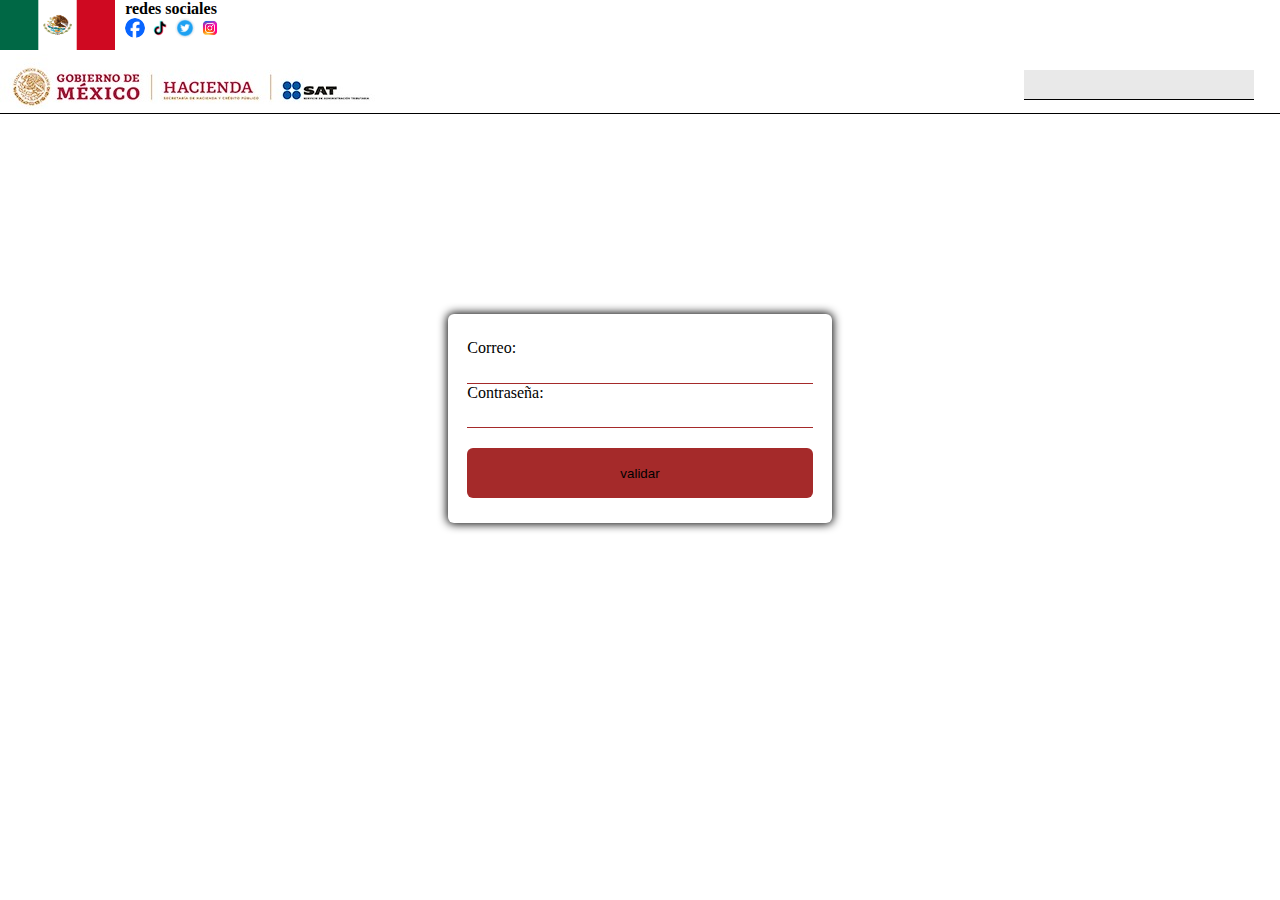
<file: index.html>
<!DOCTYPE html>
<html lang="en">
<head>
    <meta charset="UTF-8">
    <meta name="viewport" content="width=device-width, initial-scale=1.0">
    <link rel="stylesheet" href="main_sat.css">
    <title>Sat</title>
</head>
<body>
    <nav>
        <div class="content-izq">
            <div class="cont-arr">
                <div>
                    <img class="bandera mexico" width="100%" height="50px" src="Flag.png" alt="bandera">
                </div>
                <div class="redes">
                    <h6>redes sociales</h6>
                   <div class="redes-cont">
                     <img src="facebook.png" alt="facebook">
                     <img src="tiktok.jpg" alt="tiktok">
                     <img src="twitter.png" alt="x">
                     <img src="insta.png" alt="insta">
                   </div>
                </div>
            </div>


            <div class="cont-aba">
                <div>
                    <img src="logos.jpeg" alt="logos">
                </div>
            </div>
        </div>



        <div class="content-der">
            <div class="buscador-cont">
                <input type="text" name="buscador" id="buscador" >

            </div>
        </div>
    </nav>
    <div class="container">

        <main>
            <div class="hoja-form">
                <form method="POST" action="validacion.php" id="form_ini">
                    <label for="correo">Correo:</label>
                    <input type="email" name="correo" id="correo">
                    <label for="pass">Contraseña:</label>
                    <input type="password" name="pass" id="pass">
                    <input type="submit" id="submitb" name="submitb" value="validar">
                       <!-- <button onclick="validar_efirma()">validar</button> -->
                </form>
                
            </div>
        </main>
    </div>




    <script src="functions.js"></script>
</body>
</html>
</file>
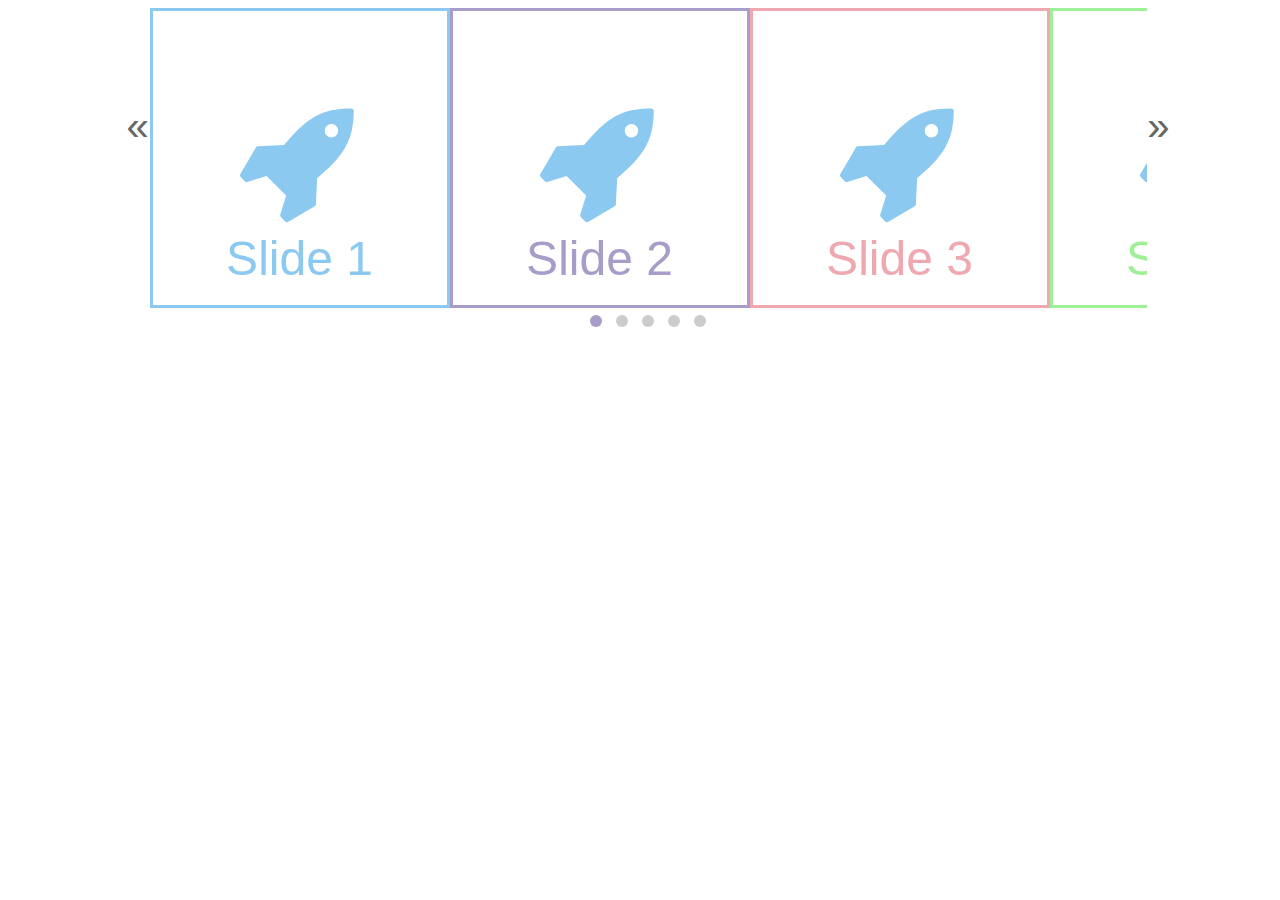
<file: Glider.js-master/index.html>
<!doctype html>
<html>
  <head>
    <meta name="viewport" content="width=device-width, initial-scale=1, shrink-to-fit=no"> <style type="text/css">@-ms-viewport{width:auto!important;}</style>
    <link rel="stylesheet" type="text/css" href="glider.css" />
    <script src="glider.js"></script>
    <script>
      window.addEventListener('load',function(){
        document.querySelector('.glider').addEventListener('glider-slide-visible', function(event){
            var glider = Glider(this);
            console.log('Slide Visible %s', event.detail.slide)
        });
        document.querySelector('.glider').addEventListener('glider-slide-hidden', function(event){
            console.log('Slide Hidden %s', event.detail.slide)
        });
        document.querySelector('.glider').addEventListener('glider-refresh', function(event){
            console.log('Refresh')
        });
        document.querySelector('.glider').addEventListener('glider-loaded', function(event){
            console.log('Loaded')
        });

        window._ = new Glider(document.querySelector('.glider'), {
            slidesToShow: 1, //'auto',
            slidesToScroll: 1,
            itemWidth: 150,
            draggable: true,
            scrollLock: false,
            dots: '#dots',
            rewind: true,
            arrows: {
                prev: '.glider-prev',
                next: '.glider-next'
            },
            responsive: [
                {
                    breakpoint: 800,
                    settings: {
                        slidesToScroll: 'auto',
                        itemWidth: 300,
                        slidesToShow: 'auto',
                        exactWidth: true
                    }
                },
                {
                    breakpoint: 700,
                    settings: {
                        slidesToScroll: 4,
                        slidesToShow: 4,
                        dots: false,
                        arrows: false,
                    }
                },
                {
                    breakpoint: 600,
                    settings: {
                        slidesToScroll: 3,
                        slidesToShow: 3
                    }
                },
                {
                    breakpoint: 500,
                    settings: {
                        slidesToScroll: 2,
                        slidesToShow: 2,
                        dots: false,
                        arrows: false,
                        scrollLock: true
                    }
                }
            ]
        });
      });
    </script>


    <!--
        Used to frame the glider on the page

        Not necessary for Glider.js
    -->
    <style type="text/css">
        * {
            box-sizing: border-box
        }
        html, body {
            width: 100%;
            overflow: hidden;
        }
        .glider-contain {
            width: 90%;
            max-width: 997px;
            margin: 0 auto;
        }
        .glider-slide {
            display: flex;
            justify-content: center;
            align-items: center;
            min-height: 300px;
            border: 3px solid currentColor;
            background-image: url('logo.svg');
            background-size:contain;
            background-repeat: no-repeat;
            background-position: center;

        }
        .glider-slide img {
            width: 100%;
        }
        .glider-slide .slide-title {
            font-family: Inter, Roboto, 'Helvetica Neue', 'Arial Nova', 'Nimbus Sans', Arial, sans-serif;
            /* https://modernfontstacks.com/ */
            font-size: 3rem;
            position: relative;
            top: 100px;
        }

        .glider-slide:nth-child(4n+1){
            color:#8cc9f0;
        }
        .glider-slide:nth-child(4n+2) {
            color:#a89cc8;
        }
        .glider-slide:nth-child(4n+3) {
            color:#efa8b0;
        }
        .glider-slide:nth-child(4n) {
            color:#9ef096;
        }
     

        
    </style>
  </head>
  <body>
    <div class="glider-contain">
        <div class="glider">
            <div><span class="slide-title">Slide 1</span></div>
            <div><span class="slide-title">Slide 2</span></div>
            <div><span class="slide-title">Slide 3</span></div>
            <div><span class="slide-title">Slide 4</span></div>
            <div><span class="slide-title">Slide 5</span></div>
            <div><span class="slide-title">Slide 6</span></div>
            <div><span class="slide-title">Slide 7</span></div>
            <div><span class="slide-title">Slide 8</span></div>
            <div><span class="slide-title">Slide 9</span></div>
            <div><span class="slide-title">Slide 10</span></div>
            <div><span class="slide-title">Slide 11</span></div>
            <div><span class="slide-title">Slide 12</span></div>
            <div><span class="slide-title">Slide 13</span></div>
            <div><span class="slide-title">Slide 14</span></div>
            <div><span class="slide-title">Slide 15</span></div>
            <div><span class="slide-title">Slide 16</span></div>
        </div>
        <button class="glider-prev">&laquo;</button>
        <button class="glider-next">&raquo;</button>
        <div id="dots"></div>
    </div>
  </body>
</html>
</file>
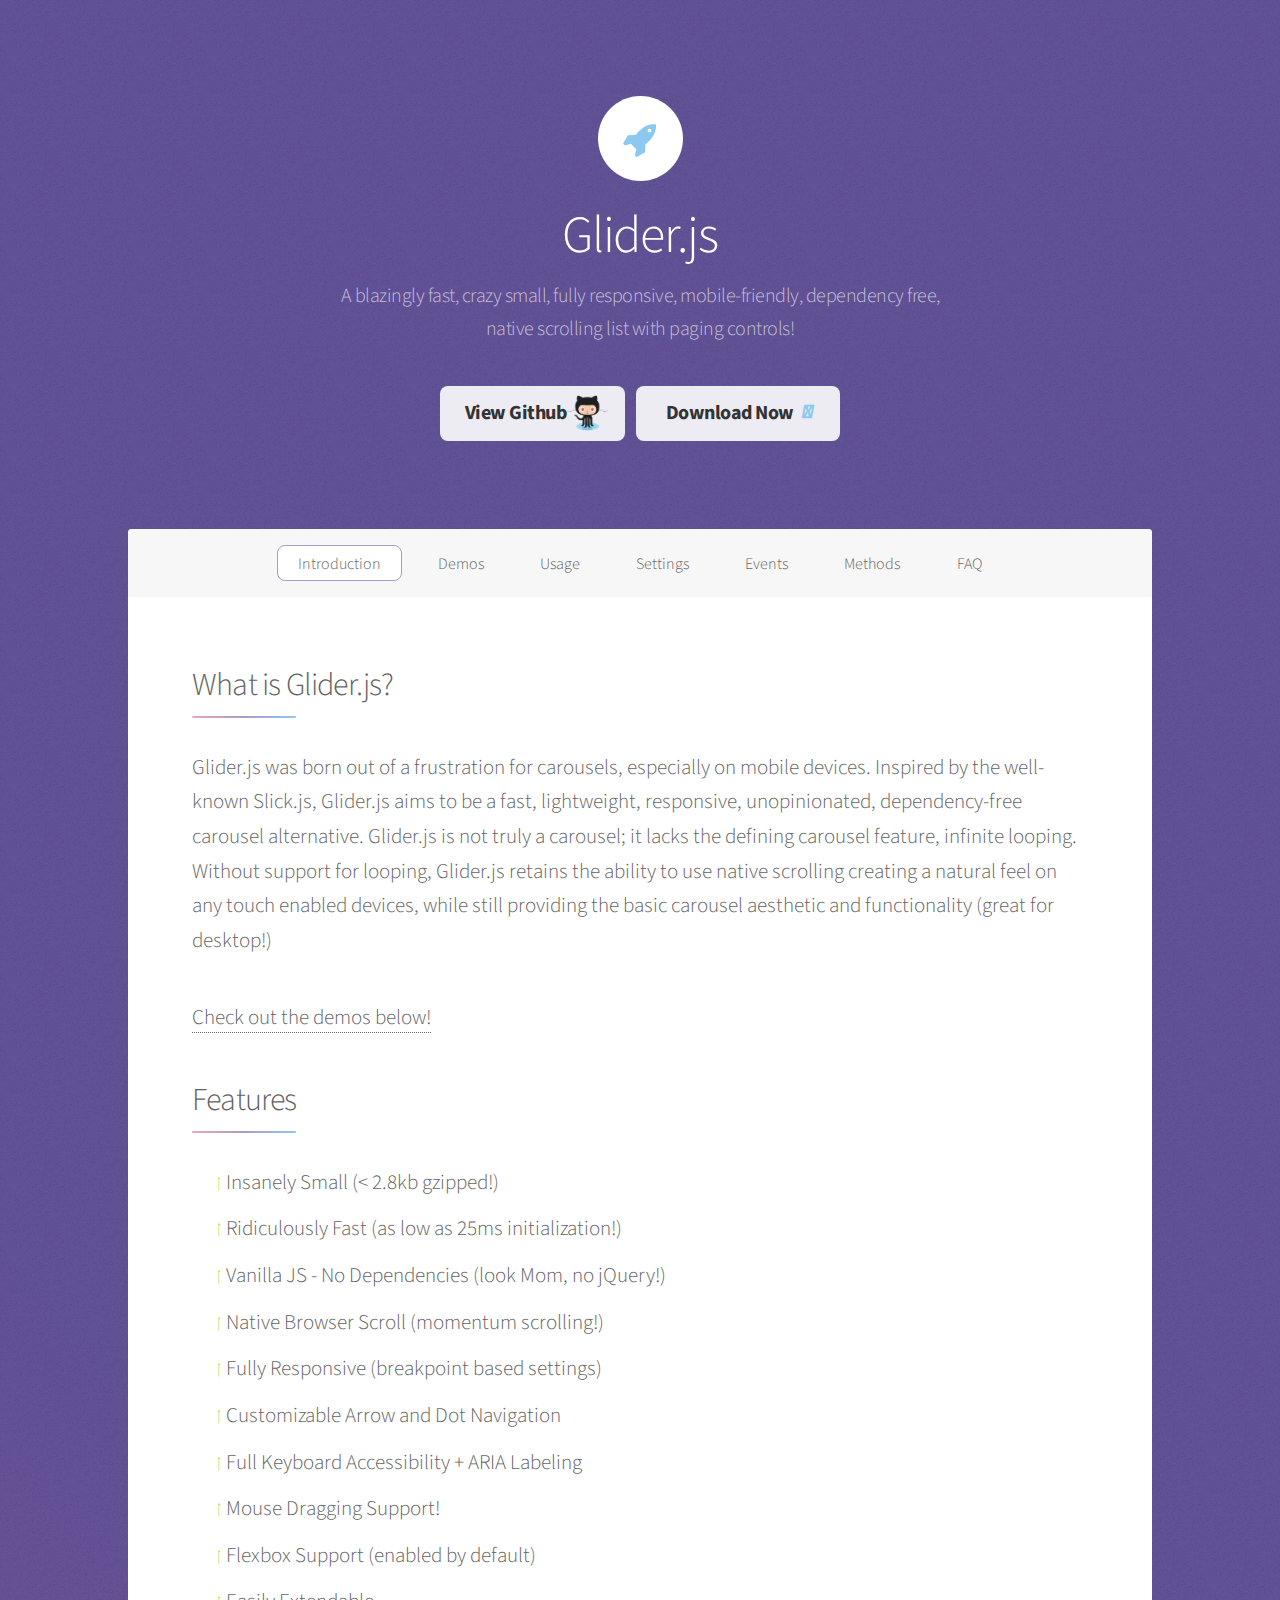
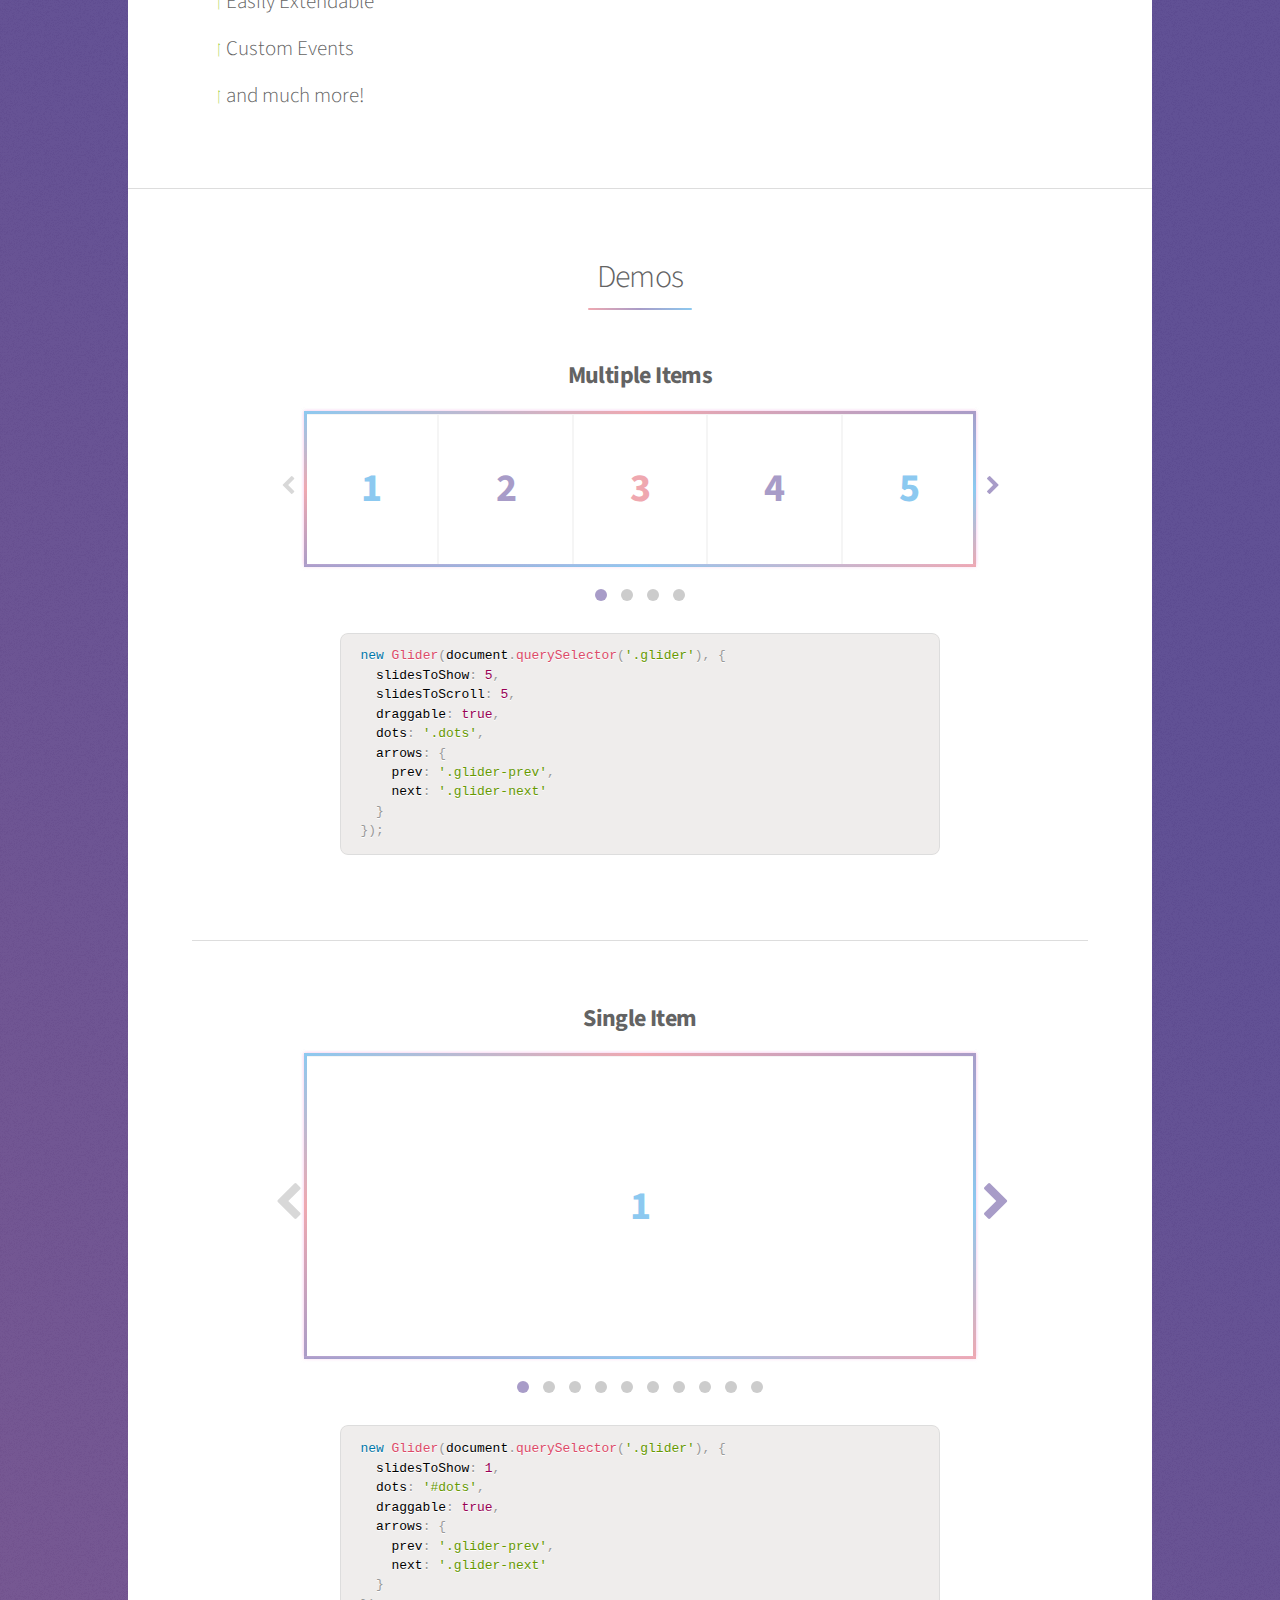
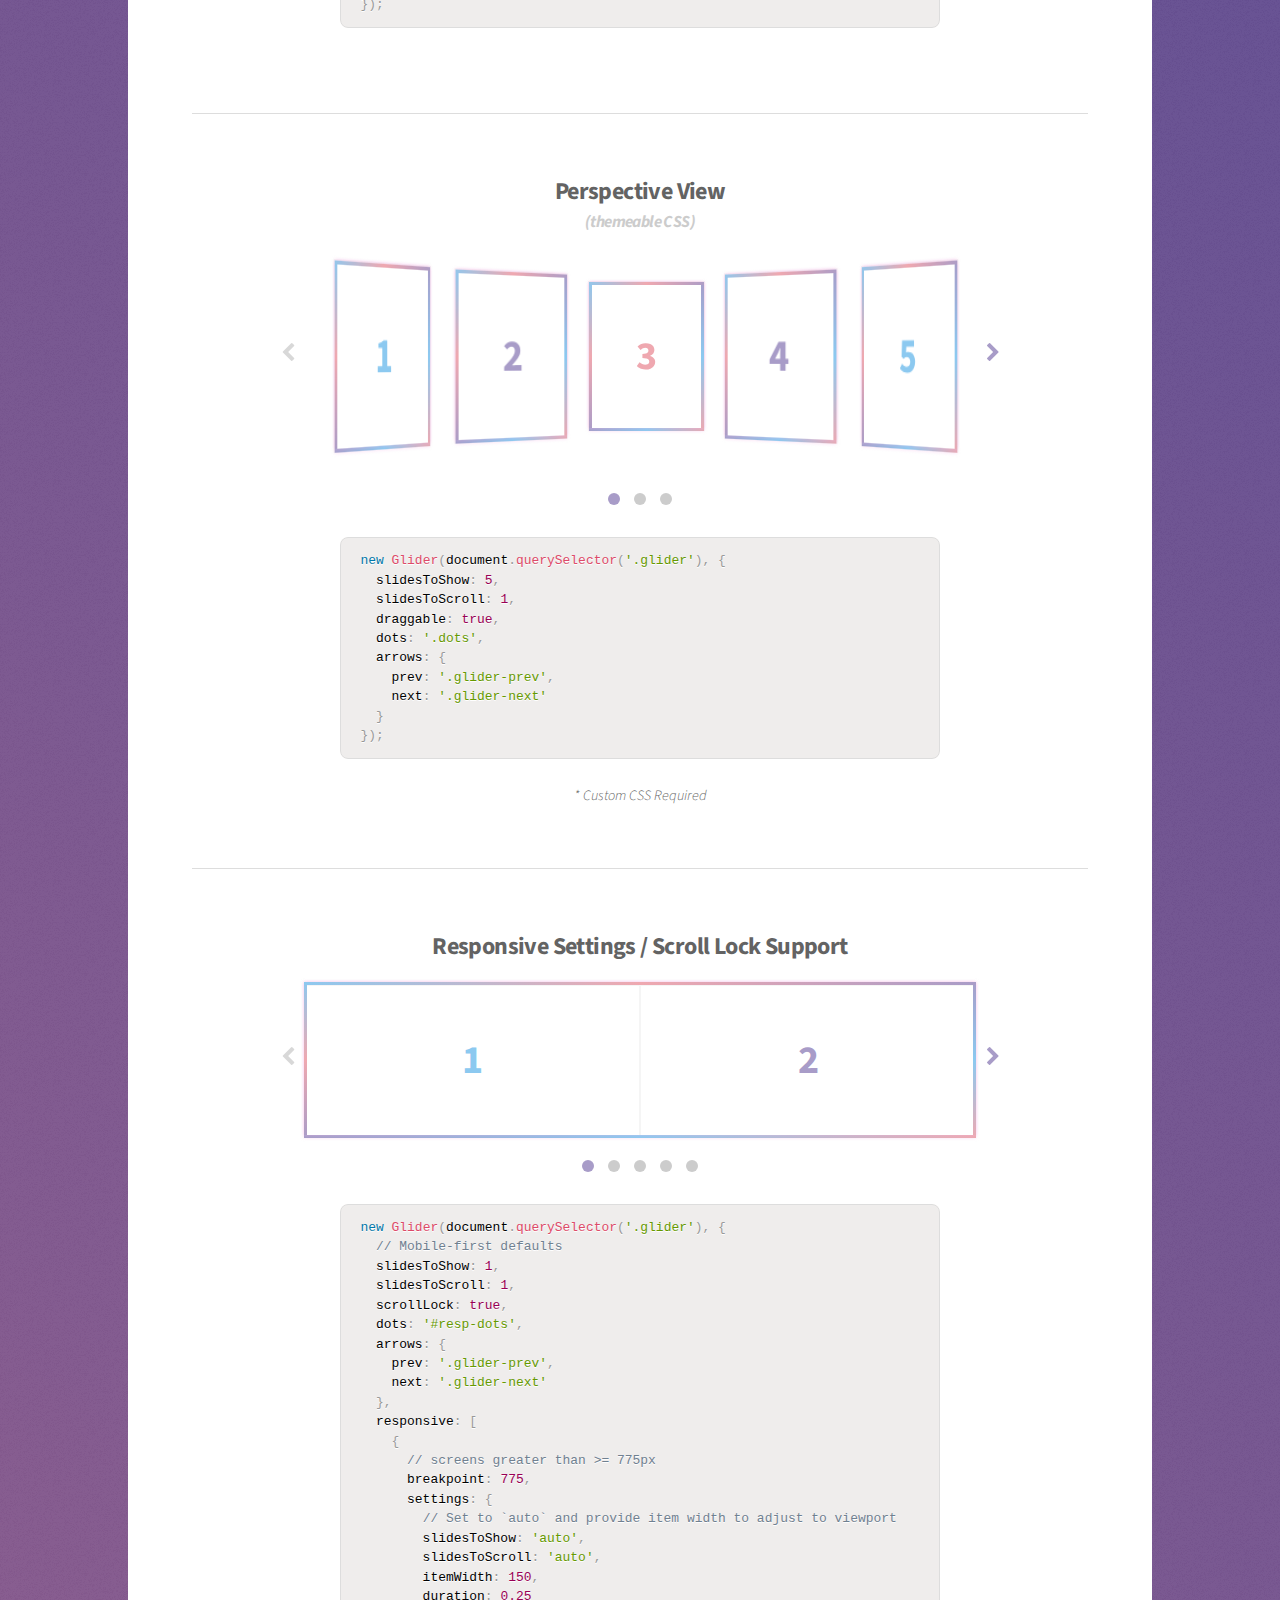
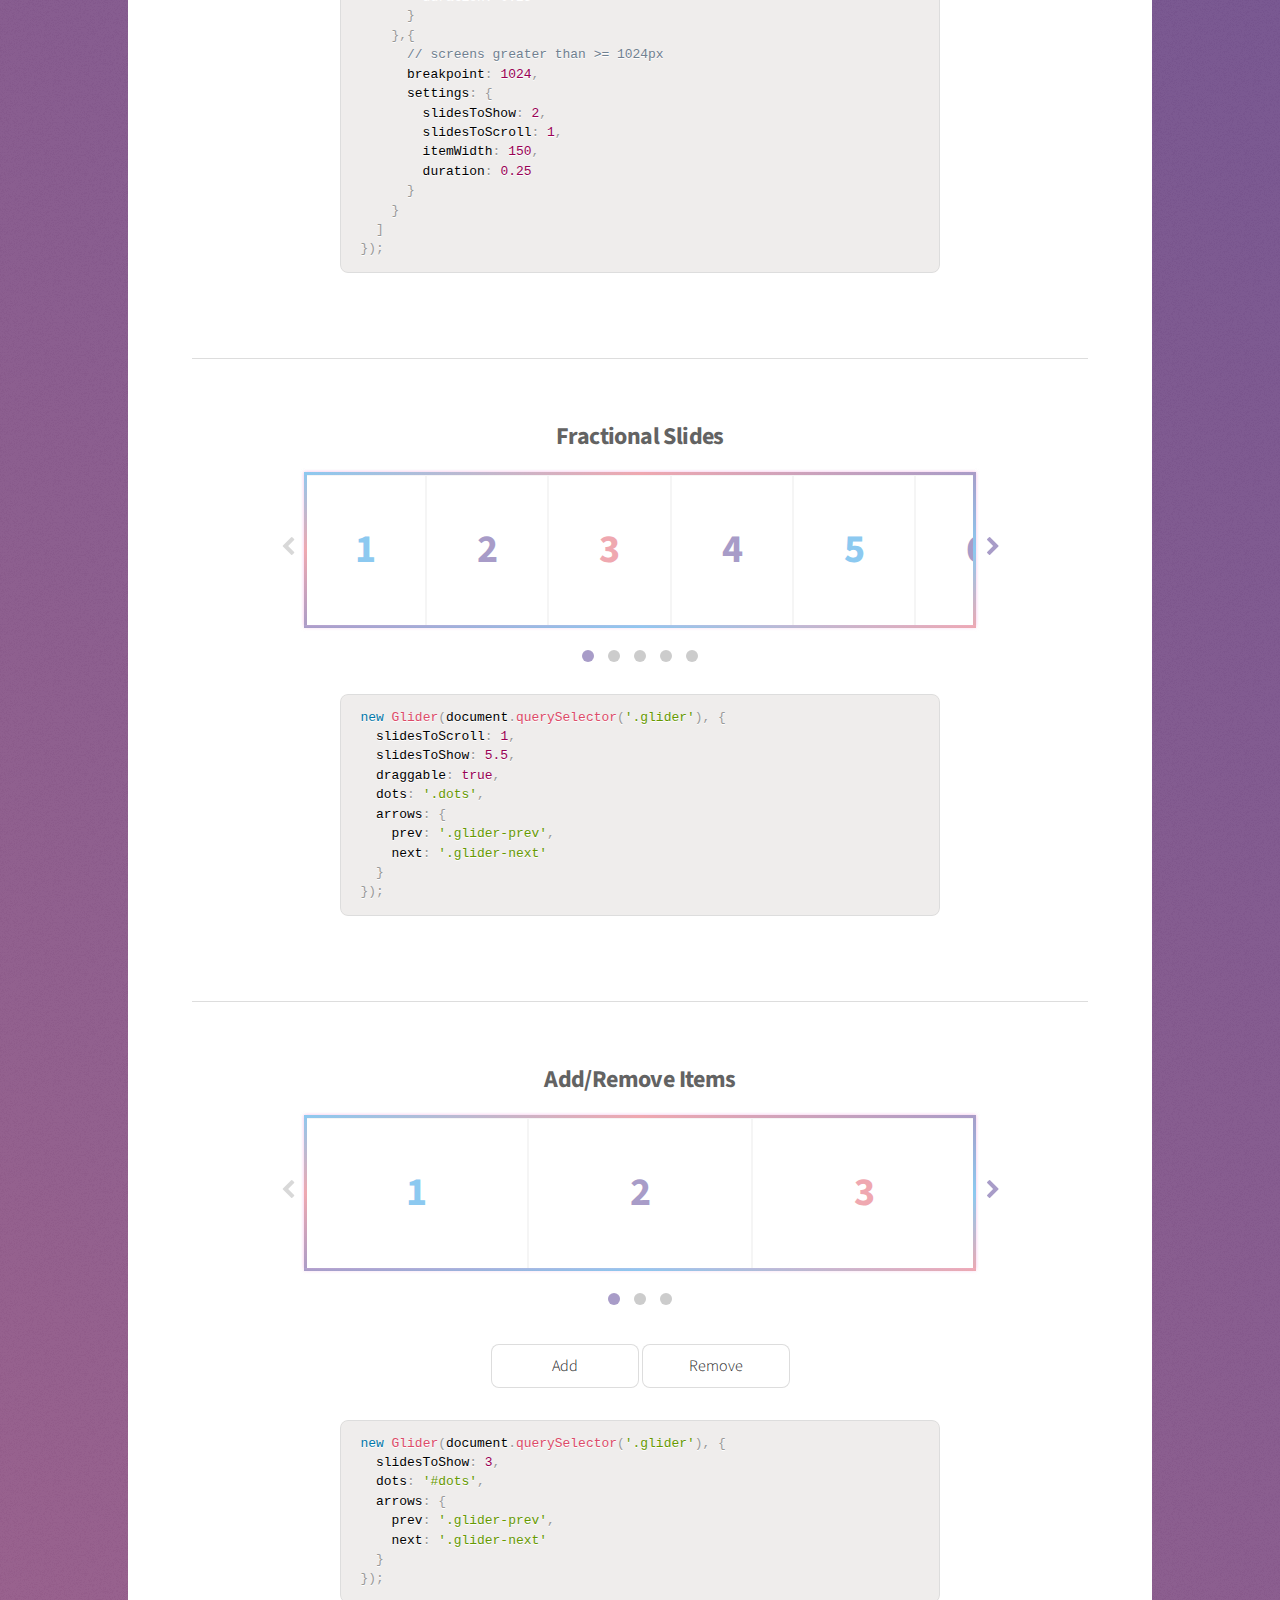
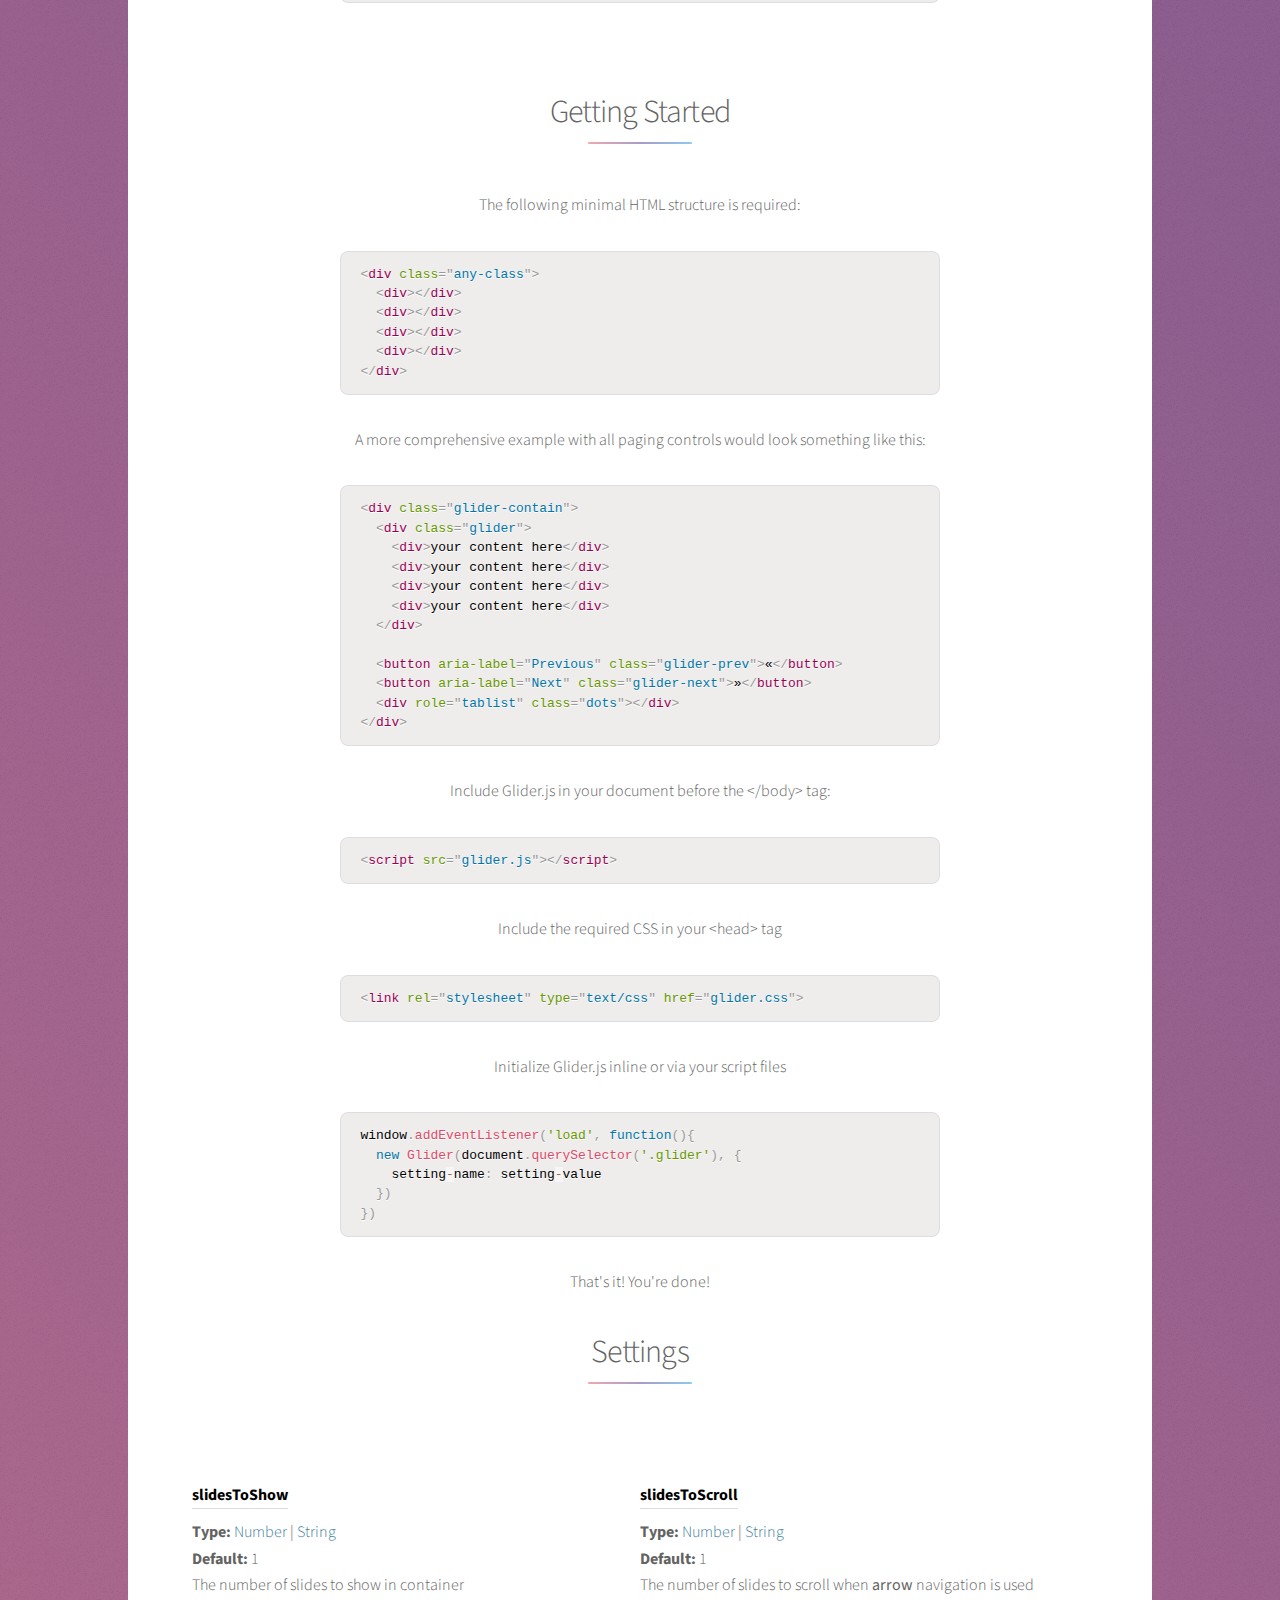
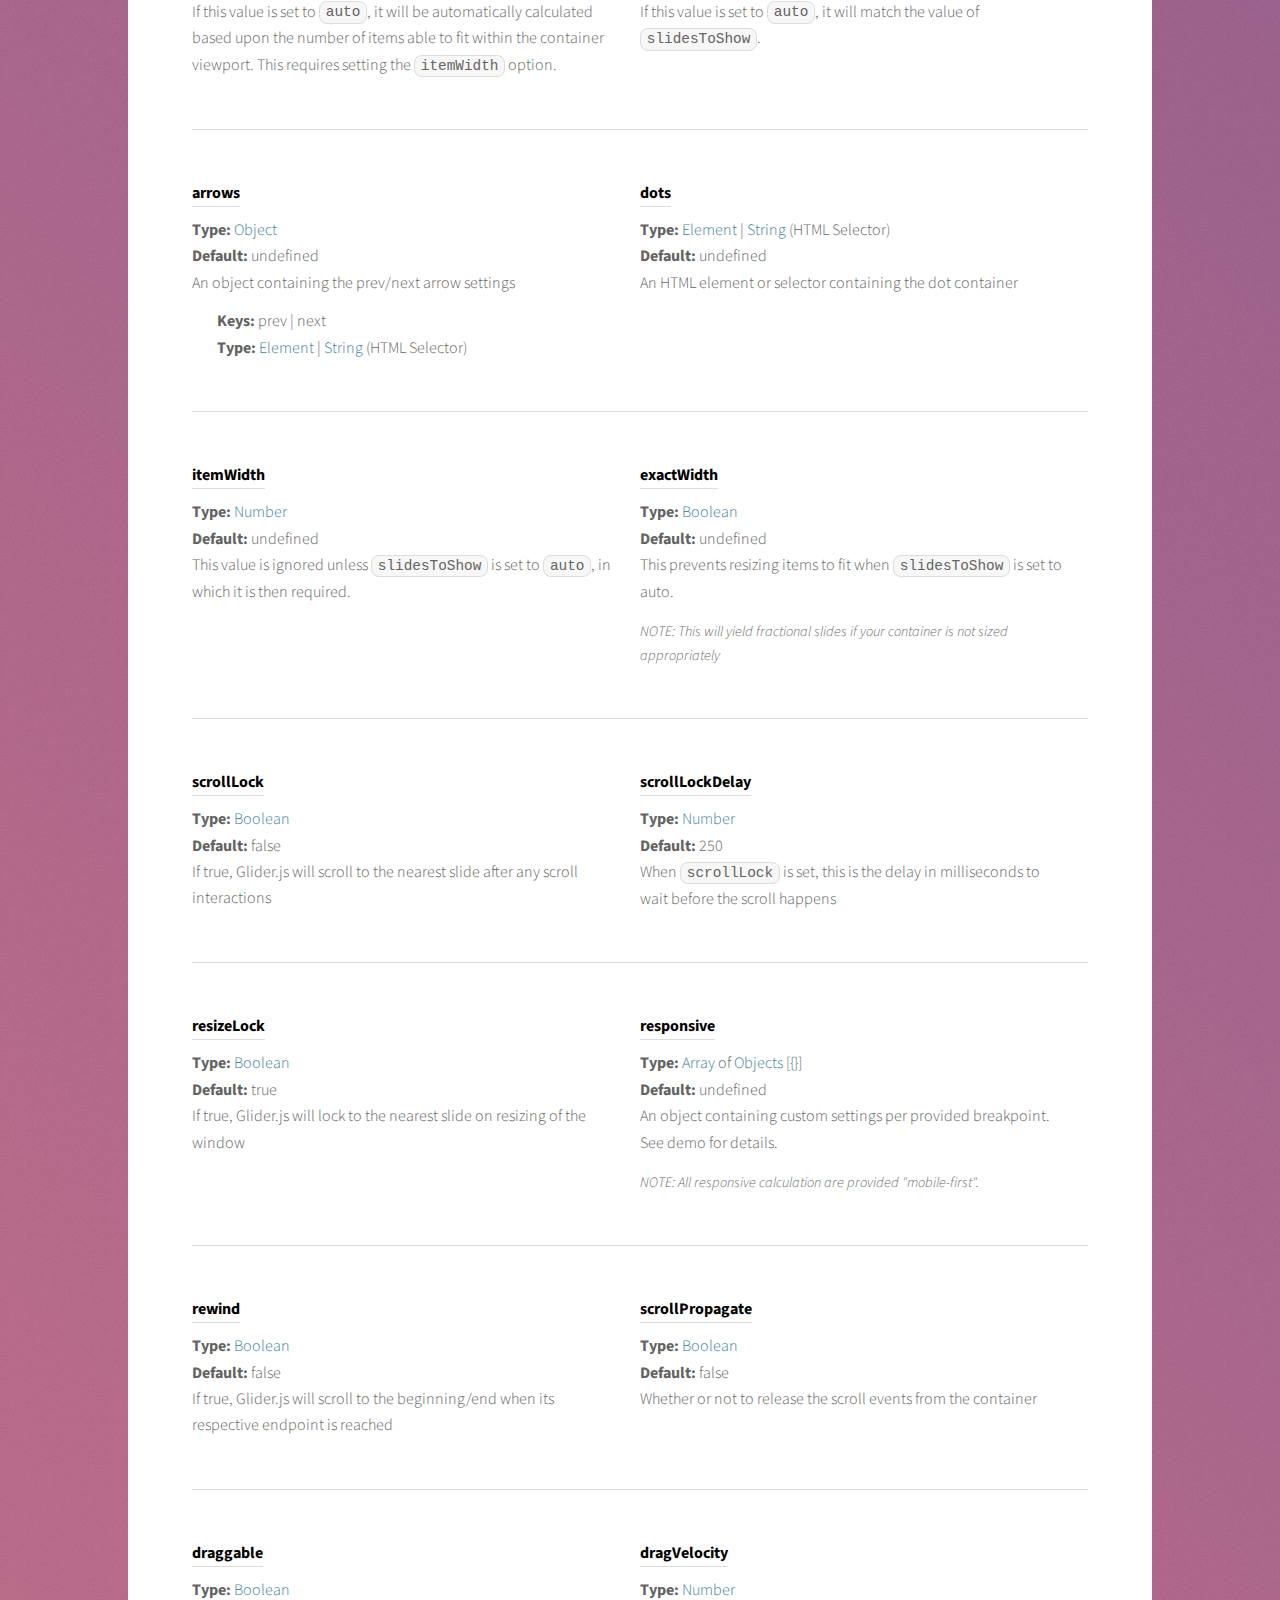
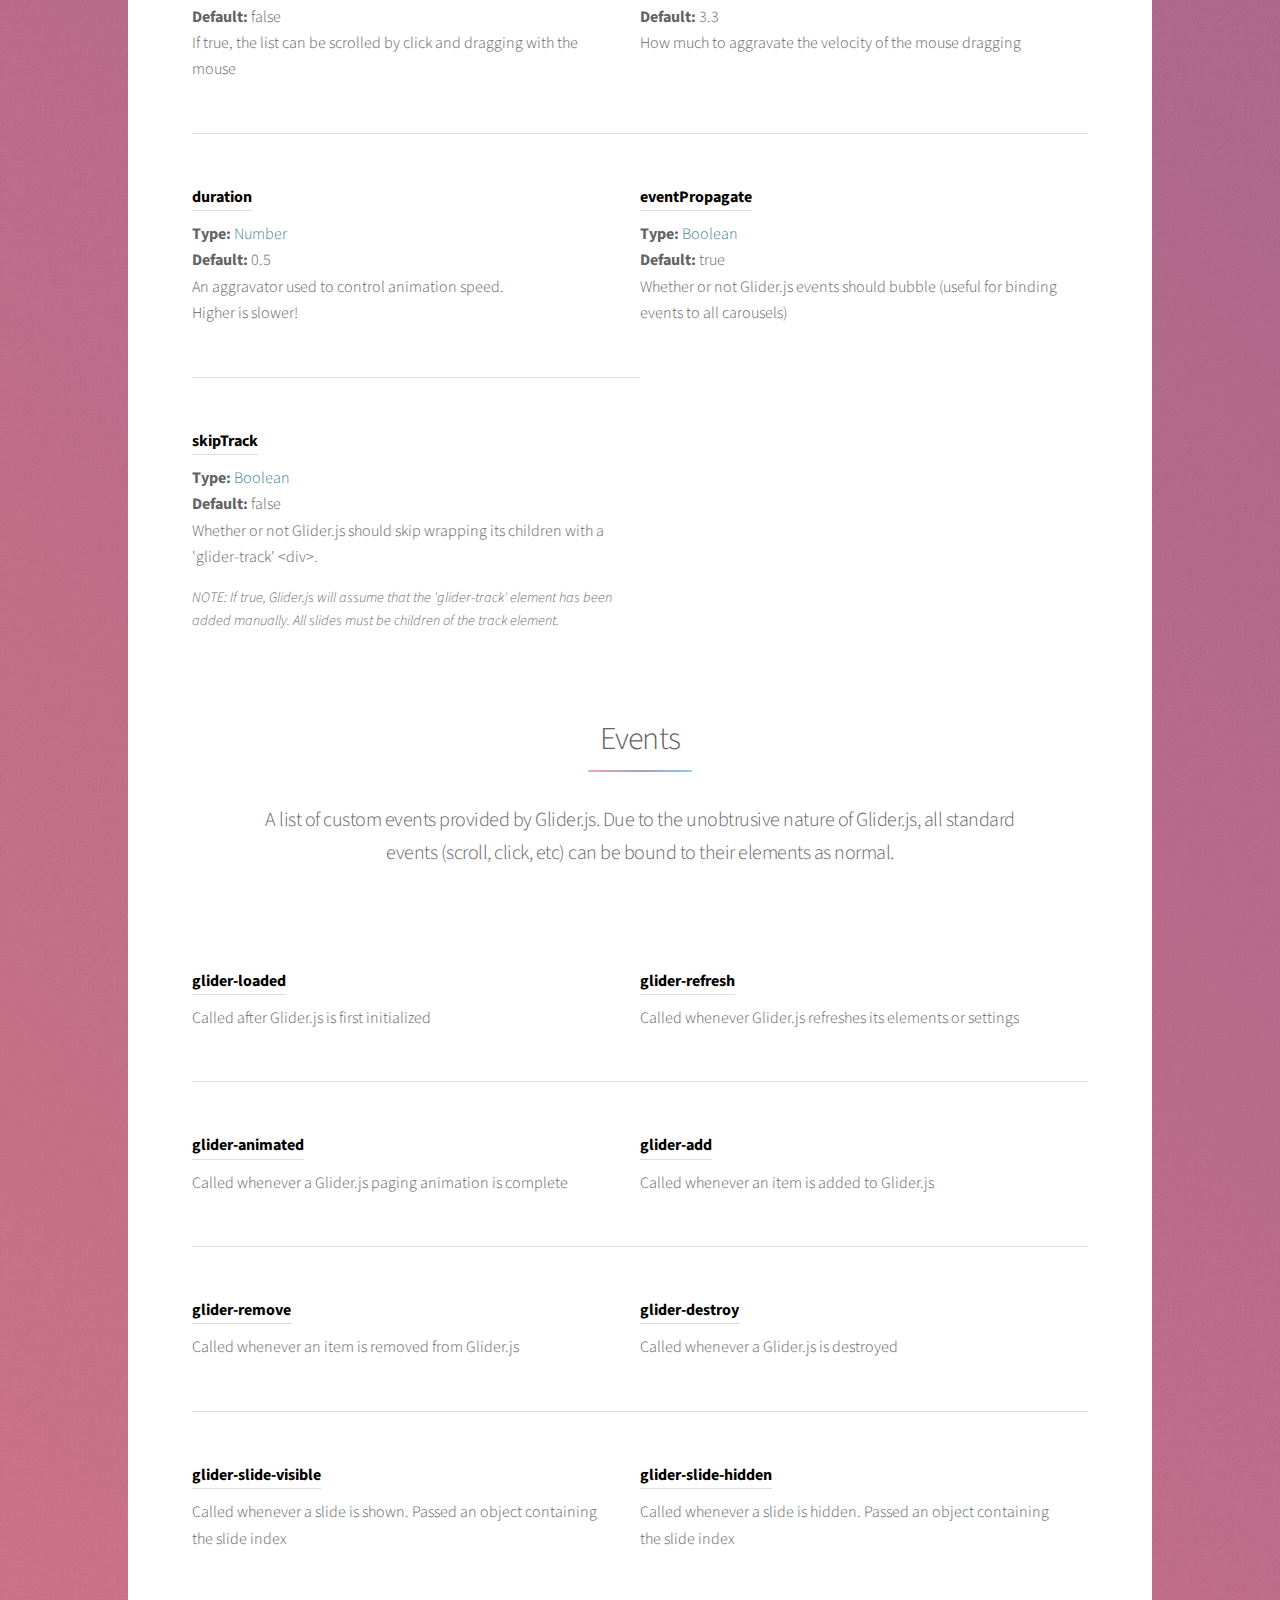
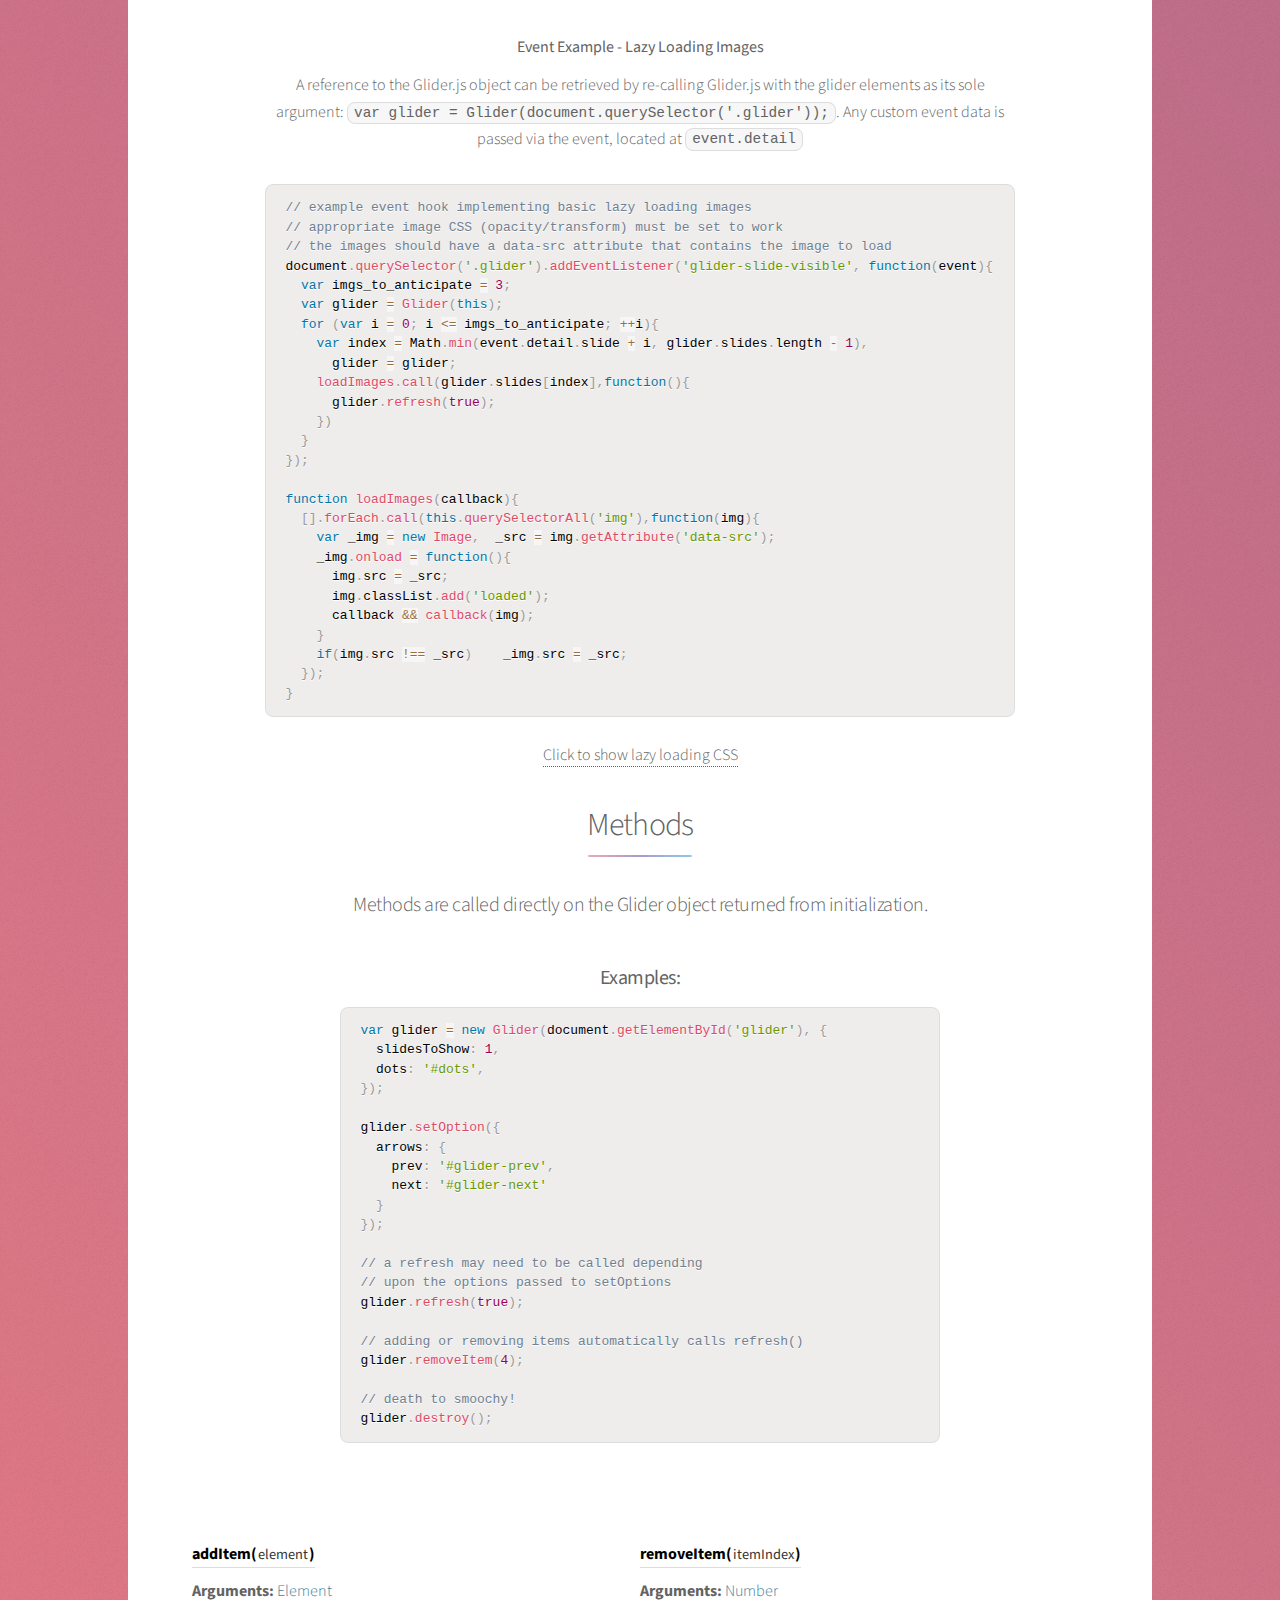
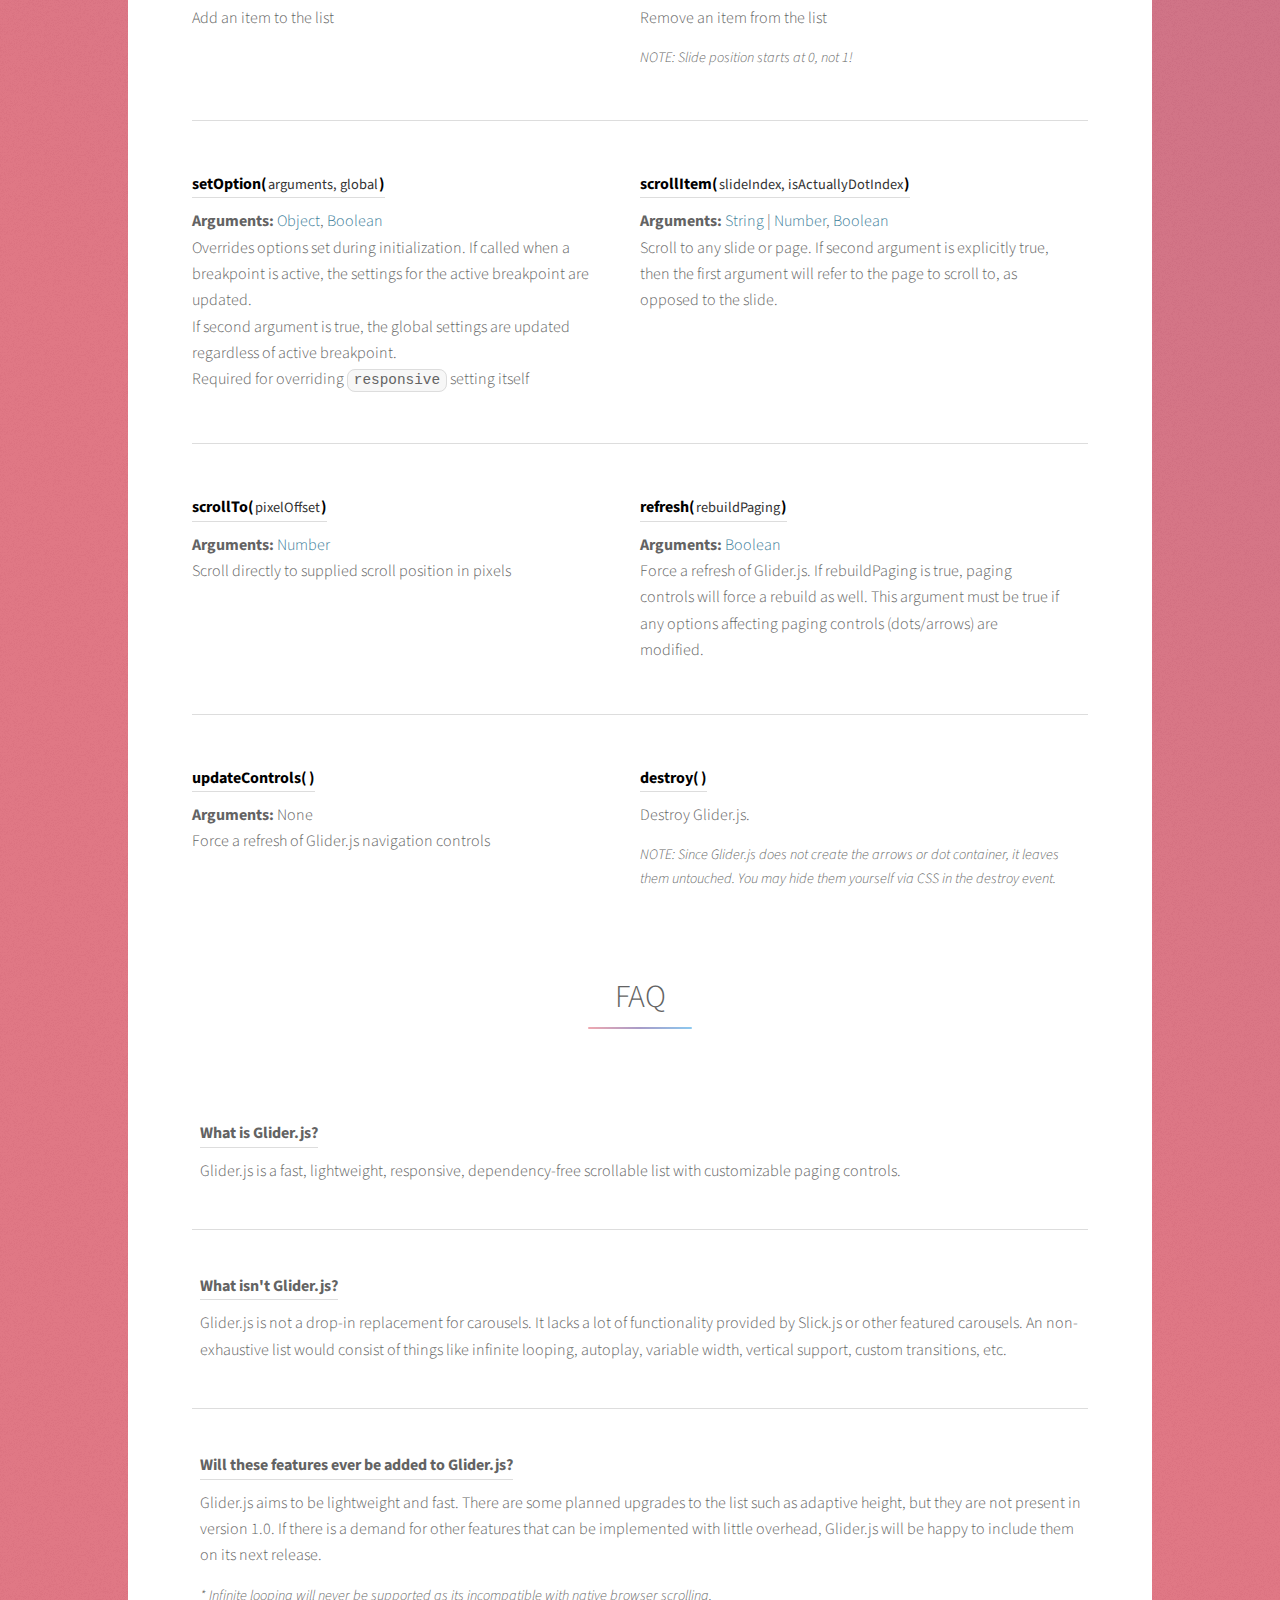
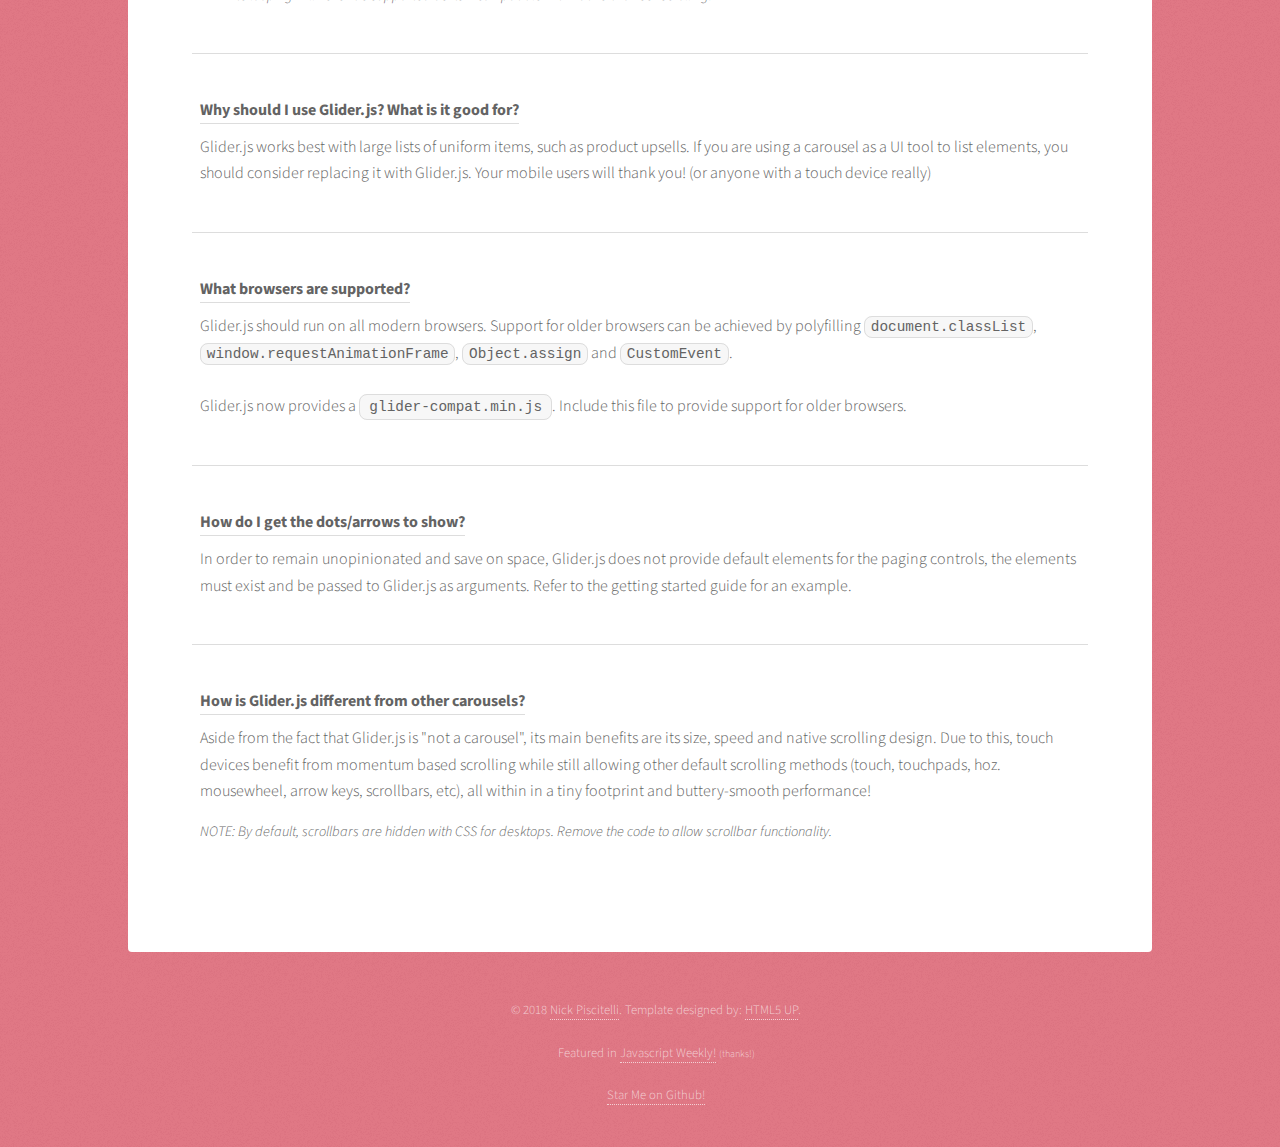
<file: Glider.js-master/docs/index.html>
<!DOCTYPE HTML>
<html>
<head>
  <!--

    _____ __ _     __                _
   / ___// /(_)___/ /___  ____      (_)___
  / (_ // // // _  // -_)/ __/_    / /(_-<
  \___//_//_/ \_,_/ \__//_/  (_)__/ //___/
                               |___/

  Version: 1.5
  Author: Nick Piscitelli (pickykneee)
  Website: https://nickpiscitelli.com
  License: MIT License
  Release Date: October 25th, 2018

  -->
  <title>Glider.js - A fast, lightweight carousel alternative</title>
  <meta charset="utf-8" />
  <link rel="shortcut icon" href="favicon.ico" type="image/x-icon" />
  <meta name='viewport' content='width=device-width, initial-scale=1.0, maximum-scale=1.0, user-scalable=0' />
  <link rel="canonical" href="https://nickpiscitelli.github.io/Glider.js/" />
  <link rel="stylesheet" href="https://use.fontawesome.com/releases/v5.4.1/css/all.css" integrity="sha384-5sAR7xN1Nv6T6+dT2mhtzEpVJvfS3NScPQTrOxhwjIuvcA67KV2R5Jz6kr4abQsz" crossorigin="anonymous">
  <link rel="stylesheet" href="assets/css/prism.css" />
  <link rel="stylesheet" href="assets/css/main.css" />
  <link rel="canonical" href="https://nickpiscitelli.github.io/Glider.js" />
  <noscript>
    <link rel="stylesheet" href="assets/css/noscript.css" />
  </noscript>
  <script src="assets/js/glider-compat.min.js"></script>
  <script src="assets/js/glider.min.js"></script>
</head>

<body class="is-preload">

  <!-- Wrapper -->
  <div id="wrapper">

    <!-- Header -->
    <header id="header" class="alt">
      <span class="logo"><img src="images/logo.svg" alt="" /></span>
      <h1>Glider.js</h1>
      <p>
        A blazingly fast, crazy small, fully responsive, mobile-friendly, dependency free,
        native scrolling list with paging controls!
      </p>
      <p>
        <a href="https://github.com/NickPiscitelli/Glider.js" class="button github">
          <img class="octo" src="images/octo.png" > <span class="mobileHide">View</span> Github
        </a>
        &nbsp;
        <a onclick="ga('send','event','Download Button');" href="https://github.com/NickPiscitelli/Glider.js/archive/master.zip" class="button">
          Download <span class="mobileHide">Now</span>
        <i class="zip fas fa-download dl-icon"></i>
        </a>
      </p>
    </header>

    <!-- Nav -->
    <nav id="nav">
      <ul>
        <li><a href="#intro" class="active">Introduction</a></li>
        <li><a href="#demos">Demos</a></li>
        <li><a href="#usage">Usage</a></li>
        <li><a href="#settings">Settings</a></li>
        <li><a href="#events">Events</a></li>
        <li><a href="#methods">Methods</a></li>
        <li><a href="#faq">FAQ</a></li>
      </ul>
    </nav>
    <!-- Main -->
    <div id="main">
      <!-- Introduction -->
      <section id="intro" class="main">
        <div class="spotlight">
          <div class="content">
            <header class="major">
              <h2>What is Glider.js?</h2>
            </header>
            <p>
              Glider.js was born out of a frustration for carousels, especially on mobile devices. Inspired by the well-known Slick.js, Glider.js aims
              to be a fast, lightweight, responsive, unopinionated, dependency-free carousel alternative. Glider.js is not truly a carousel; it lacks
              the defining carousel feature, infinite looping. Without support for looping, Glider.js retains the ability to use native scrolling creating
              a natural feel on any touch enabled devices, while still providing the basic carousel aesthetic and functionality (great for desktop!)
            </p>
            <p>
              <a href="#demos" class="smooth-scroll">Check out the demos below!</a>
            </p>

            <header class="major">
              <h2>Features</h2>
            </header>
            <ul class="script-features">
              <li><i class="fas fa-check"></i>Insanely Small (&lt; 2.8kb gzipped!)</li>
              <li><i class="fas fa-check"></i>Ridiculously Fast (as low as 25ms initialization!)</li>
              <li><i class="fas fa-check"></i>Vanilla JS - No Dependencies (look Mom, no jQuery!)</li>
              <li><i class="fas fa-check"></i>Native Browser Scroll (momentum scrolling!)</li>
              <li><i class="fas fa-check"></i>Fully Responsive (breakpoint based settings)</li>
              <li><i class="fas fa-check"></i>Customizable Arrow and Dot Navigation</li>
              <li><i class="fas fa-check"></i>Full Keyboard Accessibility + ARIA Labeling</li>
              <li><i class="fas fa-check"></i>Mouse Dragging Support!</li>
              <li><i class="fas fa-check"></i>Flexbox Support (enabled by default)</li>
              <li><i class="fas fa-check"></i>Easily Extendable</li>
              <li><i class="fas fa-check"></i>Custom Events</li>
              <li><i class="fas fa-check"></i>and much more!</li>
            </ul>
          </div>
        </div>
      </section>

      <!-- First Section -->
      <section id="demos" class="main special">
        <header class="major">
          <h2>Demos</h2>
        </header>

        <div class="demo first">
          <h2>Multiple Items</h2>
          <div data-name="Multiple Item" class="glider-contain multiple">
            <div class="gradient-border-bottom">
              <div class="gradient-border">
                <div class="glider" id="glider-double">
                  <div><h1>1</h1></div>
                  <div><h1>2</h1></div>
                  <div><h1>3</h1></div>
                  <div><h1>4</h1></div>
                  <div><h1>5</h1></div>
                  <div><h1>6</h1></div>
                  <div><h1>7</h1></div>
                  <div><h1>8</h1></div>
                  <div><h1>9</h1></div>
                  <div><h1>10</h1></div>
                  <div><h1>11</h1></div>
                  <div><h1>12</h1></div>
                  <div><h1>13</h1></div>
                  <div><h1>14</h1></div>
                  <div><h1>15</h1></div>
                  <div><h1>16</h1></div>
                  <div><h1>17</h1></div>
                  <div><h1>18</h1></div>
                </div>
              </div>
            </div>
            <button role="button" aria-label="Previous" class="glider-prev" id="glider-prev-2"><i class="fa fa-chevron-left"></i></i></button>
            <button role="button" aria-label="Next" class="glider-next" id="glider-next-2"><i class="fa fa-chevron-right"></i></i></button>
            <div id="dots2"></div>
          </div>
          <script>
            window.addEventListener('load', function () {
              window.glides = new Glider(document.getElementById('glider-double'), {
                slidesToShow: 5,
                slidesToScroll: 5,
                draggable: true,
                dots: '#dots2',
                arrows: {
                  prev: '#glider-prev-2',
                  next: '#glider-next-2'
                }
              })
            });
          </script>
          <pre class="line-numbers language-javascript">
            <code class="line-numbers language-javascript">
              new Glider(document.querySelector('.glider'), {
                slidesToShow: 5,
                slidesToScroll: 5,
                draggable: true,
                dots: '.dots',
                arrows: {
                  prev: '.glider-prev',
                  next: '.glider-next'
                }
              });
            </code>
          </pre>
        </div>


        <div class="demo">
          <h2>Single Item</h2>
          <div data-name="Single Item" class="glider-contain">
            <div class="gradient-border-bottom">
              <div class="gradient-border">
                <div class="glider" id="glider-single">
                  <div><h1>1</h1></div>
                  <div><h1>2</h1></div>
                  <div><h1>3</h1></div>
                  <div><h1>4</h1></div>
                  <div><h1>5</h1></div>
                  <div><h1>6</h1></div>
                  <div><h1>7</h1></div>
                  <div><h1>8</h1></div>
                  <div><h1>9</h1></div>
                  <div><h1>10</h1></div>
                </div>
              </div>
            </div>
            <button role="button" aria-label="Previous" class="glider-prev" id="glider-prev"><i class="fa fa-chevron-left"></i></i></button>
            <button role="button" aria-label="Next" class="glider-next" id="glider-next"><i class="fa fa-chevron-right"></i></i></button>
            <div id="dots"></div>
          </div>
          <script>
            window.addEventListener('load', function(){
              new Glider(document.getElementById('glider-single'), {
                slidesToShow: 1,
                dots: '#dots',
                draggable: true,
                arrows: {
                  prev: '#glider-prev',
                  next: '#glider-next'
                },
                easing: function (x, t, b, c, d) {
                  return c*(t/=d)*t + b;
                }
              });
            });
          </script>

          <pre class="line-numbers language-javascript">
            <code class="line-numbers language-javascript">
              new Glider(document.querySelector('.glider'), {
                slidesToShow: 1,
                dots: '#dots',
                draggable: true,
                arrows: {
                  prev: '.glider-prev',
                  next: '.glider-next'
                }
              });
            </code>
          </pre>
        </div>

        <div class="demo persp">
          <h2>Perspective View<span class="aside">(themeable CSS)</span></h2>
          <div data-name="Perspective View" class="glider-contain multiple">
            <div class="glider glider-persp" id="glider-persp">
              <div><div class="gradient-border-bottom"><div class="gradient-border"><h1>1</h1></div></div></div>
              <div><div class="gradient-border-bottom"><div class="gradient-border"><h1>2</h1></div></div></div>
              <div><div class="gradient-border-bottom"><div class="gradient-border"><h1>3</h1></div></div></div>
              <div><div class="gradient-border-bottom"><div class="gradient-border"><h1>4</h1></div></div></div>
              <div><div class="gradient-border-bottom"><div class="gradient-border"><h1>5</h1></div></div></div>
              <div><div class="gradient-border-bottom"><div class="gradient-border"><h1>6</h1></div></div></div>
              <div><div class="gradient-border-bottom"><div class="gradient-border"><h1>7</h1></div></div></div>
              <div><div class="gradient-border-bottom"><div class="gradient-border"><h1>8</h1></div></div></div>
              <div><div class="gradient-border-bottom"><div class="gradient-border"><h1>9</h1></div></div></div>
              <div><div class="gradient-border-bottom"><div class="gradient-border"><h1>10</h1></div></div></div>
              <div><div class="gradient-border-bottom"><div class="gradient-border"><h1>11</h1></div></div></div>
              <div><div class="gradient-border-bottom"><div class="gradient-border"><h1>12</h1></div></div></div>
              <div><div class="gradient-border-bottom"><div class="gradient-border"><h1>13</h1></div></div></div>
              <div><div class="gradient-border-bottom"><div class="gradient-border"><h1>14</h1></div></div></div>
              <div><div class="gradient-border-bottom"><div class="gradient-border"><h1>15</h1></div></div></div>
            </div>
            <button role="button" aria-label="Previous" class="glider-prev" id="glider-prev-per"><i class="fa fa-chevron-left"></i></i></button>
            <button role="button" aria-label="Next" class="glider-next" id="glider-next-per"><i class="fa fa-chevron-right"></i></i></button>
            <div id="dots-per"></div>
          </div>
          <script>
            window.addEventListener('load', function () {
              window.glides = new Glider(document.getElementById('glider-persp'), {
                slidesToShow: 5,
                slidesToScroll: 1,
                draggable: true,
                dots: '#dots-per',
                arrows: {
                  prev: '#glider-prev-per',
                  next: '#glider-next-per'
                }
              })
            });
          </script>
          <pre class="line-numbers language-javascript">
            <code class="line-numbers language-javascript">
              new Glider(document.querySelector('.glider'), {
                slidesToShow: 5,
                slidesToScroll: 1,
                draggable: true,
                dots: '.dots',
                arrows: {
                  prev: '.glider-prev',
                  next: '.glider-next'
                }
              });
            </code>
          </pre>
          <span class="aside">* Custom CSS Required</span>
        </div>
        <div class="demo">
          <h2>Responsive Settings / Scroll Lock Support</h2>
          <div data-name="Responsive Settings" class="glider-contain multiple">
            <div class="gradient-border-bottom">
              <div class="gradient-border">
                <div class="glider" id="glider-resp">
                  <div><h1>1</h1></div>
                  <div><h1>2</h1></div>
                  <div><h1>3</h1></div>
                  <div><h1>4</h1></div>
                  <div><h1>5</h1></div>
                  <div><h1>6</h1></div>
                  <div><h1>7</h1></div>
                  <div><h1>8</h1></div>
                  <div><h1>9</h1></div>
                  <div><h1>10</h1></div>
                </div>
              </div>
            </div>
            <button role="button" aria-label="Previous" class="glider-prev" id="glider-prev-resp"><i class="fa fa-chevron-left"></i></i></button>
            <button role="button" aria-label="Next" class="glider-next" id="glider-next-resp"><i class="fa fa-chevron-right"></i></i></button>
            <div id="resp-dots"></div>
          </div>
          <script>
            window.addEventListener('load',function(){
              new Glider(document.querySelector('#glider-resp'), {
                // Mobile-first defaults
                slidesToShow: 1,
                slidesToScroll: 1,
                scrollLock: true,
                dots: '#resp-dots',
                arrows: {
                  prev: '#glider-prev-resp',
                  next: '#glider-next-resp'
                },
                responsive: [
                  {
                    breakpoint: 775,
                    settings: {
                      slidesToShow: 'auto',
                      slidesToScroll: 'auto',
                      itemWidth: 150,
                      duration: 0.25
                    }
                  },{
                    breakpoint: 1024,
                    settings: {
                      slidesToShow: 2,
                      slidesToScroll: 1,
                      itemWidth: 150,
                      duration: 0.25
                    }
                  }
                ]
              })
            });
          </script>

          <pre class="line-numbers language-javascript">
            <code class="line-numbers language-javascript">
              new Glider(document.querySelector('.glider'), {
                // Mobile-first defaults
                slidesToShow: 1,
                slidesToScroll: 1,
                scrollLock: true,
                dots: '#resp-dots',
                arrows: {
                  prev: '.glider-prev',
                  next: '.glider-next'
                },
                responsive: [
                  {
                    // screens greater than >= 775px
                    breakpoint: 775,
                    settings: {
                      // Set to `auto` and provide item width to adjust to viewport
                      slidesToShow: 'auto',
                      slidesToScroll: 'auto',
                      itemWidth: 150,
                      duration: 0.25
                    }
                  },{
                    // screens greater than >= 1024px
                    breakpoint: 1024,
                    settings: {
                      slidesToShow: 2,
                      slidesToScroll: 1,
                      itemWidth: 150,
                      duration: 0.25
                    }
                  }
                ]
              });
            </code>
          </pre>
        </div>

        <div class="demo">
          <h2>Fractional Slides</h2>
          <div data-name="Fractional Slides" class="glider-contain multiple">
            <div class="gradient-border-bottom">
              <div class="gradient-border">
                <div class="glider" id="glider-cut">
                  <div><h1>1</h1></div>
                  <div><h1>2</h1></div>
                  <div><h1>3</h1></div>
                  <div><h1>4</h1></div>
                  <div><h1>5</h1></div>
                  <div><h1>6</h1></div>
                  <div><h1>7</h1></div>
                  <div><h1>8</h1></div>
                  <div><h1>9</h1></div>
                  <div><h1>10</h1></div>
                  <div><h1>11</h1></div>
                  <div><h1>12</h1></div>
                  <div><h1>13</h1></div>
                  <div><h1>14</h1></div>
                  <div><h1>15</h1></div>
                  <div><h1>16</h1></div>
                  <div><h1>17</h1></div>
                  <div><h1>18</h1></div>
                  <div><h1>19</h1></div>
                  <div><h1>20</h1></div>
                  <div><h1>21</h1></div>
                  <div><h1>22</h1></div>
                  <div><h1>23</h1></div>
                  <div><h1>24</h1></div>
                </div>
              </div>
            </div>
            <button role="button" aria-label="Previous" class="glider-prev" id="cut-prev"><i class="fa fa-chevron-left"></i></i></button>
            <button role="button" aria-label="Next" class="glider-next" id="cut-next"><i class="fa fa-chevron-right"></i></i></button>
            <div role="tablist" id="frac-dots"></div>
          </div>
          <script>
            window.addEventListener('load',function(){
              var glider = new Glider(document.getElementById('glider-cut'), {
                slidesToScroll: 1,
                slidesToShow: 5.5,
                draggable: true,
                dots: '#frac-dots',
                arrows: {
                  prev: '#cut-prev',
                  next: '#cut-next'
                }
              });
            })
          </script>

          <pre class="line-numbers language-javascript">
            <code class="line-numbers language-javascript">
              new Glider(document.querySelector('.glider'), {
                slidesToScroll: 1,
                slidesToShow: 5.5,
                draggable: true,
                dots: '.dots',
                arrows: {
                  prev: '.glider-prev',
                  next: '.glider-next'
                }
              });
            </code>
          </pre>
        </div>

        <div class="demo">
          <div id="add"><h1></h1></div>
          <h2>Add/Remove Items</h2>
          <div data-name="Add/Remove Items" class="glider-contain multiple">
            <div class="gradient-border-bottom">
              <div class="gradient-border">
                <div class="glider" id="glider-add">
                  <div><h1>1</h1></div>
                  <div><h1>2</h1></div>
                  <div><h1>3</h1></div>
                  <div><h1>4</h1></div>
                  <div><h1>5</h1></div>
                  <div><h1>6</h1></div>
                  <div><h1>7</h1></div>
                  <div><h1>8</h1></div>
                  <div><h1>9</h1></div>
                </div>
              </div>
            </div>
            <button role="button" aria-label="Previous" class="glider-prev" id="glider-prev-add"><i class="fa fa-chevron-left"></i></i></button>
            <button role="button" aria-label="Next" class="glider-next" id="glider-next-add"><i class="fa fa-chevron-right"></i></i></button>
            <div id="add-dots"></div>
          </div>
          <p class="buttons">
            <a class="button" id="addSlide">Add</a>
            <a class="button" id="removeSlide">Remove</a>
          </p>
          <script>
          window.addEventListener('load',function(){
            var glider = new Glider(document.getElementById('glider-add'), {
              slidesToShow: 3,
              duration: .6,
              dots: '#add-dots',
              arrows: {
                prev: '#glider-prev-add',
                next: '#glider-next-add'
              }
            });
            document.getElementById('addSlide').addEventListener('click',function(){
              var ele = document.getElementById('add').cloneNode(true);
              ele.id = '';
              ele.querySelector('h1').textContent = glider.slides.length + 1;
              glider.addItem(ele);
              try{
                ga('send','event','Add/Remove Item', 'Add')
              } catch(ex){}
            });
            document.getElementById('removeSlide').addEventListener('click',function(){
              glider.removeItem(glider.slides.length - 1);
              try{
                ga('send','event','Add/Remove Item', 'Remove')
              } catch(ex){}
            });
          })
          </script>

          <pre class="line-numbers language-javascript">
            <code class="line-numbers language-javascript">
              new Glider(document.querySelector('.glider'), {
                slidesToShow: 3,
                dots: '#dots',
                arrows: {
                  prev: '.glider-prev',
                  next: '.glider-next'
                }
              });
            </code>
          </pre>
        </div>
        <!--
        <div class="demo">
          <div id="add"><h1></h1></div>
          <h2>Demo with Content</h2>
          <div class="glider-contain content">
            <div class="glider" id="glider-content">
              <div>
                <div class="gradient-border-bottom">
                  <div class="gradient-border">
                    <div class="article">
                      <img src="http://placehold.it/150/C9E1F5/FFFFFF?text=$_">
                      <h4 class="cool-border">Awesome JS</h4>
                      <p>Wow! Can you believe that Glider.js is only 1.7kb gzipped?! That's pretty small!</p>
                      <a class="read-more">Read More</a>
                    </div>
                  </div>
                </div>
              </div>
              <div>
                <div class="gradient-border-bottom">
                  <div class="gradient-border">
                    <div class="article">
                      <img src="http://placehold.it/150/C9E1F5/FFFFFF?text=>_">
                      <h4 class="cool-border short">JS Weekly</h4>
                      <p>New library Glider.js has absolutely no dependencies! jQuery?  What's that?</p>
                      <a class="read-more">Read More</a>
                    </div>
                  </div>
                </div>
              </div>
              <div>
                <div class="gradient-border-bottom">
                  <div class="gradient-border">
                    <div class="article">
                      <img src="http://placehold.it/150/C9E1F5/FFFFFF?text=0x">
                      <h4 class="cool-border long">Readers MD5 Digest</h4>
                      <p>Glider.js - Wow. Just wow. A must have for any product upsell or content list!</p>
                      <a class="read-more">Read More</a>
                    </div>
                  </div>
                </div>
              </div>
              <div>
                <div class="gradient-border-bottom">
                  <div class="gradient-border">
                    <div class="article">
                      <img src="http://placehold.it/150/C9E1F5/FFFFFF?text=$_">
                      <h4 class="cool-border">Awesome JS</h4>
                      <p>Did you really think they would be different than the previous?</p>
                      <a class="read-more">Read More</a>
                    </div>
                  </div>
                </div>
              </div>
              <div>
                <div class="gradient-border-bottom">
                  <div class="gradient-border">
                    <div class="article">
                      <img src="http://placehold.it/150/C9E1F5/FFFFFF?text=>_">
                      <h4 class="cool-border short">JS Weekly</h4>
                      <p>I'm a programmer, not a writer. Don't expect so much.</p>
                      <a class="read-more">Read More</a>
                    </div>
                  </div>
                </div>
              </div>
              <div>
                <div class="gradient-border-bottom">
                  <div class="gradient-border">
                    <div class="article">
                      <img src="http://placehold.it/150/C9E1F5/FFFFFF?text=0x">
                      <h4 class="cool-border long">Readers SHA1 Digest</h4>
                      <p>Well, at least there was an issue upgrade.</p>
                      <a class="read-more">Read More</a>
                    </div>
                  </div>
                </div>
              </div>
              <div>
                <div class="gradient-border-bottom">
                  <div class="gradient-border">
                    <div class="article">
                      <img src="http://placehold.it/150/C9E1F5/FFFFFF?text=$_">
                      <h4 class="cool-border">Awesome JS</h4>
                      <p>Ok, now you're getting greedy.</p>
                      <a class="read-more">Read More</a>
                    </div>
                  </div>
                </div>
              </div>
              <div>
                <div class="gradient-border-bottom">
                  <div class="gradient-border">
                    <div class="article">
                      <img src="http://placehold.it/150/C9E1F5/FFFFFF?text=>_">
                      <h4 class="cool-border short">JS Weekly</h4>
                      <p>How much content do you think I can produce?</p>
                      <a class="read-more">Read More</a>
                    </div>
                  </div>
                </div>
              </div>
              <div>
                <div class="gradient-border-bottom">
                  <div class="gradient-border">
                    <div class="article">
                      <img src="http://placehold.it/150/C9E1F5/FFFFFF?text=0x">
                      <h4 class="cool-border long">Readers SHA256 Digest</h4>
                      <p>I should have disabled the dots for optimal suspense.</p>
                      <a class="read-more">Read More</a>
                    </div>
                  </div>
                </div>
              </div>
              <div>
                <div class="gradient-border-bottom">
                  <div class="gradient-border">
                    <div class="article">
                      <img src="http://placehold.it/150/C9E1F5/FFFFFF?text=$_">
                      <h4 class="cool-border">Awesome JS</h4>
                      <p>You would have just ended up looking at the arrows anyway.</p>
                      <a class="read-more">Read More</a>
                    </div>
                  </div>
                </div>
              </div>
              <div>
                <div class="gradient-border-bottom">
                  <div class="gradient-border">
                    <div class="article">
                      <img src="http://placehold.it/150/C9E1F5/FFFFFF?text=>_">
                      <h4 class="cool-border short">JS Weekly</h4>
                      <p>At least you know it's almost over soon.</p>
                      <a class="read-more">Read More</a>
                    </div>
                  </div>
                </div>
              </div>
              <div>
                <div class="gradient-border-bottom">
                  <div class="gradient-border">
                    <div class="article">
                      <img src="http://placehold.it/150/C9E1F5/FFFFFF?text=0x">
                      <h4 class="cool-border long">Readers SHA512 Digest</h4>
                      <p>
                        2b38627595da6be<br>
                        Nice hash.
                      </p>
                      <a class="read-more">Read More</a>
                    </div>
                  </div>
                </div>
              </div>
              <div>
                <div class="gradient-border-bottom">
                  <div class="gradient-border">
                    <div class="article">
                      <img src="http://placehold.it/150/C9E1F5/FFFFFF?text=$_">
                      <h4 class="cool-border">Awesome JS</h4>
                      <p>I hope you expected more.</p>
                      <a class="read-more">Read More</a>
                    </div>
                  </div>
                </div>
              </div>
            </div>
            <div id="dots-content"></div>
            <button role="button" aria-label="Previous" class="glider-prev" id="glider-prev-content"><i class="fa fa-chevron-left"></i></i></button>
            <button role="button" aria-label="Next" class="glider-next" id="glider-next-content"><i class="fa fa-chevron-right"></i></i></button>
          </div>
          <script>
            new Glider(document.getElementById('glider-content'), {
              slidesToShow: 1,
              slidesToScroll: 1,
              duration: .75,
              easing: function (x, t, b, c, d) {
                return c*(t/=d)*t + b;
              },
              dots: '#dots-content',
              arrows: {
                prev: '#glider-prev-content',
                next: '#glider-next-content'
              },
              responsive: [{
                breakpoint: 900,
                settings: {
                  slidesToShow: 3,
                  slidesToScroll: 3,
                }
              },{
                breakpoint: 575,
                settings: {
                  slidesToShow: 2,
                  slidesToScroll: 2,
                }
              }]
            });
          </script>

          <pre class="line-numbers language-javascript">
            <code class="line-numbers language-javascript">
              new Glider(document.querySelector('.glider'), {
                slidesToShow: 1,
                slidesToScroll: 1,
                duration: .75,
                // easeInQuad
                easing: function (x, t, b, c, d) {
                  return c*(t/=d)*t + b;
                },
                arrows: {
                  prev: '.glider-prev',
                  next: '.glider-next'
                },
                dots: '#dots',
                responsive: [{
                  breakpoint: 900,
                  settings: {
                    slidesToShow: 3,
                    slidesToScroll: 3,
                  }
                },{
                  breakpoint: 575,
                  settings: {
                    slidesToShow: 2,
                    slidesToScroll: 2,
                  }
                }]
              });
            </code>
          </pre>
        </div>
      </section>
      -->
      <!-- Second Section -->
      <section id="usage" class="main code special">
        <header class="major">
          <h2>Getting Started</h2>
        </header>
        <p>
          The following minimal HTML structure is required:
        </p>
        <pre class="line-numbers language-html">
          <code class="line-numbers language-html">
            &lt;div class="any-class"&gt;
              &lt;div&gt;&lt;/div&gt;
              &lt;div&gt;&lt;/div&gt;
              &lt;div&gt;&lt;/div&gt;
              &lt;div&gt;&lt;/div&gt;
            &lt;/div&gt;
          </code>
        </pre>

        <p>
          A more comprehensive example with all paging controls would
          look something like this:
        </p>
        <pre class="line-numbers language-html">
          <code class="line-numbers language-html">
            &lt;div class="glider-contain"&gt;
              &lt;div class="glider"&gt;
                &lt;div&gt;your content here&lt;/div&gt;
                &lt;div&gt;your content here&lt;/div&gt;
                &lt;div&gt;your content here&lt;/div&gt;
                &lt;div&gt;your content here&lt;/div&gt;
              &lt;/div&gt;

              &lt;button aria-label="Previous" class="glider-prev"&gt;&laquo;&lt;/button&gt;
              &lt;button aria-label="Next" class="glider-next"&gt;&raquo;&lt;/button&gt;
              &lt;div role="tablist" class="dots"&gt;&lt;/div&gt;
            &lt;/div&gt;
          </code>
        </pre>

        <p>
          Include Glider.js in your document before the &lt;/body&gt; tag:
        </p>
        <pre class="line-numbers language-html">
          <code class="line-numbers language-html">
            &lt;script src="glider.js"&gt;&lt;/script&gt;
          </code>
        </pre>

        <p>
          Include the required CSS in your &lt;head&gt; tag
        </p>
        <pre class="line-numbers language-html">
          <code class="line-numbers language-html">
            &lt;link rel="stylesheet" type="text/css" href="glider.css"&gt;
          </code>
        </pre>

        <p>
          Initialize Glider.js inline or via your script files
        </p>
        <pre class="line-numbers language-javascript">
          <code class="line-numbers language-javascript">
            window.addEventListener('load', function(){
              new Glider(document.querySelector('.glider'), {
                setting-name: setting-value
              })
            })
          </code>
        </pre>

        <p>
          That's it! You're done!
        </p>

      </section>

      <!-- Get Started -->
      <section id="settings" class="main special">
        <header class="major">
          <h2>Settings</h2>
        </header>
        <ul class="settings">
          <li>
            <span class="setting-name">slidesToShow</span><br>
            <span class="type">Type:</span> <a href="https://developer.mozilla.org/en-US/docs/Web/JavaScript/Reference/Global_Objects/Number">Number</a> | <a href="https://developer.mozilla.org/en-US/docs/Web/JavaScript/Reference/Global_Objects/String">String</a><br>
            <span class="type default">Default:</span> 1<br>
            The number of slides to show in container<br>

            If this value is set to <code class="slim slimmer">auto</code>, it will be automatically calculated based upon the number
            of items able to fit within the container viewport. This requires setting the <code class="slim slimmer">itemWidth</code> option.
          </li>
          <li>
            <span class="setting-name">slidesToScroll</span><br>
            <span class="type">Type:</span> <a href="https://developer.mozilla.org/en-US/docs/Web/JavaScript/Reference/Global_Objects/Number">Number</a> | <a href="https://developer.mozilla.org/en-US/docs/Web/JavaScript/Reference/Global_Objects/String">String</a><br>
            <span class="type default">Default:</span> 1<br>
            The number of slides to scroll when <b>arrow</b> navigation is used<br>

            If this value is set to <code class="slim slimmer">auto</code>, it will match the value of <code class="slim slimmer">slidesToShow</code>.
          </li>
          <li>
            <span class="setting-name">arrows</span><br>
            <span class="type">Type:</span> <a href="https://developer.mozilla.org/en-US/docs/Web/JavaScript/Reference/Global_Objects/Object">Object</a><br>
            <span class="type default">Default:</span> undefined<br>
            An object containing the prev/next arrow settings<br>
            <span class="indent">
              <span class="type">Keys:</span> prev | next<br>
              <span class="type">Type:</span> <a href="https://developer.mozilla.org/en-US/docs/Web/API/Element">Element</a> | <a href="https://developer.mozilla.org/en-US/docs/Web/JavaScript/Reference/Global_Objects/String">String</a> (HTML Selector)<br>
            </span>
          </li>
          <li>
            <span class="setting-name">dots</span><br>
            <span class="type">Type:</span> <a href="https://developer.mozilla.org/en-US/docs/Web/API/Element">Element</a> | <a href="https://developer.mozilla.org/en-US/docs/Web/JavaScript/Reference/Global_Objects/String">String</a> (HTML Selector)<br>
            <span class="type default">Default:</span> undefined<br>
            An HTML element or selector containing the dot container<br>
          </li>
          <li>
            <span class="setting-name">itemWidth</span><br>
            <span class="type">Type:</span> <a href="https://developer.mozilla.org/en-US/docs/Web/JavaScript/Reference/Global_Objects/Number">Number</a><br>
            <span class="type default">Default:</span> undefined<br>
            This value is ignored unless <code class="slim slimmer">slidesToShow</code> is set to <code class="slim slimmer">auto</code>, in which it is then required.
          </li>
          <li>
            <span class="setting-name">exactWidth</span><br>
            <span class="type">Type:</span> <a href="https://developer.mozilla.org/en-US/docs/Web/JavaScript/Reference/Global_Objects/Boolean">Boolean</a><br>
            <span class="type default">Default:</span> undefined<br>
            This prevents resizing items to fit when <code class="slim slimmer">slidesToShow</code> is set to auto.

            <span class="aside">NOTE: This will yield fractional slides if your container is not sized appropriately</span>
          </li>
          <li>
            <span class="setting-name">scrollLock</span><br>
            <span class="type">Type:</span> <a href="https://developer.mozilla.org/en-US/docs/Web/JavaScript/Reference/Global_Objects/Boolean">Boolean</a><br>
            <span class="type default">Default:</span> false<br>
            If true, Glider.js will scroll to the nearest slide after any scroll interactions
          </li>
          <li>
            <span class="setting-name">scrollLockDelay</span><br>
            <span class="type">Type:</span> <a href="https://developer.mozilla.org/en-US/docs/Web/JavaScript/Reference/Global_Objects/Number">Number</a><br>
            <span class="type default">Default:</span> 250<br>
            When <code class="slim slimmer">scrollLock</code> is set, this is the delay in milliseconds to wait before the scroll happens
          </li>
          <li>
            <span class="setting-name">resizeLock</span><br>
            <span class="type">Type:</span> <a href="https://developer.mozilla.org/en-US/docs/Web/JavaScript/Reference/Global_Objects/Boolean">Boolean</a><br>
            <span class="type default">Default:</span> true<br>
            If true, Glider.js will lock to the nearest slide on resizing of the window
          </li>
          <li>
            <span class="setting-name">responsive</span><br>
            <span class="type">Type:</span> <a href="https://developer.mozilla.org/en-US/docs/Web/JavaScript/Reference/Global_Objects/Array">Array</a> of <a href="https://developer.mozilla.org/en-US/docs/Web/JavaScript/Reference/Global_Objects/Object">Objects</a> [{}]<br>
            <span class="type default">Default:</span> undefined<br>
            An object containing custom settings per provided breakpoint. See demo for details.
            <span class="aside">NOTE: All responsive calculation are provided "mobile-first".</span>
          </li>
          <li>
            <span class="setting-name">rewind</span><br>
            <span class="type">Type:</span> <a href="https://developer.mozilla.org/en-US/docs/Web/JavaScript/Reference/Global_Objects/Boolean">Boolean</a><br>
            <span class="type default">Default:</span> false<br>
            If true, Glider.js will scroll to the beginning/end when its respective endpoint is reached
          </li>
          <li>
            <span class="setting-name">scrollPropagate</span><br>
            <span class="type">Type:</span> <a href="https://developer.mozilla.org/en-US/docs/Web/JavaScript/Reference/Global_Objects/Boolean">Boolean</a><br>
            <span class="type default">Default:</span> false<br>
            Whether or not to release the scroll events from the container
          </li>
          <li>
            <span class="setting-name">draggable</span><br>
            <span class="type">Type:</span> <a href="https://developer.mozilla.org/en-US/docs/Web/JavaScript/Reference/Global_Objects/Boolean">Boolean</a><br>
            <span class="type default">Default:</span> false<br>
            If true, the list can be scrolled by click and dragging with the mouse
          </li>
          <li>
            <span class="setting-name">dragVelocity</span><br>
            <span class="type">Type:</span> <a href="https://developer.mozilla.org/en-US/docs/Web/JavaScript/Reference/Global_Objects/Number">Number</a><br>
            <span class="type default">Default:</span> 3.3<br>
            How much to aggravate the velocity of the mouse dragging
          </li>

          <li>
            <span class="setting-name">duration</span><br>
            <span class="type">Type:</span> <a href="https://developer.mozilla.org/en-US/docs/Web/JavaScript/Reference/Global_Objects/Number">Number</a><br>
            <span class="type default">Default:</span> 0.5<br>
            An aggravator used to control animation speed. <br>Higher is slower!<br>
          </li>
          <li>
            <span class="setting-name">eventPropagate</span><br>
            <span class="type">Type:</span> <a href="https://developer.mozilla.org/en-US/docs/Web/JavaScript/Reference/Global_Objects/Boolean">Boolean</a><br>
            <span class="type default">Default:</span> true<br>
            Whether or not Glider.js events should bubble (useful for binding events to all carousels)
          </li>
          <li>
            <span class="setting-name">skipTrack</span><br>
            <span class="type">Type:</span> <a href="https://developer.mozilla.org/en-US/docs/Web/JavaScript/Reference/Global_Objects/Boolean">Boolean</a><br>
            <span class="type default">Default:</span> false<br>
            Whether or not Glider.js should skip wrapping its children with a 'glider-track' &lt;div&gt;.
            <span class="aside">NOTE: If true, Glider.js will assume that the 'glider-track' element has been added manually. All slides must be children of the track element.</span>
          </li>

        </ul>
      </section>
      <section id="events" class="main special">
        <header class="major">
          <h2>Events</h2>
          <p>
            A list of custom events provided by Glider.js. Due to the unobtrusive nature of Glider.js, all standard events (scroll, click, etc) can be bound to their elements as normal.
          </p>

        </header>
        <ul class="settings">
          <li>
            <span class="setting-name">glider-loaded</span><br>
            Called after Glider.js is first initialized<br>
          </li>
          <li>
            <span class="setting-name">glider-refresh</span><br>
            Called whenever Glider.js refreshes its elements or settings<br>
          </li>
          <li>
            <span class="setting-name">glider-animated</span><br>
            Called whenever a Glider.js paging animation is complete
          </li>
          <li>
            <span class="setting-name">glider-add</span><br>
            Called whenever an item is added to Glider.js
          </li>
          <li>
            <span class="setting-name">glider-remove</span><br>
            Called whenever an item is removed from Glider.js
          </li>
          <li>
            <span class="setting-name">glider-destroy</span><br>
            Called whenever a Glider.js is destroyed
          </li>
          <li>
            <span class="setting-name">glider-slide-visible</span><br>
            Called whenever a slide is shown. Passed an object containing the slide index
          </li>
          <li>
            <span class="setting-name">glider-slide-hidden</span><br>
            Called whenever a slide is hidden. Passed an object containing the slide index
          </li>
        </ul>
        <p class="little-margin"><b>Event Example - Lazy Loading Images</b></p>
          <p>
            A reference to the Glider.js object can be retrieved by re-calling Glider.js with the glider elements
            as its sole argument: <code class="slim">var glider = Glider(document.querySelector('.glider'));</code>. Any custom
            event data is passed via the event, located at <code class="slim">event.detail</code>
          </p>

          <pre class="wide language-javascript">
            <code class="language-javascript">
              // example event hook implementing basic lazy loading images
              // appropriate image CSS (opacity/transform) must be set to work
              // the images should have a data-src attribute that contains the image to load
              document.querySelector('.glider').addEventListener('glider-slide-visible', function(event){
                var imgs_to_anticipate = 3;
                var glider = Glider(this);
                for (var i = 0; i &lt;= imgs_to_anticipate; ++i){
                  var index = Math.min(event.detail.slide + i, glider.slides.length - 1),
                    glider = glider;
                  loadImages.call(glider.slides[index],function(){
                    glider.refresh(true);
                  })
                }
              });

              function loadImages(callback){
                [].forEach.call(this.querySelectorAll('img'),function(img){
                  var _img = new Image,  _src = img.getAttribute('data-src');
                  _img.onload = function(){
                    img.src = _src;
                    img.classList.add('loaded');
                    callback &amp;&amp; callback(img);
                  }
                  if(img.src !== _src)	_img.src = _src;
                });
              }
            </code>
          </pre>
          <p>
            <a data-collapse="css-collapse" class="collapse-control" href="#">Click to show lazy loading CSS</a>
          </p>
          <div id="css-collapse" class="collapse">
            <pre class="language-css">
              <code class="language-css">
                  // example css
                  .glider-slide img {
                    opacity: 0;
                    transition: opacity .1s ease;
                  }
                  .glider-slide img.loaded {
                    opacity: 1;
                  }
              </code>
            </pre>
          </div>
      </section>
      <section id="methods" class="main special">
        <header class="major">
          <h2>Methods</h2>
          <p>Methods are called directly on the Glider object returned from initialization.</p>
          <p class="little-margin"><b>Examples:</b></p>
          <pre class="language-javascript">
            <code class="language-javascript">
              var glider = new Glider(document.getElementById('glider'), {
                slidesToShow: 1,
                dots: '#dots',
              });

              glider.setOption({
                arrows: {
                  prev: '#glider-prev',
                  next: '#glider-next'
                }
              });

              // a refresh may need to be called depending
              // upon the options passed to setOptions
              glider.refresh(true);

              // adding or removing items automatically calls refresh()
              glider.removeItem(4);

              // death to smoochy!
              glider.destroy();
            </code>
          </pre>
        </header>
        <ul class="settings">
          <li>
            <span class="setting-name">addItem(<span class="arguments">element</span>)</span><br>
            <span class="type">Arguments:</span> <a href="https://developer.mozilla.org/en-US/docs/Web/API/Element">Element</a><br>
            Add an item to the list<br>
          </li>
          <li>
            <span class="setting-name">removeItem(<span class="arguments">itemIndex</span>)</span><br>
            <span class="type">Arguments:</span> <a href="https://developer.mozilla.org/en-US/docs/Web/JavaScript/Reference/Global_Objects/Number">Number</a><br>
            Remove an item from the list<br>
            <span class="aside">NOTE: Slide position starts at 0, not 1!</span>
          </li>
          <li>
            <span class="setting-name">setOption(<span class="arguments">arguments, global</span>)</span><br>
            <span class="type">Arguments:</span> <a href="https://developer.mozilla.org/en-US/docs/Web/JavaScript/Reference/Global_Objects/Object">Object</a>,  <a href="https://developer.mozilla.org/en-US/docs/Web/JavaScript/Reference/Global_Objects/Boolean">Boolean</a> <br>
            Overrides options set during initialization. If called when a breakpoint is active, the settings
            for the active breakpoint are updated.<br>
            If second argument is true, the global settings are updated regardless of active breakpoint.<br>
            Required for overriding <code class="slim">responsive</code> setting itself
          </li>
          <li>
            <span class="setting-name">scrollItem(<span class="arguments">slideIndex, isActuallyDotIndex</span>)</span><br>
            <span class="type">Arguments:</span> <a href="https://developer.mozilla.org/en-US/docs/Web/JavaScript/Reference/Global_Objects/String">String</a> | <a href="https://developer.mozilla.org/en-US/docs/Web/JavaScript/Reference/Global_Objects/Number">Number</a>, <a href="https://developer.mozilla.org/en-US/docs/Web/JavaScript/Reference/Global_Objects/Boolean">Boolean</a><br>
            Scroll to any slide or page. If second argument is explicitly true, then the first argument will refer to the page to scroll to, as opposed to the slide.<br>
          </li>
          <li>
            <span class="setting-name">scrollTo(<span class="arguments">pixelOffset</span>)</span><br>
            <span class="type">Arguments:</span> <a href="https://developer.mozilla.org/en-US/docs/Web/JavaScript/Reference/Global_Objects/Number">Number</a> <br>
            Scroll directly to supplied scroll position in pixels<br>
          </li>
          <li>
            <span class="setting-name">refresh(<span class="arguments">rebuildPaging</span>)</span><br>
            <span class="type">Arguments:</span> <a href="https://developer.mozilla.org/en-US/docs/Web/JavaScript/Reference/Global_Objects/Boolean">Boolean</a> <br>
            Force a refresh of Glider.js. If rebuildPaging is true, paging controls will force a rebuild as well. This
            argument must be true if any options affecting paging controls (dots/arrows) are modified.
          </li>
          <li>
            <span class="setting-name">updateControls(<span class="arguments"></span>)</span><br>
            <span class="type">Arguments:</span> None <br>
            Force a refresh of Glider.js navigation controls
          </li>
          <li>
            <span class="setting-name">destroy(<span class="arguments"></span>)</span><br>
            Destroy Glider.js.
            <span class="aside">NOTE: Since Glider.js does not create the arrows or dot container, it leaves them untouched.
              You may hide them yourself via CSS in the destroy event.</span>
          </li>
        </ul>
      </section>


    <section id="faq" class="main code special">
        <header class="major">
          <h2>FAQ</h2>
        </header>
        <ul class="questions">
          <li>
            <p class="question">
              What is Glider.js?
            </p>
            <p class="answer">
              Glider.js is a fast, lightweight, responsive, dependency-free scrollable list with customizable paging controls.
            </p>
          </li>
          <li>
            <p class="question">
              What isn't Glider.js?
            </p>
            <p class="answer">
              Glider.js is not a drop-in replacement for carousels. It lacks a lot of
              functionality provided by Slick.js or other featured carousels. An non-exhaustive list
              would consist of things like infinite looping, autoplay, variable width, vertical support,
              custom transitions, etc.
            </p>
          </li>
          <li>
            <p class="question">
              Will these features ever be added to Glider.js?
            </p>
            <p class="answer">
              Glider.js aims to be lightweight and fast. There are some planned upgrades to the list such as adaptive height, but they are not present in version 1.0.
              If there is a demand for other features that can be implemented with little overhead, Glider.js will be happy to include them on its next release.

              <span class="aside">* Infinite looping will never be supported as its incompatible with native browser scrolling.</span>
            </p>
          </li>
          <li>
            <p class="question">
              Why should I use Glider.js? What is it good for?
            </p>
            <p class="answer">
              Glider.js works best with large lists of uniform items, such as product upsells.

              If you are using a carousel as a UI tool to list elements, you should consider replacing
              it with Glider.js. Your mobile users will thank you! (or anyone with a touch device really)
            </p>
          </li>
          <li>
            <p class="question">
              What browsers are supported?
            </p>
            <p class="answer">
              Glider.js should run on all modern browsers. Support for older browsers can be achieved by polyfilling
              <code class="slim">document.classList</code>, <code class="slim">window.requestAnimationFrame</code>,
              <code class="slim">Object.assign</code> and <code class="slim">CustomEvent</code>.
              <br><br>
              Glider.js now provides a <code class="slime">glider-compat.min.js</code>. Include this file to provide support for older browsers.
            </p>
          </li>
          <li>
            <p class="question">
              How do I get the dots/arrows to show?
            </p>
            <p class="answer">
              In order to remain unopinionated and save on space, Glider.js does not provide default elements
              for the paging controls, the elements must exist and be passed to Glider.js
              as arguments. Refer to the getting started guide for an example.
            </p>
          </li>
          <li>
            <p class="question">
              How is Glider.js different from other carousels?
            </p>
            <p class="answer">
              Aside from the fact that Glider.js is "not a carousel", its main benefits are its size, speed and native scrolling design. Due to this,
              touch devices benefit from momentum based scrolling while still allowing other default scrolling methods (touch, touchpads, hoz. mousewheel, arrow keys, scrollbars, etc), all within in a tiny
              footprint and buttery-smooth performance!

              <span class="aside">
                NOTE: By default, scrollbars are hidden with CSS for desktops. Remove the code to allow scrollbar functionality.
              </aside>
            </p>
          </li>
        </ul>

      </section>
    </div>
    <!-- Footer -->
    <footer id="footer">
      <p class="copyright">&copy; 2018 <a href="https://nickpiscitelli.com">Nick Piscitelli</a>. Template designed by: <a href="https://html5up.net">HTML5 UP</a>.
      <br> <br> Featured in <a href="https://javascriptweekly.com/issues/411">Javascript Weekly!</a> <span style="font-size: 10px;">(thanks!)</span>
        <br><br><a id="ghb" class="github-button" href="https://github.com/NickPiscitelli/Glider.js" data-icon="octicon-star" data-size="large" aria-label="Star NickPiscitelli/Glider.js on GitHub">Star Me on Github!</a>



      </p>
    </footer>

  </div>

  <!-- Kick-ass template designed by: -->
  <!--
    Stellar by HTML5 UP
    html5up.net | @ajlkn
    Free for personal and commercial use under the CCA 3.0 license (html5up.net/license)
  -->

  <!-- Scripts -->
  <!--
    <script src="https://cdnjs.cloudflare.com/ajax/libs/cash/3.0.0-beta.0/cash.min.js"></script>
    -- Some people just can't let go
    <script>
      console.log('blah');
      /*
      var jQuery = $;
      $.fn.extend({
        scrollTop: function(){
          if (this[0] === window){
            return window.pageYOffset || document.body.scrollTop
          }
          return this[0].scrollTop;
        }
      });
      $.map = function(mapObject, cb){
        var keys = Object.keys(mapObject);
        for (var i = 0; i < keys.length; ++i){
          cb(mapObject[keys[i]], keys[i])
        }
      };
      */
    </script>
  -->
  <script
  src="https://code.jquery.com/jquery-3.3.1.min.js"
  integrity="sha256-FgpCb/KJQlLNfOu91ta32o/NMZxltwRo8QtmkMRdAu8="
  crossorigin="anonymous"></script>

  <script src="assets/js/prism.js"></script>
  <script src="assets/js/main.js"></script>

  <script async defer src="https://buttons.github.io/buttons.js"></script>

  <!-- I see you. -->
  <script>
  (function(i,s,o,g,r,a,m){i['GoogleAnalyticsObject']=r;i[r]=i[r]||function(){
  (i[r].q=i[r].q||[]).push(arguments)},i[r].l=1*new Date();a=s.createElement(o),
  m=s.getElementsByTagName(o)[0];a.async=1;a.src=g;m.parentNode.insertBefore(a,m)
  })(window,document,'script','https://www.google-analytics.com/analytics.js','ga');

  ga('create', 'UA-20216161-5', 'auto');
  ga('send', 'pageview');
  </script>



</body>
</html>
</file>
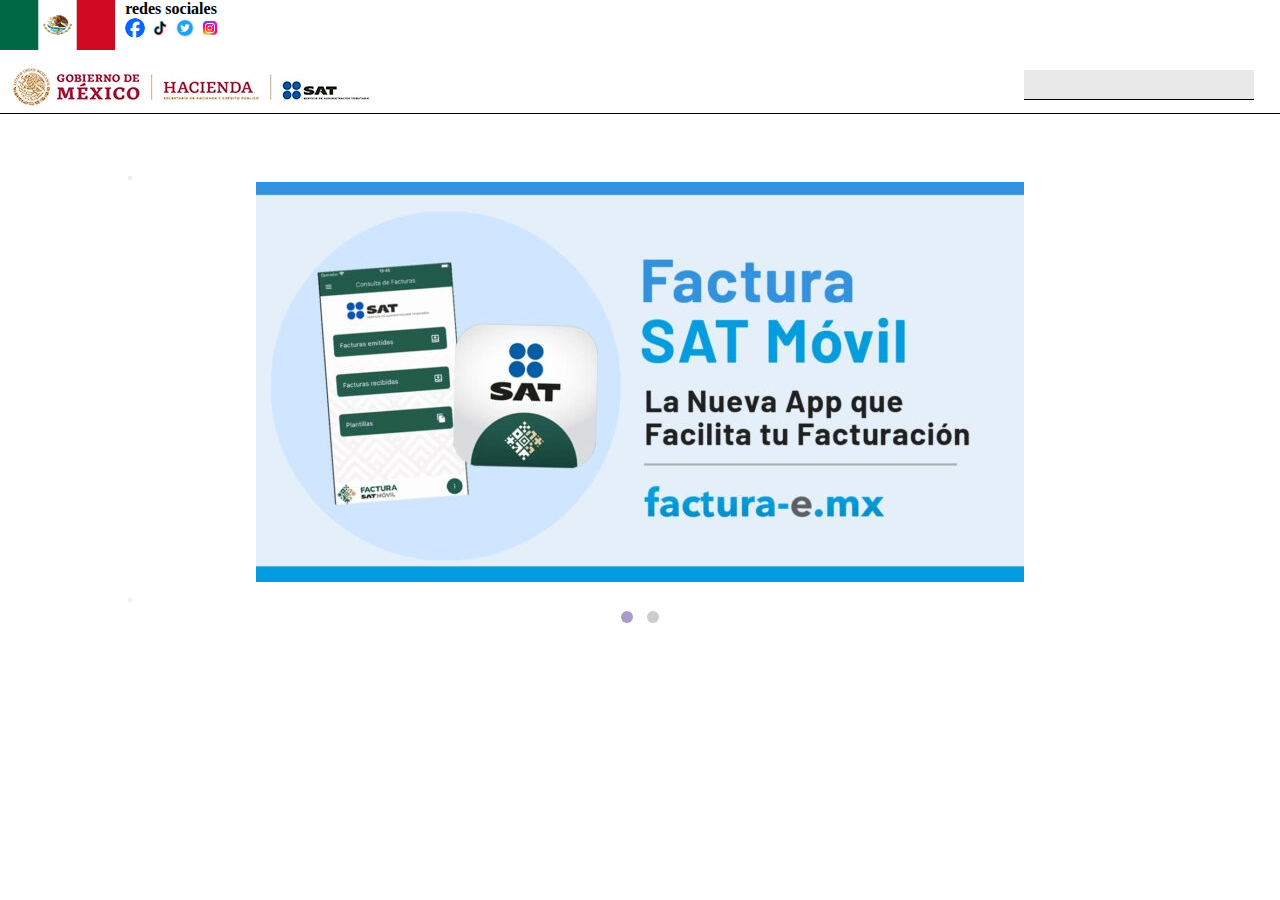
<file: home.html>
<!DOCTYPE html>
<html lang="en">
<head>
    <meta charset="UTF-8">
    <meta name="viewport" content="width=device-width, initial-scale=1.0">
    <link rel="stylesheet" href="main_sat.css">
    <link rel="stylesheet" href="Glider.js-master/glider.min.css">
    <title>Sat - inicio</title>
</head>
<body>
    <nav>
        <div class="content-izq">
            <div class="cont-arr">
                <div>
                    <img class="bandera mexico" width="100%" height="50px" src="Flag.png" alt="bandera">
                </div>
                <div class="redes">
                    <h6>redes sociales</h6>
                   <div class="redes-cont">
                     <img src="facebook.png" alt="facebook">
                     <img src="tiktok.jpg" alt="tiktok">
                     <img src="twitter.png" alt="x">
                     <img src="insta.png" alt="insta">
                   </div>
                </div>
            </div>


            <div class="cont-aba">
                <div>
                    <img src="logos.jpeg" alt="logos">
                </div>
            </div>
        </div>



        <div class="content-der">
            <div class="buscador-cont">
                <input type="text" name="buscador" id="buscador" >

            </div>
        </div>
    </nav>


    <div class="container">
        <div class="hoja-carrucel">
            <div class="carousel">
                <div class="carousel__contenedor">
                    <button aria-label="anterior" class="caruosel__anterior"></button>
                        <div class="carousel__lista">
                            <div class="carousel__elemento">
                                <center>
                                    <img src="img1.jpeg" alt="imagen">
                                </center>
                            </div>
                            <div class="carousel__elemento">
                                <center>
                                    <img src="img2.jpeg" alt="imagen">
                                </center>
                            </div>               
                        </div>
                    <button aria-label="siguiente" class="caruosel__seguiente"></button>
                </div>
                <div role="tablist" class="carousel__indicadores"> </div>
            </div>
        </div>
    </div>


    <script src="Glider.js-master/glider.min.js"></script>
    <script>
        window.addEventListener('load', function(){
            new Glider(document.querySelector('.carousel__lista'),{
                slidesToShow: 1,
                slidesToScroll: 5,
                draggable: true,
                dots: '.carousel__indicadores',
                arrows: {
                    prev: '.glider-prev',
                    next: '.glider-next'
                }
            });
        });
    </script>
</body>
</html>
</file>
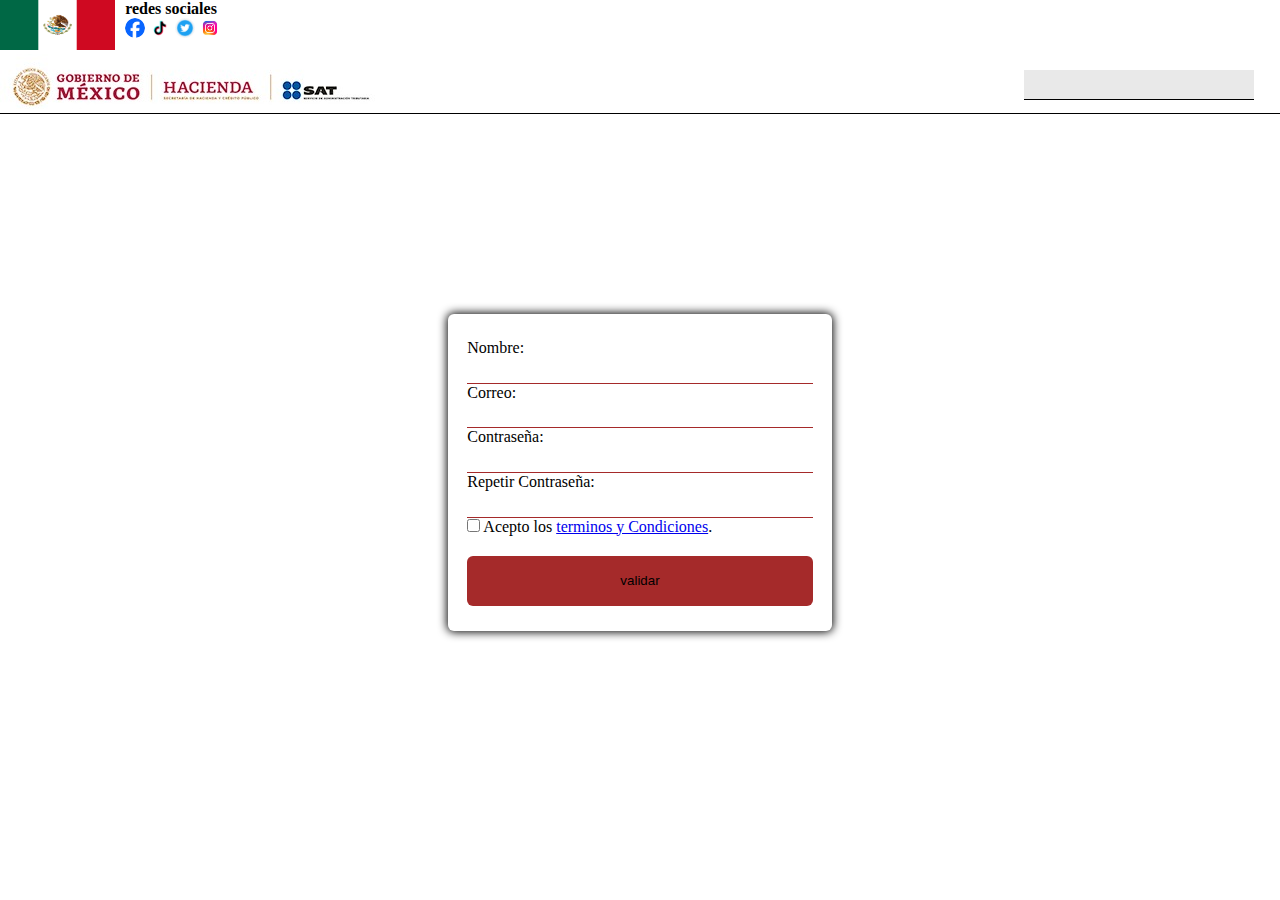
<file: register.html>
<!DOCTYPE html>
<html lang="en">
<head>
    <meta charset="UTF-8">
    <meta name="viewport" content="width=device-width, initial-scale=1.0">
    <link rel="stylesheet" href="main_sat.css">
    <title>Sat</title>
</head>
<body>
    <nav>
        <div class="content-izq">
            <div class="cont-arr">
                <div>
                    <img class="bandera mexico" width="100%" height="50px" src="Flag.png" alt="bandera">
                </div>
                <div class="redes">
                    <h6>redes sociales</h6>
                   <div class="redes-cont">
                     <img src="facebook.png" alt="facebook">
                     <img src="tiktok.jpg" alt="tiktok">
                     <img src="twitter.png" alt="x">
                     <img src="insta.png" alt="insta">
                   </div>
                </div>
            </div>


            <div class="cont-aba">
                <div>
                    <img src="logos.jpeg" alt="logos">
                </div>
            </div>
        </div>



        <div class="content-der">
            <div class="buscador-cont">
                <input type="text" name="buscador" id="buscador" >

            </div>
        </div>
    </nav>
    <div class="container">

        <main>
            <div class="hoja-form">
                <form method="POST" action="registerapi.php">
                    <label for="pass2">Nombre:</label>
                    <input type="text" name="nombre" id="nombre">
                    <label for="correo">Correo:</label>
                    <input type="email" name="correo" id="correo">
                    <label for="pass">Contraseña:</label>
                    <input type="password" name="pass" id="pass">
                    <label for="pass2">Repetir Contraseña:</label>
                    <input type="password" name="pass2" id="pass2">
                    <div>
                        <input type="checkbox" name="pri" id="pri">
                        <label for="pri">Acepto los <a href="terminos.pdf">terminos y Condiciones</a>.</label>
                    </div>
                    <input type="submit" id="submitb" name="submitb" value="validar">
                       <!-- <button onclick="validar_efirma()">validar</button> -->
                </form>
                
            </div>
        </main>
    </div>




    <script src="functions.js"></script>
</body>
</html>
</file>
<file: main_sat.css>
*{
    margin: 0px;
    padding: 0px;
    box-sizing: border-box;
}
.container{
    width: 100%;
    height: auto;
}
.hoja-form{
    margin: auto;
    margin-top: 200px;
    width: 30%;
    height: auto;
    min-height: 200px;
    box-shadow: 0px 0px 10px 1px;
    border-radius: 6px;
}
.hoja-form > form{
    width: 90%;
    margin: auto;
    padding: 25px 0px;
}
form > input[type='password'],input[type='email'],input[type='text']{
    width: 100%;
    height: 2em;
    outline: none;
    border: none;
    border-bottom: 1px solid brown;
}
form > input[type='submit']{
    width: 100%;
    height: 50px;
    background: brown;
    border: none;
    border-radius: 6px;
    margin-top: 20px;
    outline: none;
    
}

/* navegador */
nav{
    width: 100%;
    height: auto;
    min-height: 100px;
    display: flex;
    justify-content: space-between;
    border-bottom: 1px solid black;
}
.content-izq, .content-der{
    width: 20%;
}
.cont-arr{
    width: 90%;
    display: flex;
}
.cont-arr > div{
    width: 50%;

}
.redes{
    padding: 0px 10px;
}
.redes > h6{
    width: 100%;
    font-size: 16px;
}
.redes-cont{
width: 100%;
display: grid;
grid-template-columns: 1fr 1fr 1fr 1fr;
grid-gap: 5px;
}
.redes-cont > img{
    border-radius: 50%;
    width: 100%;
}

.buscador-cont{
    width: 100%;
    height: auto;
    min-height: 100px;
    display: flex;
    align-items:end;
}
.buscador-cont > input{
    width: 90%;
    height: 30px;
    outline: none;
    border: none;
    background: rgba(181, 181, 181, 0.3);
    border-bottom: 1px solid black;
}
/* carousel */
.hoja-carrucel{
    width: 80%;
    margin: auto;
    margin-top: 50px;
    overflow: hidden;
}
.carousel__contenedor{
    width: 100%;
}
.carousel__contenedor > div{
    width: 100%;
}
</file>
<file: Glider.js-master/docs/assets/css/noscript.css>
/*
	Stellar by HTML5 UP
	html5up.net | @ajlkn
	Free for personal and commercial use under the CCA 3.0 license (html5up.net/license)
*/

/* Header */

	body.is-preload #header.alt > * {
		opacity: 1;
	}

	body.is-preload #header.alt .logo {
		-moz-transform: none;
		-webkit-transform: none;
		-ms-transform: none;
		transform: none;
	}
</file>
<file: Glider.js-master/glider.css>
.glider-contain {
  width: 100%;
  margin: 0 auto;
  position: relative;
}
.glider {
  margin: 0 auto;
  position: relative;
  overflow-y: hidden;
  -webkit-overflow-scrolling: touch;
  -ms-overflow-style: none;
  transform: translateZ(0);
}
.glider-track {
  transform: translateZ(0);
  width: 100%;
  margin: 0;
  padding: 0;
  display: flex;
  z-index: 1;
}
.glider.draggable {
  user-select: none;
  cursor: -webkit-grab;
  cursor: grab;
}
.glider.draggable .glider-slide img {
  user-select: none;
  pointer-events: none;
}
.glider.drag {
  cursor: -webkit-grabbing;
  cursor: grabbing;
}
.glider-slide {
  user-select: none;
  justify-content: center;
  align-content: center;
  width: 100%;
}
.glider-slide img {
  max-width: 100%;
}
.glider::-webkit-scrollbar {
  opacity: 0;
  height: 0;
}
.glider-prev,.glider-next {
  user-select: none;
  position: absolute;
  outline: none;
  background: none;
  padding: 0;
  z-index: 2;
  font-size: 40px;
  text-decoration: none;
  left: -23px;
  border: 0;
  top: 30%;
  cursor: pointer;
  color: #666;
  opacity: 1;
  line-height: 1;
  transition: opacity .5s cubic-bezier(.17,.67,.83,.67),
              color .5s cubic-bezier(.17,.67,.83,.67);
}
.glider-prev:hover,
.glider-next:hover,
.glider-prev:focus,
.glider-next:focus {
  color: #a89cc8;
}
.glider-next {
  right: -23px;
  left: auto;
}
.glider-next.disabled,
.glider-prev.disabled {
  opacity: .25;
  color: #666;
  cursor: default;
}
.glider-slide {
  min-width: 150px;
}
.glider-hide {
  opacity: 0;
}
.glider-dots {
  user-select: none;
  display: flex;
  flex-wrap: wrap;
  justify-content: center;
  margin: 0 auto;
  padding: 0;
}
.glider-dot {
  border: 0;
  padding: 0;
  user-select: none;
  outline: none;
  display: block;
  cursor: pointer;
  color: #ccc;
  border-radius: 999px;
  background: #ccc;
  width: 12px;
  height: 12px;
  margin: 7px;
}
.glider-dot:hover,
.glider-dot:focus,
.glider-dot.active {
  background: #a89cc8;
}
@media(max-width: 36em){
  .glider::-webkit-scrollbar {
    opacity: 1;
    -webkit-appearance: none;
    width: 7px;
    height: 3px;
  }
  .glider::-webkit-scrollbar-thumb {
    opacity: 1;
    border-radius: 99px;
    background-color: rgba(156, 156, 156, 0.25);
    box-shadow: 0 0 1px rgba(255,255,255,.25);
  }
}
</file>
<file: Glider.js-master/docs/assets/css/main.css>
@import url(font-awesome.min.css);
@import "https://fonts.googleapis.com/css?family=Source+Sans+Pro:300,400";

/*
  Stellar by HTML5 UP
  html5up.net | @ajlkn
  Free for personal and commercial use under the CCA 3.0 license (html5up.net/license)
*/

html, body, div, span, applet, object,
iframe, h1, h2, h3, h4, h5, h6, p, blockquote,
pre, a, abbr, acronym, address, big, cite,
code, del, dfn, em, img, ins, kbd, q, s, samp,
small, strike, strong, sub, sup, tt, var, b,
u, i, center, dl, dt, dd, ol, ul, li, fieldset,
form, label, legend, table, caption, tbody,
tfoot, thead, tr, th, td, article, aside,
canvas, details, embed, figure, figcaption,
footer, header, hgroup, menu, nav, output, ruby,
section, summary, time, mark, audio, video {
  margin: 0;
  padding: 0;
  border: 0;
  font-size: 100%;
  font: inherit;
  vertical-align: baseline;}

article, aside, details, figcaption, figure,
footer, header, hgroup, menu, nav, section {
  display: block;}

body {
  line-height: 1;
}

ol, ul {
  list-style: none;
}

blockquote, q {
  quotes: none;
}

  blockquote:before, blockquote:after, q:before, q:after {
    content: '';
    content: none;
  }

table {
  border-collapse: collapse;
  border-spacing: 0;
}

body {
  -webkit-text-size-adjust: none;
}

mark {
  background-color: transparent;
  color: inherit;
}

input::-moz-focus-inner {
  border: 0;
  padding: 0;
}

input, select, textarea {
  -moz-appearance: none;
  -webkit-appearance: none;
  -ms-appearance: none;
  appearance: none;
}

/* Basic */

  @-ms-viewport {
    width: device-width;
  }

  body {
    -ms-overflow-style: scrollbar;
  }

  @media screen and (max-width: 480px) {

    html, body {
      min-width: 320px;
    }

  }

  html {
    box-sizing: border-box;
  }

  *, *:before, *:after {
    box-sizing: inherit;
  }

  body {
    background-color: #935d8c;
    background-image: url("images/overlay.png"), -moz-linear-gradient(45deg, #e37682 15%, #5f4d93 85%);
    background-image: url("images/overlay.png"), -webkit-linear-gradient(45deg, #e37682 15%, #5f4d93 85%);
    background-image: url("images/overlay.png"), -ms-linear-gradient(45deg, #e37682 15%, #5f4d93 85%);
    background-image: url("images/overlay.png"), linear-gradient(45deg, #e37682 15%, #5f4d93 85%);
  }

    body.is-preload *, body.is-preload *:before, body.is-preload *:after {
      -moz-animation: none !important;
      -webkit-animation: none !important;
      -ms-animation: none !important;
      animation: none !important;
      -moz-transition: none !important;
      -webkit-transition: none !important;
      -ms-transition: none !important;
      transition: none !important;
    }

/* Type */

  body {
    background-color: #935d8c;
    color: rgba(255, 255, 255, 0.65);
  }

  body, input, select, textarea {
    font-family: "Source Sans Pro", Helvetica, sans-serif;
    font-size: 17pt;
    font-weight: 300;
    line-height: 1.65;
  }

    @media screen and (max-width: 1680px) {

      body, input, select, textarea {
        font-size: 14pt;
      }

    }

    @media screen and (max-width: 1280px) {

      body, input, select, textarea {
        font-size: 12pt;
      }

    }

    @media screen and (max-width: 360px) {

      body, input, select, textarea {
        font-size: 11pt;
      }

    }

  a {
    -moz-transition: color 0.2s ease, border-bottom 0.2s ease;
    -webkit-transition: color 0.2s ease, border-bottom 0.2s ease;
    -ms-transition: color 0.2s ease, border-bottom 0.2s ease;
    transition: color 0.2s ease, border-bottom 0.2s ease;
    text-decoration: none;
    border-bottom: dotted 1px;
    color: inherit;
  }

    a:hover {
      border-bottom-color: transparent;
    }

  strong, b {
    font-weight: 400;
  }

  em, i {
    font-style: italic;
  }

  p {
    margin: 0 0 2em 0;
  }

    p.content {
      -moz-columns: 20em 2;
      -webkit-columns: 20em 2;
      -ms-columns: 20em 2;
      columns: 20em 2;
      -moz-column-gap: 2em;
      -webkit-column-gap: 2em;
      -ms-column-gap: 2em;
      column-gap: 2em;
      text-align: justify;
    }

  h1, h2, h3, h4, h5, h6 {
    font-weight: 300;
    line-height: 1.5;
    margin: 0 0 0.7em 0;
    letter-spacing: -0.025em;
  }

    h1 a, h2 a, h3 a, h4 a, h5 a, h6 a {
      color: inherit;
      text-decoration: none;
    }

  h1 {
    font-size: 2.5em;
    line-height: 1.2;
  }

  h2 {
    font-size: 1.5em;
  }

  h3 {
    font-size: 1.25em;
  }

  h4 {
    font-size: 1.1em;
  }

  h5 {
    font-size: 0.9em;
  }

  h6 {
    font-size: 0.7em;
  }

  @media screen and (max-width: 736px) {

    h1 {
      font-size: 2em;
    }

  }

  sub {
    font-size: 0.8em;
    position: relative;
    top: 0.5em;
  }

  sup {
    font-size: 0.8em;
    position: relative;
    top: -0.5em;
  }

  blockquote {
    border-left: solid 4px;
    font-style: italic;
    margin: 0 0 2em 0;
    padding: 0.5em 0 0.5em 2em;
  }

  code {
    border-radius: 8px;
    border: solid 1px;
    font-family: "Courier New", monospace;
    font-size: 0.9em;
    margin: 0 0.25em;
    padding: 0.25em 0.65em;
  }

  pre {
    -webkit-overflow-scrolling: touch;
    font-family: "Courier New", monospace;
    font-size: 0.9em;
    margin: 0 0 2em 0;
  }

    pre code {
      display: block;
      line-height: 1.75;
      padding: 1em 1.5em;
      overflow-x: auto;
    }

  hr {
    border: 0;
    border-bottom: solid 1px;
    margin: 2em 0;
  }

    hr.major {
      margin: 3em 0;
    }

  .align-left {
    text-align: left;
  }

  .align-center {
    text-align: center;
  }

  .align-right {
    text-align: right;
  }

  input, select, textarea {
    color: #ffffff;
  }

  a:hover {
    color: #ffffff;
  }

  strong, b {
    color: #ffffff;
  }

  h1, h2, h3, h4, h5, h6 {
    color: #ffffff;
  }

  blockquote {
    border-left-color: rgba(255, 255, 255, 0.35);
  }

  code {
    background: rgba(255, 255, 255, 0.075);
    border-color: rgba(255, 255, 255, 0.35);
  }

  hr {
    border-bottom-color: rgba(255, 255, 255, 0.35);
  }

/* Row */

  .row {
    display: flex;
    flex-wrap: wrap;
    box-sizing: border-box;
    align-items: stretch;
  }

    .row > * {
      box-sizing: border-box;
    }

    .row.gtr-uniform > * > :last-child {
      margin-bottom: 0;
    }

    .row.aln-left {
      justify-content: flex-start;
    }

    .row.aln-center {
      justify-content: center;
    }

    .row.aln-right {
      justify-content: flex-end;
    }

    .row.aln-top {
      align-items: flex-start;
    }

    .row.aln-middle {
      align-items: center;
    }

    .row.aln-bottom {
      align-items: flex-end;
    }

    .row > .imp {
      order: -1;
    }

    .row > .col-1 {
      width: 8.3333333333%;
    }

    .row > .off-1 {
      margin-left: 8.3333333333%;
    }

    .row > .col-2 {
      width: 16.6666666667%;
    }

    .row > .off-2 {
      margin-left: 16.6666666667%;
    }

    .row > .col-3 {
      width: 25%;
    }

    .row > .off-3 {
      margin-left: 25%;
    }

    .row > .col-4 {
      width: 33.3333333333%;
    }

    .row > .off-4 {
      margin-left: 33.3333333333%;
    }

    .row > .col-5 {
      width: 41.6666666667%;
    }

    .row > .off-5 {
      margin-left: 41.6666666667%;
    }

    .row > .col-6 {
      width: 50%;
    }

    .row > .off-6 {
      margin-left: 50%;
    }

    .row > .col-7 {
      width: 58.3333333333%;
    }

    .row > .off-7 {
      margin-left: 58.3333333333%;
    }

    .row > .col-8 {
      width: 66.6666666667%;
    }

    .row > .off-8 {
      margin-left: 66.6666666667%;
    }

    .row > .col-9 {
      width: 75%;
    }

    .row > .off-9 {
      margin-left: 75%;
    }

    .row > .col-10 {
      width: 83.3333333333%;
    }

    .row > .off-10 {
      margin-left: 83.3333333333%;
    }

    .row > .col-11 {
      width: 91.6666666667%;
    }

    .row > .off-11 {
      margin-left: 91.6666666667%;
    }

    .row > .col-12 {
      width: 100%;
    }

    .row > .off-12 {
      margin-left: 100%;
    }

    .row.gtr-0 {
      margin-top: 0;
      margin-left: 0em;
    }

      .row.gtr-0 > * {
        padding: 0 0 0 0em;
      }

      .row.gtr-0.gtr-uniform {
        margin-top: 0em;
      }

        .row.gtr-0.gtr-uniform > * {
          padding-top: 0em;
        }

    .row.gtr-25 {
      margin-top: 0;
      margin-left: -0.375em;
    }

      .row.gtr-25 > * {
        padding: 0 0 0 0.375em;
      }

      .row.gtr-25.gtr-uniform {
        margin-top: -0.375em;
      }

        .row.gtr-25.gtr-uniform > * {
          padding-top: 0.375em;
        }

    .row.gtr-50 {
      margin-top: 0;
      margin-left: -0.75em;
    }

      .row.gtr-50 > * {
        padding: 0 0 0 0.75em;
      }

      .row.gtr-50.gtr-uniform {
        margin-top: -0.75em;
      }

        .row.gtr-50.gtr-uniform > * {
          padding-top: 0.75em;
        }

    .row {
      margin-top: 0;
      margin-left: -1.5em;
    }

      .row > * {
        padding: 0 0 0 1.5em;
      }

      .row.gtr-uniform {
        margin-top: -1.5em;
      }

        .row.gtr-uniform > * {
          padding-top: 1.5em;
        }

    .row.gtr-150 {
      margin-top: 0;
      margin-left: -2.25em;
    }

      .row.gtr-150 > * {
        padding: 0 0 0 2.25em;
      }

      .row.gtr-150.gtr-uniform {
        margin-top: -2.25em;
      }

        .row.gtr-150.gtr-uniform > * {
          padding-top: 2.25em;
        }

    .row.gtr-200 {
      margin-top: 0;
      margin-left: -3em;
    }

      .row.gtr-200 > * {
        padding: 0 0 0 3em;
      }

      .row.gtr-200.gtr-uniform {
        margin-top: -3em;
      }

        .row.gtr-200.gtr-uniform > * {
          padding-top: 3em;
        }

    @media screen and (max-width: 1680px) {

      .row {
        display: flex;
        flex-wrap: wrap;
        box-sizing: border-box;
        align-items: stretch;
      }

        .row > * {
          box-sizing: border-box;
        }

        .row.gtr-uniform > * > :last-child {
          margin-bottom: 0;
        }

        .row.aln-left {
          justify-content: flex-start;
        }

        .row.aln-center {
          justify-content: center;
        }

        .row.aln-right {
          justify-content: flex-end;
        }

        .row.aln-top {
          align-items: flex-start;
        }

        .row.aln-middle {
          align-items: center;
        }

        .row.aln-bottom {
          align-items: flex-end;
        }

        .row > .imp-xlarge {
          order: -1;
        }

        .row > .col-1-xlarge {
          width: 8.3333333333%;
        }

        .row > .off-1-xlarge {
          margin-left: 8.3333333333%;
        }

        .row > .col-2-xlarge {
          width: 16.6666666667%;
        }

        .row > .off-2-xlarge {
          margin-left: 16.6666666667%;
        }

        .row > .col-3-xlarge {
          width: 25%;
        }

        .row > .off-3-xlarge {
          margin-left: 25%;
        }

        .row > .col-4-xlarge {
          width: 33.3333333333%;
        }

        .row > .off-4-xlarge {
          margin-left: 33.3333333333%;
        }

        .row > .col-5-xlarge {
          width: 41.6666666667%;
        }

        .row > .off-5-xlarge {
          margin-left: 41.6666666667%;
        }

        .row > .col-6-xlarge {
          width: 50%;
        }

        .row > .off-6-xlarge {
          margin-left: 50%;
        }

        .row > .col-7-xlarge {
          width: 58.3333333333%;
        }

        .row > .off-7-xlarge {
          margin-left: 58.3333333333%;
        }

        .row > .col-8-xlarge {
          width: 66.6666666667%;
        }

        .row > .off-8-xlarge {
          margin-left: 66.6666666667%;
        }

        .row > .col-9-xlarge {
          width: 75%;
        }

        .row > .off-9-xlarge {
          margin-left: 75%;
        }

        .row > .col-10-xlarge {
          width: 83.3333333333%;
        }

        .row > .off-10-xlarge {
          margin-left: 83.3333333333%;
        }

        .row > .col-11-xlarge {
          width: 91.6666666667%;
        }

        .row > .off-11-xlarge {
          margin-left: 91.6666666667%;
        }

        .row > .col-12-xlarge {
          width: 100%;
        }

        .row > .off-12-xlarge {
          margin-left: 100%;
        }

        .row.gtr-0 {
          margin-top: 0;
          margin-left: 0em;
        }

          .row.gtr-0 > * {
            padding: 0 0 0 0em;
          }

          .row.gtr-0.gtr-uniform {
            margin-top: 0em;
          }

            .row.gtr-0.gtr-uniform > * {
              padding-top: 0em;
            }

        .row.gtr-25 {
          margin-top: 0;
          margin-left: -0.375em;
        }

          .row.gtr-25 > * {
            padding: 0 0 0 0.375em;
          }

          .row.gtr-25.gtr-uniform {
            margin-top: -0.375em;
          }

            .row.gtr-25.gtr-uniform > * {
              padding-top: 0.375em;
            }

        .row.gtr-50 {
          margin-top: 0;
          margin-left: -0.75em;
        }

          .row.gtr-50 > * {
            padding: 0 0 0 0.75em;
          }

          .row.gtr-50.gtr-uniform {
            margin-top: -0.75em;
          }

            .row.gtr-50.gtr-uniform > * {
              padding-top: 0.75em;
            }

        .row {
          margin-top: 0;
          margin-left: -1.5em;
        }

          .row > * {
            padding: 0 0 0 1.5em;
          }

          .row.gtr-uniform {
            margin-top: -1.5em;
          }

            .row.gtr-uniform > * {
              padding-top: 1.5em;
            }

        .row.gtr-150 {
          margin-top: 0;
          margin-left: -2.25em;
        }

          .row.gtr-150 > * {
            padding: 0 0 0 2.25em;
          }

          .row.gtr-150.gtr-uniform {
            margin-top: -2.25em;
          }

            .row.gtr-150.gtr-uniform > * {
              padding-top: 2.25em;
            }

        .row.gtr-200 {
          margin-top: 0;
          margin-left: -3em;
        }

          .row.gtr-200 > * {
            padding: 0 0 0 3em;
          }

          .row.gtr-200.gtr-uniform {
            margin-top: -3em;
          }

            .row.gtr-200.gtr-uniform > * {
              padding-top: 3em;
            }

    }

    @media screen and (max-width: 1280px) {

      .row {
        display: flex;
        flex-wrap: wrap;
        box-sizing: border-box;
        align-items: stretch;
      }

        .row > * {
          box-sizing: border-box;
        }

        .row.gtr-uniform > * > :last-child {
          margin-bottom: 0;
        }

        .row.aln-left {
          justify-content: flex-start;
        }

        .row.aln-center {
          justify-content: center;
        }

        .row.aln-right {
          justify-content: flex-end;
        }

        .row.aln-top {
          align-items: flex-start;
        }

        .row.aln-middle {
          align-items: center;
        }

        .row.aln-bottom {
          align-items: flex-end;
        }

        .row > .imp-large {
          order: -1;
        }

        .row > .col-1-large {
          width: 8.3333333333%;
        }

        .row > .off-1-large {
          margin-left: 8.3333333333%;
        }

        .row > .col-2-large {
          width: 16.6666666667%;
        }

        .row > .off-2-large {
          margin-left: 16.6666666667%;
        }

        .row > .col-3-large {
          width: 25%;
        }

        .row > .off-3-large {
          margin-left: 25%;
        }

        .row > .col-4-large {
          width: 33.3333333333%;
        }

        .row > .off-4-large {
          margin-left: 33.3333333333%;
        }

        .row > .col-5-large {
          width: 41.6666666667%;
        }

        .row > .off-5-large {
          margin-left: 41.6666666667%;
        }

        .row > .col-6-large {
          width: 50%;
        }

        .row > .off-6-large {
          margin-left: 50%;
        }

        .row > .col-7-large {
          width: 58.3333333333%;
        }

        .row > .off-7-large {
          margin-left: 58.3333333333%;
        }

        .row > .col-8-large {
          width: 66.6666666667%;
        }

        .row > .off-8-large {
          margin-left: 66.6666666667%;
        }

        .row > .col-9-large {
          width: 75%;
        }

        .row > .off-9-large {
          margin-left: 75%;
        }

        .row > .col-10-large {
          width: 83.3333333333%;
        }

        .row > .off-10-large {
          margin-left: 83.3333333333%;
        }

        .row > .col-11-large {
          width: 91.6666666667%;
        }

        .row > .off-11-large {
          margin-left: 91.6666666667%;
        }

        .row > .col-12-large {
          width: 100%;
        }

        .row > .off-12-large {
          margin-left: 100%;
        }

        .row.gtr-0 {
          margin-top: 0;
          margin-left: 0em;
        }

          .row.gtr-0 > * {
            padding: 0 0 0 0em;
          }

          .row.gtr-0.gtr-uniform {
            margin-top: 0em;
          }

            .row.gtr-0.gtr-uniform > * {
              padding-top: 0em;
            }

        .row.gtr-25 {
          margin-top: 0;
          margin-left: -0.375em;
        }

          .row.gtr-25 > * {
            padding: 0 0 0 0.375em;
          }

          .row.gtr-25.gtr-uniform {
            margin-top: -0.375em;
          }

            .row.gtr-25.gtr-uniform > * {
              padding-top: 0.375em;
            }

        .row.gtr-50 {
          margin-top: 0;
          margin-left: -0.75em;
        }

          .row.gtr-50 > * {
            padding: 0 0 0 0.75em;
          }

          .row.gtr-50.gtr-uniform {
            margin-top: -0.75em;
          }

            .row.gtr-50.gtr-uniform > * {
              padding-top: 0.75em;
            }

        .row {
          margin-top: 0;
          margin-left: -1.5em;
        }

          .row > * {
            padding: 0 0 0 1.5em;
          }

          .row.gtr-uniform {
            margin-top: -1.5em;
          }

            .row.gtr-uniform > * {
              padding-top: 1.5em;
            }

        .row.gtr-150 {
          margin-top: 0;
          margin-left: -2.25em;
        }

          .row.gtr-150 > * {
            padding: 0 0 0 2.25em;
          }

          .row.gtr-150.gtr-uniform {
            margin-top: -2.25em;
          }

            .row.gtr-150.gtr-uniform > * {
              padding-top: 2.25em;
            }

        .row.gtr-200 {
          margin-top: 0;
          margin-left: -3em;
        }

          .row.gtr-200 > * {
            padding: 0 0 0 3em;
          }

          .row.gtr-200.gtr-uniform {
            margin-top: -3em;
          }

            .row.gtr-200.gtr-uniform > * {
              padding-top: 3em;
            }

    }

    @media screen and (max-width: 980px) {

      .row {
        display: flex;
        flex-wrap: wrap;
        box-sizing: border-box;
        align-items: stretch;
      }

        .row > * {
          box-sizing: border-box;
        }

        .row.gtr-uniform > * > :last-child {
          margin-bottom: 0;
        }

        .row.aln-left {
          justify-content: flex-start;
        }

        .row.aln-center {
          justify-content: center;
        }

        .row.aln-right {
          justify-content: flex-end;
        }

        .row.aln-top {
          align-items: flex-start;
        }

        .row.aln-middle {
          align-items: center;
        }

        .row.aln-bottom {
          align-items: flex-end;
        }

        .row > .imp-medium {
          order: -1;
        }

        .row > .col-1-medium {
          width: 8.3333333333%;
        }

        .row > .off-1-medium {
          margin-left: 8.3333333333%;
        }

        .row > .col-2-medium {
          width: 16.6666666667%;
        }

        .row > .off-2-medium {
          margin-left: 16.6666666667%;
        }

        .row > .col-3-medium {
          width: 25%;
        }

        .row > .off-3-medium {
          margin-left: 25%;
        }

        .row > .col-4-medium {
          width: 33.3333333333%;
        }

        .row > .off-4-medium {
          margin-left: 33.3333333333%;
        }

        .row > .col-5-medium {
          width: 41.6666666667%;
        }

        .row > .off-5-medium {
          margin-left: 41.6666666667%;
        }

        .row > .col-6-medium {
          width: 50%;
        }

        .row > .off-6-medium {
          margin-left: 50%;
        }

        .row > .col-7-medium {
          width: 58.3333333333%;
        }

        .row > .off-7-medium {
          margin-left: 58.3333333333%;
        }

        .row > .col-8-medium {
          width: 66.6666666667%;
        }

        .row > .off-8-medium {
          margin-left: 66.6666666667%;
        }

        .row > .col-9-medium {
          width: 75%;
        }

        .row > .off-9-medium {
          margin-left: 75%;
        }

        .row > .col-10-medium {
          width: 83.3333333333%;
        }

        .row > .off-10-medium {
          margin-left: 83.3333333333%;
        }

        .row > .col-11-medium {
          width: 91.6666666667%;
        }

        .row > .off-11-medium {
          margin-left: 91.6666666667%;
        }

        .row > .col-12-medium {
          width: 100%;
        }

        .row > .off-12-medium {
          margin-left: 100%;
        }

        .row.gtr-0 {
          margin-top: 0;
          margin-left: 0em;
        }

          .row.gtr-0 > * {
            padding: 0 0 0 0em;
          }

          .row.gtr-0.gtr-uniform {
            margin-top: 0em;
          }

            .row.gtr-0.gtr-uniform > * {
              padding-top: 0em;
            }

        .row.gtr-25 {
          margin-top: 0;
          margin-left: -0.375em;
        }

          .row.gtr-25 > * {
            padding: 0 0 0 0.375em;
          }

          .row.gtr-25.gtr-uniform {
            margin-top: -0.375em;
          }

            .row.gtr-25.gtr-uniform > * {
              padding-top: 0.375em;
            }

        .row.gtr-50 {
          margin-top: 0;
          margin-left: -0.75em;
        }

          .row.gtr-50 > * {
            padding: 0 0 0 0.75em;
          }

          .row.gtr-50.gtr-uniform {
            margin-top: -0.75em;
          }

            .row.gtr-50.gtr-uniform > * {
              padding-top: 0.75em;
            }

        .row {
          margin-top: 0;
          margin-left: -1.5em;
        }

          .row > * {
            padding: 0 0 0 1.5em;
          }

          .row.gtr-uniform {
            margin-top: -1.5em;
          }

            .row.gtr-uniform > * {
              padding-top: 1.5em;
            }

        .row.gtr-150 {
          margin-top: 0;
          margin-left: -2.25em;
        }

          .row.gtr-150 > * {
            padding: 0 0 0 2.25em;
          }

          .row.gtr-150.gtr-uniform {
            margin-top: -2.25em;
          }

            .row.gtr-150.gtr-uniform > * {
              padding-top: 2.25em;
            }

        .row.gtr-200 {
          margin-top: 0;
          margin-left: -3em;
        }

          .row.gtr-200 > * {
            padding: 0 0 0 3em;
          }

          .row.gtr-200.gtr-uniform {
            margin-top: -3em;
          }

            .row.gtr-200.gtr-uniform > * {
              padding-top: 3em;
            }

    }

    @media screen and (max-width: 736px) {

      .row {
        display: flex;
        flex-wrap: wrap;
        box-sizing: border-box;
        align-items: stretch;
      }

        .row > * {
          box-sizing: border-box;
        }

        .row.gtr-uniform > * > :last-child {
          margin-bottom: 0;
        }

        .row.aln-left {
          justify-content: flex-start;
        }

        .row.aln-center {
          justify-content: center;
        }

        .row.aln-right {
          justify-content: flex-end;
        }

        .row.aln-top {
          align-items: flex-start;
        }

        .row.aln-middle {
          align-items: center;
        }

        .row.aln-bottom {
          align-items: flex-end;
        }

        .row > .imp-small {
          order: -1;
        }

        .row > .col-1-small {
          width: 8.3333333333%;
        }

        .row > .off-1-small {
          margin-left: 8.3333333333%;
        }

        .row > .col-2-small {
          width: 16.6666666667%;
        }

        .row > .off-2-small {
          margin-left: 16.6666666667%;
        }

        .row > .col-3-small {
          width: 25%;
        }

        .row > .off-3-small {
          margin-left: 25%;
        }

        .row > .col-4-small {
          width: 33.3333333333%;
        }

        .row > .off-4-small {
          margin-left: 33.3333333333%;
        }

        .row > .col-5-small {
          width: 41.6666666667%;
        }

        .row > .off-5-small {
          margin-left: 41.6666666667%;
        }

        .row > .col-6-small {
          width: 50%;
        }

        .row > .off-6-small {
          margin-left: 50%;
        }

        .row > .col-7-small {
          width: 58.3333333333%;
        }

        .row > .off-7-small {
          margin-left: 58.3333333333%;
        }

        .row > .col-8-small {
          width: 66.6666666667%;
        }

        .row > .off-8-small {
          margin-left: 66.6666666667%;
        }

        .row > .col-9-small {
          width: 75%;
        }

        .row > .off-9-small {
          margin-left: 75%;
        }

        .row > .col-10-small {
          width: 83.3333333333%;
        }

        .row > .off-10-small {
          margin-left: 83.3333333333%;
        }

        .row > .col-11-small {
          width: 91.6666666667%;
        }

        .row > .off-11-small {
          margin-left: 91.6666666667%;
        }

        .row > .col-12-small {
          width: 100%;
        }

        .row > .off-12-small {
          margin-left: 100%;
        }

        .row.gtr-0 {
          margin-top: 0;
          margin-left: 0em;
        }

          .row.gtr-0 > * {
            padding: 0 0 0 0em;
          }

          .row.gtr-0.gtr-uniform {
            margin-top: 0em;
          }

            .row.gtr-0.gtr-uniform > * {
              padding-top: 0em;
            }

        .row.gtr-25 {
          margin-top: 0;
          margin-left: -0.25em;
        }

          .row.gtr-25 > * {
            padding: 0 0 0 0.25em;
          }

          .row.gtr-25.gtr-uniform {
            margin-top: -0.25em;
          }

            .row.gtr-25.gtr-uniform > * {
              padding-top: 0.25em;
            }

        .row.gtr-50 {
          margin-top: 0;
          margin-left: -0.5em;
        }

          .row.gtr-50 > * {
            padding: 0 0 0 0.5em;
          }

          .row.gtr-50.gtr-uniform {
            margin-top: -0.5em;
          }

            .row.gtr-50.gtr-uniform > * {
              padding-top: 0.5em;
            }

        .row {
          margin-top: 0;
          margin-left: -1em;
        }

          .row > * {
            padding: 0 0 0 1em;
          }

          .row.gtr-uniform {
            margin-top: -1em;
          }

            .row.gtr-uniform > * {
              padding-top: 1em;
            }

        .row.gtr-150 {
          margin-top: 0;
          margin-left: -1.5em;
        }

          .row.gtr-150 > * {
            padding: 0 0 0 1.5em;
          }

          .row.gtr-150.gtr-uniform {
            margin-top: -1.5em;
          }

            .row.gtr-150.gtr-uniform > * {
              padding-top: 1.5em;
            }

        .row.gtr-200 {
          margin-top: 0;
          margin-left: -2em;
        }

          .row.gtr-200 > * {
            padding: 0 0 0 2em;
          }

          .row.gtr-200.gtr-uniform {
            margin-top: -2em;
          }

            .row.gtr-200.gtr-uniform > * {
              padding-top: 2em;
            }

    }

    @media screen and (max-width: 480px) {

      .row {
        display: flex;
        flex-wrap: wrap;
        box-sizing: border-box;
        align-items: stretch;
      }

        .row > * {
          box-sizing: border-box;
        }

        .row.gtr-uniform > * > :last-child {
          margin-bottom: 0;
        }

        .row.aln-left {
          justify-content: flex-start;
        }

        .row.aln-center {
          justify-content: center;
        }

        .row.aln-right {
          justify-content: flex-end;
        }

        .row.aln-top {
          align-items: flex-start;
        }

        .row.aln-middle {
          align-items: center;
        }

        .row.aln-bottom {
          align-items: flex-end;
        }

        .row > .imp-xsmall {
          order: -1;
        }

        .row > .col-1-xsmall {
          width: 8.3333333333%;
        }

        .row > .off-1-xsmall {
          margin-left: 8.3333333333%;
        }

        .row > .col-2-xsmall {
          width: 16.6666666667%;
        }

        .row > .off-2-xsmall {
          margin-left: 16.6666666667%;
        }

        .row > .col-3-xsmall {
          width: 25%;
        }

        .row > .off-3-xsmall {
          margin-left: 25%;
        }

        .row > .col-4-xsmall {
          width: 33.3333333333%;
        }

        .row > .off-4-xsmall {
          margin-left: 33.3333333333%;
        }

        .row > .col-5-xsmall {
          width: 41.6666666667%;
        }

        .row > .off-5-xsmall {
          margin-left: 41.6666666667%;
        }

        .row > .col-6-xsmall {
          width: 50%;
        }

        .row > .off-6-xsmall {
          margin-left: 50%;
        }

        .row > .col-7-xsmall {
          width: 58.3333333333%;
        }

        .row > .off-7-xsmall {
          margin-left: 58.3333333333%;
        }

        .row > .col-8-xsmall {
          width: 66.6666666667%;
        }

        .row > .off-8-xsmall {
          margin-left: 66.6666666667%;
        }

        .row > .col-9-xsmall {
          width: 75%;
        }

        .row > .off-9-xsmall {
          margin-left: 75%;
        }

        .row > .col-10-xsmall {
          width: 83.3333333333%;
        }

        .row > .off-10-xsmall {
          margin-left: 83.3333333333%;
        }

        .row > .col-11-xsmall {
          width: 91.6666666667%;
        }

        .row > .off-11-xsmall {
          margin-left: 91.6666666667%;
        }

        .row > .col-12-xsmall {
          width: 100%;
        }

        .row > .off-12-xsmall {
          margin-left: 100%;
        }

        .row.gtr-0 {
          margin-top: 0;
          margin-left: 0em;
        }

          .row.gtr-0 > * {
            padding: 0 0 0 0em;
          }

          .row.gtr-0.gtr-uniform {
            margin-top: 0em;
          }

            .row.gtr-0.gtr-uniform > * {
              padding-top: 0em;
            }

        .row.gtr-25 {
          margin-top: 0;
          margin-left: -0.3125em;
        }

          .row.gtr-25 > * {
            padding: 0 0 0 0.3125em;
          }

          .row.gtr-25.gtr-uniform {
            margin-top: -0.3125em;
          }

            .row.gtr-25.gtr-uniform > * {
              padding-top: 0.3125em;
            }

        .row.gtr-50 {
          margin-top: 0;
          margin-left: -0.625em;
        }

          .row.gtr-50 > * {
            padding: 0 0 0 0.625em;
          }

          .row.gtr-50.gtr-uniform {
            margin-top: -0.625em;
          }

            .row.gtr-50.gtr-uniform > * {
              padding-top: 0.625em;
            }

        .row {
          margin-top: 0;
          margin-left: -1.25em;
        }

          .row > * {
            padding: 0 0 0 1.25em;
          }

          .row.gtr-uniform {
            margin-top: -1.25em;
          }

            .row.gtr-uniform > * {
              padding-top: 1.25em;
            }

        .row.gtr-150 {
          margin-top: 0;
          margin-left: -1.875em;
        }

          .row.gtr-150 > * {
            padding: 0 0 0 1.875em;
          }

          .row.gtr-150.gtr-uniform {
            margin-top: -1.875em;
          }

            .row.gtr-150.gtr-uniform > * {
              padding-top: 1.875em;
            }

        .row.gtr-200 {
          margin-top: 0;
          margin-left: -2.5em;
        }

          .row.gtr-200 > * {
            padding: 0 0 0 2.5em;
          }

          .row.gtr-200.gtr-uniform {
            margin-top: -2.5em;
          }

            .row.gtr-200.gtr-uniform > * {
              padding-top: 2.5em;
            }

    }

/* Box */

  .box {
    border-radius: 8px;
    border: solid;
    margin-bottom: 2em;
    padding: 1.5em;
  }

    .box > :last-child,
    .box > :last-child > :last-child,
    .box > :last-child > :last-child > :last-child {
      margin-bottom: 0;
    }

    .box.alt {
      border: 0;
      border-radius: 0;
      padding: 0;
    }

  .box {
    border-color: rgba(255, 255, 255, 0.35);
  }

/* Button */

  input[type="submit"],
  input[type="reset"],
  input[type="button"],
  .button {
    -moz-appearance: none;
    -webkit-appearance: none;
    -ms-appearance: none;
    appearance: none;
    -moz-transition: background-color 0.2s ease-in-out, color 0.2s ease-in-out;
    -webkit-transition: background-color 0.2s ease-in-out, color 0.2s ease-in-out;
    -ms-transition: background-color 0.2s ease-in-out, color 0.2s ease-in-out;
    transition: background-color 0.2s ease-in-out, color 0.2s ease-in-out;
    border-radius: 8px;
    border: 0;
    cursor: pointer;
    display: inline-block;
    font-weight: 300;
    height: 2.75em;
    line-height: 2.75em;
    min-width: 9.25em;
    padding: 0 1.5em;
    text-align: center;
    text-decoration: none;
    white-space: nowrap;
  }

    input[type="submit"].icon,
    input[type="reset"].icon,
    input[type="button"].icon,
    button.icon,
    .button.icon {
      padding-left: 1.35em;
    }

      input[type="submit"].icon:before,
      input[type="reset"].icon:before,
      input[type="button"].icon:before,
      button.icon:before,
      .button.icon:before {
        margin-right: 0.5em;
      }

    input[type="submit"].fit,
    input[type="reset"].fit,
    input[type="button"].fit,
    button.fit,
    .button.fit {
      width: 100%;
    }

    input[type="submit"].small,
    input[type="reset"].small,
    input[type="button"].small,
    button.small,
    .button.small {
      font-size: 0.8em;
    }

    input[type="submit"].large,
    input[type="reset"].large,
    input[type="button"].large,
    button.large,
    .button.large {
      font-size: 1.35em;
    }

    input[type="submit"].disabled, input[type="submit"]:disabled,
    input[type="reset"].disabled,
    input[type="reset"]:disabled,
    input[type="button"].disabled,
    input[type="button"]:disabled,
    .button.disabled,
    .button:disabled {
      pointer-events: none;
      opacity: 0.25;
    }

    @media screen and (max-width: 736px) {

      input[type="submit"],
      input[type="reset"],
      input[type="button"],
      .button {
        min-width: 0;
      }

    }

  input[type="submit"],
  input[type="reset"],
  input[type="button"],
  .button {
    background-color: transparent;
    box-shadow: inset 0 0 0 1px rgba(255, 255, 255, 0.35);
    color: #ffffff !important;
  }

    input[type="submit"]:hover,
    input[type="reset"]:hover,
    input[type="button"]:hover,
    .button:hover {
      background-color: rgba(255, 255, 255, 0.075);
    }

    input[type="submit"]:active,
    input[type="reset"]:active,
    input[type="button"]:active,
    .button:active {
      background-color: rgba(255, 255, 255, 0.2);
    }

    input[type="submit"].icon:before,
    input[type="reset"].icon:before,
    input[type="button"].icon:before,
    button.icon:before,
    .button.icon:before {
      color: rgba(255, 255, 255, 0.5);
    }

    input[type="submit"].primary,
    input[type="reset"].primary,
    input[type="button"].primary,
    button.primary,
    .button.primary {
      background-color: #8cc9f0;
      color: #ffffff !important;
      box-shadow: none;
    }

      input[type="submit"].primary:hover,
      input[type="reset"].primary:hover,
      input[type="button"].primary:hover,
      button.primary:hover,
      .button.primary:hover {
        background-color: #9acff2;
      }

      input[type="submit"].primary:active,
      input[type="reset"].primary:active,
      input[type="button"].primary:active,
      button.primary:active,
      .button.primary:active {
        background-color: #7ec3ee;
      }

      input[type="submit"].primary.icon:before,
      input[type="reset"].primary.icon:before,
      input[type="button"].primary.icon:before,
      button.primary.icon:before,
      .button.primary.icon:before {
        color: #ffffff !important;
      }

/* Form */

  form {
    margin: 0 0 2em 0;
  }

  label {
    display: block;
    font-size: 0.9em;
    font-weight: 400;
    margin: 0 0 1em 0;
  }

  input[type="text"],
  input[type="password"],
  input[type="email"],
  select,
  textarea {
    -moz-appearance: none;
    -webkit-appearance: none;
    -ms-appearance: none;
    appearance: none;
    border-radius: 8px;
    border: solid 1px;
    color: inherit;
    display: block;
    outline: 0;
    padding: 0 1em;
    text-decoration: none;
    width: 100%;
  }

    input[type="text"]:invalid,
    input[type="password"]:invalid,
    input[type="email"]:invalid,
    select:invalid,
    textarea:invalid {
      box-shadow: none;
    }

  select {
    background-size: 1.25rem;
    background-repeat: no-repeat;
    background-position: calc(100% - 1rem) center;
    height: 2.75em;
    padding-right: 2.75em;
    text-overflow: ellipsis;
  }

    select:focus::-ms-value {
      background-color: transparent;
    }

    select::-ms-expand {
      display: none;
    }

  input[type="text"],
  input[type="password"],
  input[type="email"],
  select {
    height: 2.75em;
  }

  textarea {
    padding: 0.75em 1em;
  }

  input[type="checkbox"],
  input[type="radio"] {
    -moz-appearance: none;
    -webkit-appearance: none;
    -ms-appearance: none;
    appearance: none;
    display: block;
    float: left;
    margin-right: -2em;
    opacity: 0;
    width: 1em;
    z-index: -1;
  }

    input[type="checkbox"] + label,
    input[type="radio"] + label {
      text-decoration: none;
      cursor: pointer;
      display: inline-block;
      font-size: 1em;
      font-weight: 300;
      padding-left: 2.4em;
      padding-right: 0.75em;
      position: relative;
    }

      input[type="checkbox"] + label:before,
      input[type="radio"] + label:before {
        -moz-osx-font-smoothing: grayscale;
        -webkit-font-smoothing: antialiased;
        font-family: FontAwesome;
        font-style: normal;
        font-weight: normal;
        text-transform: none !important;
      }

      input[type="checkbox"] + label:before,
      input[type="radio"] + label:before {
        border-radius: 8px;
        border: solid 1px;
        content: '';
        display: inline-block;
        height: 1.65em;
        left: 0;
        line-height: 1.58125em;
        position: absolute;
        text-align: center;
        top: 0;
        width: 1.65em;
      }

    input[type="checkbox"]:checked + label:before,
    input[type="radio"]:checked + label:before {
      content: '\f00c';
    }

  input[type="checkbox"] + label:before {
    border-radius: 8px;
  }

  input[type="radio"] + label:before {
    border-radius: 100%;
  }

  ::-webkit-input-placeholder {
    opacity: 1.0;
  }

  :-moz-placeholder {
    opacity: 1.0;
  }

  ::-moz-placeholder {
    opacity: 1.0;
  }

  :-ms-input-placeholder {
    opacity: 1.0;
  }

  label {
    color: #ffffff;
  }

  input[type="text"],
  input[type="password"],
  input[type="email"],
  select,
  textarea {
    background-color: rgba(255, 255, 255, 0.075);
    border-color: rgba(255, 255, 255, 0.35);
  }

    input[type="text"]:focus,
    input[type="password"]:focus,
    input[type="email"]:focus,
    select:focus,
    textarea:focus {
      border-color: #8cc9f0;
      box-shadow: 0 0 0 1px #8cc9f0;
    }

  select {
    background-image: url("data:image/svg+xml;charset=utf8,%3Csvg xmlns='http://www.w3.org/2000/svg' width='40' height='40' preserveAspectRatio='none' viewBox='0 0 40 40'%3E%3Cpath d='M9.4,12.3l10.4,10.4l10.4-10.4c0.2-0.2,0.5-0.4,0.9-0.4c0.3,0,0.6,0.1,0.9,0.4l3.3,3.3c0.2,0.2,0.4,0.5,0.4,0.9 c0,0.4-0.1,0.6-0.4,0.9L20.7,31.9c-0.2,0.2-0.5,0.4-0.9,0.4c-0.3,0-0.6-0.1-0.9-0.4L4.3,17.3c-0.2-0.2-0.4-0.5-0.4-0.9 c0-0.4,0.1-0.6,0.4-0.9l3.3-3.3c0.2-0.2,0.5-0.4,0.9-0.4S9.1,12.1,9.4,12.3z' fill='rgba(255, 255, 255, 0.35)' /%3E%3C/svg%3E");
  }

    select option {
      color: #ffffff;
      background: #935d8c;
    }

  input[type="checkbox"] + label,
  input[type="radio"] + label {
    color: rgba(255, 255, 255, 0.65);
  }

    input[type="checkbox"] + label:before,
    input[type="radio"] + label:before {
      background: rgba(255, 255, 255, 0.075);
      border-color: rgba(255, 255, 255, 0.35);
    }

  input[type="checkbox"]:checked + label:before,
  input[type="radio"]:checked + label:before {
    background-color: #ffffff;
    border-color: #ffffff;
    color: #935d8c;
  }

  input[type="checkbox"]:focus + label:before,
  input[type="radio"]:focus + label:before {
    border-color: #8cc9f0;
    box-shadow: 0 0 0 1px #8cc9f0;
  }

  ::-webkit-input-placeholder {
    color: rgba(255, 255, 255, 0.5) !important;
  }

  :-moz-placeholder {
    color: rgba(255, 255, 255, 0.5) !important;
  }

  ::-moz-placeholder {
    color: rgba(255, 255, 255, 0.5) !important;
  }

  :-ms-input-placeholder {
    color: rgba(255, 255, 255, 0.5) !important;
  }

  .formerize-placeholder {
    color: rgba(255, 255, 255, 0.5) !important;
  }

/* Icon */

  .icon {
    text-decoration: none;
    -moz-transition: background-color 0.2s ease-in-out, color 0.2s ease-in-out;
    -webkit-transition: background-color 0.2s ease-in-out, color 0.2s ease-in-out;
    -ms-transition: background-color 0.2s ease-in-out, color 0.2s ease-in-out;
    transition: background-color 0.2s ease-in-out, color 0.2s ease-in-out;
    border-bottom: none;
    position: relative;
  }

    .icon:before {
      -moz-osx-font-smoothing: grayscale;
      -webkit-font-smoothing: antialiased;
      font-family: FontAwesome;
      font-style: normal;
      font-weight: normal;
      text-transform: none !important;
    }

    .icon > .label {
      display: none;
    }

    .icon.major {
      border: solid 1px;
      display: inline-block;
      border-radius: 100%;
      padding: 0.65em;
      margin: 0 0 2em 0;
      cursor: default;
    }

      .icon.major:before {
        display: inline-block;
        font-size: 6.25rem;
        width: 2.25em;
        height: 2.25em;
        line-height: 2.2em;
        border-radius: 100%;
        border: solid 1px;
        text-align: center;
      }

    .icon.alt {
      display: inline-block;
      border: solid 1px;
      border-radius: 100%;
    }

      .icon.alt:before {
        display: block;
        font-size: 1.25em;
        width: 2em;
        height: 2em;
        text-align: center;
        line-height: 2em;
      }

    .icon.style1 {
      color: #efa8b0;
    }

    .icon.style2 {
      color: #c79cc8;
    }

    .icon.style3 {
      color: #a89cc8;
    }

    .icon.style4 {
      color: #9bb2e1;
    }

    .icon.style5 {
      color: #8cc9f0;
    }

    @media screen and (max-width: 1680px) {

      .icon.major:before {
        font-size: 5.5rem;
      }

    }

    @media screen and (max-width: 1280px) {

      .icon.major:before {
        font-size: 4.75rem;
      }

    }

    @media screen and (max-width: 736px) {

      .icon.major {
        margin: 0 0 1.5em 0;
        padding: 0.35em;
      }

        .icon.major:before {
          font-size: 3.5rem;
        }

    }

  .icon.major {
    border-color: rgba(255, 255, 255, 0.35);
  }

    .icon.major:before {
      border-color: rgba(255, 255, 255, 0.35);
    }

  .icon.alt {
    border-color: rgba(255, 255, 255, 0.35);
    color: #ffffff;
  }

    .icon.alt:hover {
      background-color: rgba(255, 255, 255, 0.075);
    }

    .icon.alt:active {
      background-color: rgba(255, 255, 255, 0.2);
    }

/* Image */

  .image {
    border-radius: 8px;
    border: 0;
    display: inline-block;
    position: relative;
  }

    .image img {
      border-radius: 8px;
      display: block;
    }

    .image.left, .image.right {
      max-width: 40%;
    }

      .image.left img, .image.right img {
        width: 100%;
      }

    .image.left {
      float: left;
      margin: 0 1.5em 1em 0;
      top: 0.25em;
    }

    .image.right {
      float: right;
      margin: 0 0 1em 1.5em;
      top: 0.25em;
    }

    .image.fit {
      display: block;
      margin: 0 0 2em 0;
      width: 100%;
    }

      .image.fit img {
        width: 100%;
      }

    .image.main {
      display: block;
      margin: 0 0 3em 0;
      width: 100%;
    }

      .image.main img {
        width: 100%;
      }

/* List */

  ol {
    list-style: decimal;
    margin: 0 0 2em 0;
    padding-left: 1.25em;
  }

    ol li {
      padding-left: 0.25em;
    }

  ul {
    list-style: disc;
    margin: 0 0 2em 0;
    padding-left: 1em;
  }

    ul li {
      padding-left: 0.5em;
    }

    ul.alt {
      list-style: none;
      padding-left: 0;
    }

      ul.alt li {
        border-top: solid 1px;
        padding: 0.5em 0;
      }

        ul.alt li:first-child {
          border-top: 0;
          padding-top: 0;
        }

  dl {
    margin: 0 0 2em 0;
  }

    dl dt {
      display: block;
      font-weight: 400;
      margin: 0 0 1em 0;
    }

    dl dd {
      margin-left: 2em;
    }

    dl.alt dt {
      display: block;
      width: 3em;
      margin: 0;
      clear: left;
      float: left;
    }

    dl.alt dd {
      margin: 0 0 0.85em 5.5em;
    }

    dl.alt:after {
      content: '';
      display: block;
      clear: both;
    }

  ul.alt li {
    border-top-color: rgba(255, 255, 255, 0.35);
  }

  dl dt {
    color: #ffffff;
  }

/* Actions */

  ul.actions {
    display: -moz-flex;
    display: -webkit-flex;
    display: -ms-flex;
    display: flex;
    cursor: default;
    list-style: none;
    margin-left: -1em;
    padding-left: 0;
  }

    ul.actions li {
      padding: 0 0 0 1em;
      vertical-align: middle;
    }

    ul.actions.special {
      -moz-justify-content: center;
      -webkit-justify-content: center;
      -ms-justify-content: center;
      justify-content: center;
      width: 100%;
      margin-left: 0;
    }

      ul.actions.special li:first-child {
        padding-left: 0;
      }

    ul.actions.stacked {
      -moz-flex-direction: column;
      -webkit-flex-direction: column;
      -ms-flex-direction: column;
      flex-direction: column;
      margin-left: 0;
    }

      ul.actions.stacked li {
        padding: 1.3em 0 0 0;
      }

        ul.actions.stacked li:first-child {
          padding-top: 0;
        }

    ul.actions.fit {
      width: calc(100% + 1em);
    }

      ul.actions.fit li {
        -moz-flex-grow: 1;
        -webkit-flex-grow: 1;
        -ms-flex-grow: 1;
        flex-grow: 1;
        -moz-flex-shrink: 1;
        -webkit-flex-shrink: 1;
        -ms-flex-shrink: 1;
        flex-shrink: 1;
        width: 100%;
      }

        ul.actions.fit li > * {
          width: 100%;
        }

      ul.actions.fit.stacked {
        width: 100%;
      }

    @media screen and (max-width: 480px) {

      ul.actions:not(.fixed) {
        -moz-flex-direction: column;
        -webkit-flex-direction: column;
        -ms-flex-direction: column;
        flex-direction: column;
        margin-left: 0;
        width: 100% !important;
      }

        ul.actions:not(.fixed) li {
          -moz-flex-grow: 1;
          -webkit-flex-grow: 1;
          -ms-flex-grow: 1;
          flex-grow: 1;
          -moz-flex-shrink: 1;
          -webkit-flex-shrink: 1;
          -ms-flex-shrink: 1;
          flex-shrink: 1;
          padding: 1em 0 0 0;
          text-align: center;
          width: 100%;
        }

          ul.actions:not(.fixed) li > * {
            width: 100%;
          }

          ul.actions:not(.fixed) li:first-child {
            padding-top: 0;
          }

          ul.actions:not(.fixed) li input[type="submit"],
          ul.actions:not(.fixed) li input[type="reset"],
          ul.actions:not(.fixed) li input[type="button"],
          ul.actions:not(.fixed) li button,
          ul.actions:not(.fixed) li .button {
            width: 100%;
          }

            ul.actions:not(.fixed) li input[type="submit"].icon:before,
            ul.actions:not(.fixed) li input[type="reset"].icon:before,
            ul.actions:not(.fixed) li input[type="button"].icon:before,
            ul.actions:not(.fixed) li button.icon:before,
            ul.actions:not(.fixed) li .button.icon:before {
              margin-left: -0.5rem;
            }

    }

/* Icons */

  ul.icons {
    cursor: default;
    list-style: none;
    padding-left: 0;
  }

    ul.icons li {
      display: inline-block;
      padding: 0 0.65em 0 0;
    }

      ul.icons li:last-child {
        padding-right: 0 !important;
      }

/* Section/Article */

  section.special, article.special {
    text-align: center;
  }

  header.major {
    margin-bottom: 3em;
  }

    header.major h2 {
      font-size: 2em;
    }

      header.major h2:after {
        display: block;
        content: '';
        width: 3.25em;
        height: 2px;
        margin: 0.7em 0 1em 0;
        border-radius: 2px;
      }

        section.special header.major h2:after, article.special header.major h2:after {
          margin-left: auto;
          margin-right: auto;
        }

    header.major p {
      font-size: 1.25em;
      letter-spacing: -0.025em;
    }

    header.major.special {
      text-align: center;
    }

      header.major.special h2:after {
        margin-left: auto;
        margin-right: auto;
      }

  footer.major {
    margin-top: 3em;
  }

  @media screen and (max-width: 736px) {

    header.major {
      margin-bottom: 0;
    }

      header.major h2 {
        font-size: 1.5em;
      }

      header.major p {
        font-size: 1em;
        letter-spacing: 0;
      }

        header.major p br {
          display: none;
        }

    footer.major {
      margin-top: 0;
    }

  }

  header.major h2:after {
    background-color: rgba(255, 255, 255, 0.35);
  }

/* Table */

  .table-wrapper {
    -webkit-overflow-scrolling: touch;
    overflow-x: auto;
  }

  table {
    margin: 0 0 2em 0;
    width: 100%;
  }

    table tbody tr {
      border: solid 1px;
      border-left: 0;
      border-right: 0;
    }

    table td {
      padding: 0.75em 0.75em;
    }

    table th {
      font-size: 0.9em;
      font-weight: 400;
      padding: 0 0.75em 0.75em 0.75em;
      text-align: left;
    }

    table thead {
      border-bottom: solid 2px;
    }

    table tfoot {
      border-top: solid 2px;
    }

    table.alt {
      border-collapse: separate;
    }

      table.alt tbody tr td {
        border: solid 1px;
        border-left-width: 0;
        border-top-width: 0;
      }

        table.alt tbody tr td:first-child {
          border-left-width: 1px;
        }

      table.alt tbody tr:first-child td {
        border-top-width: 1px;
      }

      table.alt thead {
        border-bottom: 0;
      }

      table.alt tfoot {
        border-top: 0;
      }

  table tbody tr {
    border-color: rgba(255, 255, 255, 0.35);
  }

    table tbody tr:nth-child(2n + 1) {
      background-color: rgba(255, 255, 255, 0.075);
    }

  table th {
    color: #ffffff;
  }

  table thead {
    border-bottom-color: rgba(255, 255, 255, 0.35);
  }

  table tfoot {
    border-top-color: rgba(255, 255, 255, 0.35);
  }

  table.alt tbody tr td {
    border-color: rgba(255, 255, 255, 0.35);
  }

/* Features */

  .features {
    display: -moz-flex;
    display: -webkit-flex;
    display: -ms-flex;
    display: flex;
    -moz-flex-wrap: wrap;
    -webkit-flex-wrap: wrap;
    -ms-flex-wrap: wrap;
    flex-wrap: wrap;
    -moz-justify-content: center;
    -webkit-justify-content: center;
    -ms-justify-content: center;
    justify-content: center;
    width: calc(100% + 2em);
    margin: 0 0 3em -2em;
    padding: 0;
    list-style: none;
  }

    .features li {
      width: calc(33.3333333333% - 2em);
      margin-left: 2em;
      margin-top: 3em;
      padding: 0;
    }

      .features li:nth-child(1), .features li:nth-child(2), .features li:nth-child(3) {
        margin-top: 0;
      }

      .features li > :last-child {
        margin-bottom: 0;
      }

    @media screen and (max-width: 980px) {

      .features li {
        width: calc(50% - 2em);
      }

        .features li:nth-child(3) {
          margin-top: 3em;
        }

    }

    @media screen and (max-width: 736px) {

      .features {
        width: 100%;
        margin: 0 0 2em 0;
      }

        .features li {
          width: 100%;
          margin-left: 0;
          margin-top: 2em;
        }

          .features li:nth-child(2), .features li:nth-child(3) {
            margin-top: 2em;
          }

    }

/* Statistics */

  .statistics {
    display: -moz-flex;
    display: -webkit-flex;
    display: -ms-flex;
    display: flex;
    width: 100%;
    margin: 0 0 3em 0;
    padding: 0;
    list-style: none;
    cursor: default;
  }

    .statistics li {
      -moz-flex: 1;
      -webkit-flex: 1;
      -ms-flex: 1;
      flex: 1;
      padding: 1.5em;
      color: #ffffff;
      text-align: center;
    }

      .statistics li.style1 {
        background-color: #efa8b0;
      }

      .statistics li.style2 {
        background-color: #c79cc8;
      }

      .statistics li.style3 {
        background-color: #a89cc8;
      }

      .statistics li.style4 {
        background-color: #9bb2e1;
      }

      .statistics li.style5 {
        background-color: #8cc9f0;
      }

      .statistics li strong, .statistics li b {
        display: block;
        font-size: 2em;
        line-height: 1.1;
        color: inherit !important;
        font-weight: 300;
        letter-spacing: -0.025em;
      }

      .statistics li:first-child {
        border-top-left-radius: 8px;
        border-bottom-left-radius: 8px;
      }

      .statistics li:last-child {
        border-top-right-radius: 8px;
        border-bottom-right-radius: 8px;
      }

      .statistics li .icon {
        display: inline-block;
      }

        .statistics li .icon:before {
          font-size: 2.75rem;
          line-height: 1.3;
        }

    @media screen and (max-width: 980px) {

      .statistics li strong, .statistics li b {
        font-size: 1.5em;
      }

    }

    @media screen and (max-width: 736px) {

      .statistics {
        display: block;
        width: 20em;
        max-width: 100%;
        margin: 0 auto 2em auto;
      }

        .statistics li:first-child {
          border-bottom-left-radius: 0;
          border-top-right-radius: 8px;
        }

        .statistics li:last-child {
          border-top-right-radius: 0;
          border-bottom-left-radius: 8px;
        }

        .statistics li .icon:before {
          font-size: 3.75rem;
        }

        .statistics li strong, .statistics li b {
          font-size: 2.5em;
        }

    }

/* Spotlight */

  .spotlight {
    display: -moz-flex;
    display: -webkit-flex;
    display: -ms-flex;
    display: flex;
    -moz-align-items: center;
    -webkit-align-items: center;
    -ms-align-items: center;
    align-items: center;
    margin: 0 0 2em 0;
  }

    .spotlight .content {
      -moz-flex: 1;
      -webkit-flex: 1;
      -ms-flex: 1;
      flex: 1;
    }

      .spotlight .content > :last-child {
        margin-bottom: 0;
      }

      .spotlight .content header.major {
        margin: 0 0 2em 0;
      }

    .spotlight .image {
      display: inline-block;
      margin-left: 4em;
      padding: 0.65em;
      border-radius: 100%;
      border: solid 1px;
    }

      .spotlight .image img {
        display: block;
        border-radius: 100%;
        width: 16em;
      }

    @media screen and (max-width: 980px) {

      .spotlight {
        -moz-flex-direction: column-reverse;
        -webkit-flex-direction: column-reverse;
        -ms-flex-direction: column-reverse;
        flex-direction: column-reverse;
        text-align: center;
      }

        .spotlight .content {
          -moz-flex: 0 1 auto;
          -webkit-flex: 0 1 auto;
          -ms-flex: 0 1 auto;
          flex: 0 1 auto;
          width: 100%;
        }

          .spotlight .content header.major h2:after {
            margin-left: auto;
            margin-right: auto;
          }

          .spotlight .content .actions {
            -moz-justify-content: center;
            -webkit-justify-content: center;
            -ms-justify-content: center;
            justify-content: center;
            width: calc(100% + 1em);
          }

        .spotlight .image {
          -moz-flex: 0 1 auto;
          -webkit-flex: 0 1 auto;
          -ms-flex: 0 1 auto;
          flex: 0 1 auto;
          margin-left: 0;
          margin-bottom: 2em;
        }

    }

    @media screen and (max-width: 736px) {

      .spotlight .image {
        padding: 0.35em;
      }

        .spotlight .image img {
          width: 12em;
        }

    }

  .spotlight .image {
    border-color: rgba(255, 255, 255, 0.35);
  }

/* Header */

  #header {
    padding: 5em 5em 1em 5em ;
    text-align: center;
  }

    #header h1 {
      margin: 0 0 0.25em 0;
    }

    #header p {
      font-size: 1.25em;
      letter-spacing: -0.025em;
    }

    #header.alt {
      padding: 7em 5em 4em 5em ;
    }

      #header.alt h1 {
        font-size: 3.25em;
      }

      #header.alt > * {
        -moz-transition: opacity .75s ease;
        -webkit-transition: opacity .75s ease;
        -ms-transition: opacity .75s ease;
        transition: opacity .75s ease;
        -moz-transition-delay: 0.25s;
        -webkit-transition-delay: 0.25s;
        -ms-transition-delay: 0.25s;
        transition-delay: 0.25s;
        opacity: 1;
      }

      #header.alt .logo {
        -moz-transition: opacity 1s ease, -moz-transform 0.75s ease;
        -webkit-transition: opacity 1s ease, -webkit-transform 0.75s ease;
        -ms-transition: opacity 1s ease, -ms-transform 0.75s ease;
        transition: opacity 1s ease, transform 0.75s ease;
        -moz-transition-delay: 0s;
        -webkit-transition-delay: 0s;
        -ms-transition-delay: 0s;
        transition-delay: 0s;
        display: block;
        margin: 0 0 1.5em 0;
      }

        #header.alt .logo img {
          display: block;
          margin: 0 auto;
          max-width: 75%;
        }

    @media screen and (max-width: 1280px) {

      #header {
        padding: 4em 4em 0.1em 4em ;
      }

        #header.alt {
          padding: 6em 4em 3em 4em ;
        }

    }

    @media screen and (max-width: 980px) {

      #header {
        padding: 4em 3em 0.1em 3em ;
      }

        #header.alt {
          padding: 5em 3em 2em 3em ;
        }

    }

    @media screen and (max-width: 736px) {

      #header {
        padding: 3em 2em 0.1em 2em ;
      }

        #header p {
          font-size: 1em;
          letter-spacing: 0;
        }

          #header p br {
            display: none;
          }

        #header.alt {
          padding: 4em 2em 1em 2em ;
        }

          #header.alt h1 {
            font-size: 2.5em;
          }

    }

    @media screen and (max-width: 480px) {

      #header {
        padding: 3em 1.5em 0.1em 1.5em ;
      }

        #header.alt {
          padding: 4em 1.5em 1em 1.5em ;
        }

    }

    @media screen and (max-width: 360px) {

      #header {
        padding: 2.5em 1em 0.1em 1em ;
      }

        #header.alt {
          padding: 3.5em 1em 0.5em 1em ;
        }

    }

    body.is-preload #header.alt > * {
      opacity: 0;
    }

    body.is-preload #header.alt .logo {
      -moz-transform: scale(0.8) rotate(-30deg);
      -webkit-transform: scale(0.8) rotate(-30deg);
      -ms-transform: scale(0.8) rotate(-30deg);
      transform: scale(0.8) rotate(-30deg);
    }

/* Nav */

  #nav {
    -moz-transition: background-color 0.2s ease, border-top-left-radius 0.2s ease, border-top-right-radius 0.2s ease, padding 0.2s ease;
    -webkit-transition: background-color 0.2s ease, border-top-left-radius 0.2s ease, border-top-right-radius 0.2s ease, padding 0.2s ease;
    -ms-transition: background-color 0.2s ease, border-top-left-radius 0.2s ease, border-top-right-radius 0.2s ease, padding 0.2s ease;
    transition: background-color 0.2s ease, border-top-left-radius 0.2s ease, border-top-right-radius 0.2s ease, padding 0.2s ease;
    background-color: #ffffff;
    color: #636363;
    position: absolute;
    width: 64em;
    max-width: calc(100% - 4em);
    padding: 1em;
    background-color: #f7f7f7;
    border-top-left-radius: 0.25em;
    border-top-right-radius: 0.25em;
    cursor: default;
    text-align: center;
  }

    #nav input, #nav select, #nav textarea {
      color: #636363;
    }

    #nav a:hover {
      color: #636363;
    }

    #nav strong, #nav b {
      color: #636363;
    }

    #nav h1, #nav h2, #nav h3, #nav h4, #nav h5, #nav h6 {
      color: #636363;
    }

    #nav blockquote {
      border-left-color: #dddddd;
    }

    #nav code {
      background: rgba(222, 222, 222, 0.25);
      border-color: #dddddd;
    }

    #nav hr {
      border-bottom-color: #dddddd;
    }

    #nav + #main {
      padding-top: 4.25em;
    }

    #nav ul {
      margin: 0;
      padding: 0;
      list-style: none;
    }

      #nav ul li {
        -moz-transition: margin 0.2s ease;
        -webkit-transition: margin 0.2s ease;
        -ms-transition: margin 0.2s ease;
        transition: margin 0.2s ease;
        display: inline-block;
        margin: 0 0.35em;
        padding: 0;
        vertical-align: middle;
      }

        #nav ul li a {
          -moz-transition: font-size 0.2s ease;
          -webkit-transition: font-size 0.2s ease;
          -ms-transition: font-size 0.2s ease;
          transition: font-size 0.2s ease;
          display: inline-block;
          height: 2.25em;
          line-height: 2.25em;
          padding: 0 1.25em;
          border: 0;
          border-radius: 8px;
          box-shadow: inset 0 0 0 1px transparent;
        }

          #nav ul li a:hover {
            background-color: rgba(222, 222, 222, 0.25);
          }

          #nav ul li a.active {
            background-color: #ffffff;
            box-shadow: none;
          }

    #nav.alt {
      position: fixed;
      top: 0;
      padding: 0.5em 1em;
      background-color: rgba(247, 247, 247, 0.95);
      border-top-left-radius: 0;
      border-top-right-radius: 0;
      z-index: 10000;
    }

      #nav.alt ul li {
        margin: 0 0.175em;
      }

        #nav.alt ul li a {
          font-size: 0.9em;
        }

    @media screen and (max-width: 736px) {

      #nav {
        display: none;
      }

        #nav + #main {
          padding-top: 0;
        }

    }

/* Main */

  #main {
    background-color: #ffffff;
    color: #636363;
    border-radius: 0.25em;
  }

    #main input, #main select, #main textarea {
      color: #636363;
    }

    #main a:hover {
      color: #636363;
    }

    #main strong, #main b {
      color: #636363;
    }

    #main h1, #main h2, #main h3, #main h4, #main h5, #main h6 {
      color: #636363;
    }

    #main blockquote {
      border-left-color: #dddddd;
    }

    #main code {
      background: rgba(222, 222, 222, 0.25);
      border-color: #dddddd;
    }

    #main hr {
      border-bottom-color: #dddddd;
    }

    #main .box {
      border-color: #dddddd;
    }

    #main input[type="submit"],
    #main input[type="reset"],
    #main input[type="button"],
    #main .button {
      background-color: transparent;
      box-shadow: inset 0 0 0 1px #dddddd;
      color: #636363 !important;
    }

      #main input[type="submit"]:hover,
      #main input[type="reset"]:hover,
      #main input[type="button"]:hover,
      #main .button:hover {
        background-color: rgba(222, 222, 222, 0.25);
      }

      #main input[type="submit"]:active,
      #main input[type="reset"]:active,
      #main input[type="button"]:active,
      #main .button:active {
        background-color: rgba(222, 222, 222, 0.5);
      }

      #main input[type="submit"].icon:before,
      #main input[type="reset"].icon:before,
      #main input[type="button"].icon:before,
      #main button.icon:before,
      #main .button.icon:before {
        color: rgba(99, 99, 99, 0.25);
      }

      #main input[type="submit"].primary,
      #main input[type="reset"].primary,
      #main input[type="button"].primary,
      #main button.primary,
      #main .button.primary {
        background-color: #8cc9f0;
        color: #ffffff !important;
        box-shadow: none;
      }

        #main input[type="submit"].primary:hover,
        #main input[type="reset"].primary:hover,
        #main input[type="button"].primary:hover,
        #main button.primary:hover,
        #main .button.primary:hover {
          background-color: #9acff2;
        }

        #main input[type="submit"].primary:active,
        #main input[type="reset"].primary:active,
        #main input[type="button"].primary:active,
        #main button.primary:active,
        #main .button.primary:active {
          background-color: #7ec3ee;
        }

        #main input[type="submit"].primary.icon:before,
        #main input[type="reset"].primary.icon:before,
        #main input[type="button"].primary.icon:before,
        #main button.primary.icon:before,
        #main .button.primary.icon:before {
          color: #ffffff !important;
        }

    #main label {
      color: #636363;
    }

    #main input[type="text"],
    #main input[type="password"],
    #main input[type="email"],
    #main select,
    #main textarea {
      background-color: rgba(222, 222, 222, 0.25);
      border-color: #dddddd;
    }

      #main input[type="text"]:focus,
      #main input[type="password"]:focus,
      #main input[type="email"]:focus,
      #main select:focus,
      #main textarea:focus {
        border-color: #8cc9f0;
        box-shadow: 0 0 0 1px #8cc9f0;
      }

    #main select {
      background-image: url("data:image/svg+xml;charset=utf8,%3Csvg xmlns='http://www.w3.org/2000/svg' width='40' height='40' preserveAspectRatio='none' viewBox='0 0 40 40'%3E%3Cpath d='M9.4,12.3l10.4,10.4l10.4-10.4c0.2-0.2,0.5-0.4,0.9-0.4c0.3,0,0.6,0.1,0.9,0.4l3.3,3.3c0.2,0.2,0.4,0.5,0.4,0.9 c0,0.4-0.1,0.6-0.4,0.9L20.7,31.9c-0.2,0.2-0.5,0.4-0.9,0.4c-0.3,0-0.6-0.1-0.9-0.4L4.3,17.3c-0.2-0.2-0.4-0.5-0.4-0.9 c0-0.4,0.1-0.6,0.4-0.9l3.3-3.3c0.2-0.2,0.5-0.4,0.9-0.4S9.1,12.1,9.4,12.3z' fill='%23dddddd' /%3E%3C/svg%3E");
    }

      #main select option {
        color: #636363;
        background: #ffffff;
      }

    #main input[type="checkbox"] + label,
    #main input[type="radio"] + label {
      color: #636363;
    }

      #main input[type="checkbox"] + label:before,
      #main input[type="radio"] + label:before {
        background: rgba(222, 222, 222, 0.25);
        border-color: #dddddd;
      }

    #main input[type="checkbox"]:checked + label:before,
    #main input[type="radio"]:checked + label:before {
      background-color: #636363;
      border-color: #636363;
      color: #ffffff;
    }

    #main input[type="checkbox"]:focus + label:before,
    #main input[type="radio"]:focus + label:before {
      border-color: #8cc9f0;
      box-shadow: 0 0 0 1px #8cc9f0;
    }

    #main ::-webkit-input-placeholder {
      color: rgba(99, 99, 99, 0.25) !important;
    }

    #main :-moz-placeholder {
      color: rgba(99, 99, 99, 0.25) !important;
    }

    #main ::-moz-placeholder {
      color: rgba(99, 99, 99, 0.25) !important;
    }

    #main :-ms-input-placeholder {
      color: rgba(99, 99, 99, 0.25) !important;
    }

    #main .formerize-placeholder {
      color: rgba(99, 99, 99, 0.25) !important;
    }

    #main .icon.major {
      border-color: #dddddd;
    }

      #main .icon.major:before {
        border-color: #dddddd;
      }

    #main .icon.alt {
      border-color: #dddddd;
      color: #636363;
    }

      #main .icon.alt:hover {
        background-color: rgba(222, 222, 222, 0.25);
      }

      #main .icon.alt:active {
        background-color: rgba(222, 222, 222, 0.5);
      }

    #main ul.alt li {
      border-top-color: #dddddd;
    }

    #main dl dt {
      color: #636363;
    }

    #main header.major h2:after {
      background-color: #dddddd;
      background-image: -moz-linear-gradient(90deg, #efa8b0, #a89cc8, #8cc9f0);
      background-image: -webkit-linear-gradient(90deg, #efa8b0, #a89cc8, #8cc9f0);
      background-image: -ms-linear-gradient(90deg, #efa8b0, #a89cc8, #8cc9f0);
      background-image: linear-gradient(90deg, #efa8b0, #a89cc8, #8cc9f0);
    }

    #main table tbody tr {
      border-color: #dddddd;
    }

      #main table tbody tr:nth-child(2n + 1) {
        background-color: rgba(222, 222, 222, 0.25);
      }

    #main table th {
      color: #636363;
    }

    #main table thead {
      border-bottom-color: #dddddd;
    }

    #main table tfoot {
      border-top-color: #dddddd;
    }

    #main table.alt tbody tr td {
      border-color: #dddddd;
    }

    #main .spotlight .image {
      border-color: #dddddd;
    }

    #main > .main {
      padding: 5em 5em 3em 5em ;
      border-top: solid 1px #dddddd;
    }

      #main > .main:first-child {
        border-top: 0;
      }

      #main > .main > .image.main:first-child {
        margin: -5em 0 5em -5em;
        width: calc(100% + 10em);
        border-top-right-radius: 0.25em;
        border-top-left-radius: 0.25em;
        border-bottom-right-radius: 0;
        border-bottom-left-radius: 0;
      }

        #main > .main > .image.main:first-child img {
          border-top-right-radius: 0.25em;
          border-top-left-radius: 0.25em;
          border-bottom-right-radius: 0;
          border-bottom-left-radius: 0;
        }

    @media screen and (max-width: 1280px) {

      #main > .main {
        padding: 4em 4em 2em 4em ;
      }

        #main > .main > .image.main:first-child {
          margin: -4em 0 4em -4em;
          width: calc(100% + 8em);
        }

    }

    @media screen and (max-width: 980px) {

      #main > .main {
        padding: 4em 3em 2em 3em ;
      }

        #main > .main > .image.main:first-child {
          margin: -4em 0 4em -3em;
          width: calc(100% + 6em);
        }

    }

    @media screen and (max-width: 736px) {

      #main > .main {
        padding: 3em 2em 1em 2em ;
      }

        #main > .main > .image.main:first-child {
          margin: -3em 0 2em -2em;
          width: calc(100% + 4em);
        }

    }

    @media screen and (max-width: 480px) {

      #main > .main {
        padding: 3em 1.5em 1em 1.5em ;
      }

        #main > .main > .image.main:first-child {
          margin: -3em 0 1.5em -1.5em;
          width: calc(100% + 3em);
        }

    }

    @media screen and (max-width: 360px) {

      #main {
        border-radius: 0;
      }

        #main > .main {
          padding: 2.5em 1em 0.5em 1em ;
        }

          #main > .main > .image.main:first-child {
            margin: -2.5em 0 1.5em -1em;
            width: calc(100% + 2em);
            border-radius: 0;
          }

            #main > .main > .image.main:first-child img {
              border-radius: 0;
            }

    }

/* Footer */

  #footer {
    display: -moz-flex;
    display: -webkit-flex;
    display: -ms-flex;
    display: flex;
    -moz-flex-wrap: wrap;
    -webkit-flex-wrap: wrap;
    -ms-flex-wrap: wrap;
    flex-wrap: wrap;
    padding: 5em 5em 3em 5em ;
    width: calc(100% + 2em);
    margin: 0 0 3em -2em;
  }

    #footer > * {
      width: calc(50% - 2em);
      margin-left: 2em;
    }

    #footer .copyright {
      width: 100%;
      margin: 2.5em 0 2em 0;
      font-size: 0.8em;
      text-align: center;
    }

    @media screen and (max-width: 1280px) {

      #footer {
        padding: 4em 4em 2em 4em ;
      }

    }

    @media screen and (max-width: 980px) {

      #footer {
        padding: 4em 3em 2em 3em ;
        display: block;
        margin: 0 0 3em 0;
        width: 100%;
      }

        #footer > * {
          width: 100%;
          margin-left: 0;
          margin-bottom: 3em;
        }

        #footer .copyright {
          text-align: left;
        }

    }

    @media screen and (max-width: 736px) {

      #footer {
        padding: 3em 2em 1em 2em ;
      }

    }

    @media screen and (max-width: 480px) {

      #footer {
        padding: 3em 1.5em 1em 1.5em ;
      }

    }

    @media screen and (max-width: 480px) {

      #footer {
        padding: 2.5em 1em 0.5em 1em ;
      }

    }

/* Wrapper */

  #wrapper {
    width: 64em;
    max-width: calc(100% - 4em);
    margin: 0 auto;
  }

    @media screen and (max-width: 480px) {

      #wrapper {
        max-width: calc(100% - 2em);
      }

    }

    @media screen and (max-width: 360px) {

      #wrapper {
        max-width: 100%;
      }

    }



.glider-track {
  width: 100%;
  margin: 0;
  padding: 0;
  display: flex;
  z-index: 1;
  }
  .glider::-webkit-scrollbar {
  opacity: 0;
  height: 0;
  }
  .glider-prev, .glider-next {
    user-select: none;
    position: absolute;
    outline: none;
  position: absolute;
  padding: 2px 2px 2px 3px;
  background: none;
  width: 51px;
  z-index: 2;
  font-size: 40px;
  text-decoration: none;
  left: -42px;
  border: 0;
  top: 40%;
  cursor: pointer;
  color: #a89cc8;
  opacity: 1;
  line-height: 1;
  transition: opacity .25s cubic-bezier(.17,.67,.83,.67),
    color .5s cubic-bezier(.17,.67,.83,.67);
  }
  #main .glider-prev:hover, #main .glider-next:hover,
  #main .glider-prev:focus, #main .glider-next:focus {
  color: #8cc9f0;
  }
  #main .glider-prev:focus-visible i, #main .glider-next:focus-visible i {
    border: 1px dashed #666;
  }
  .multiple .glider-prev, .multiple .glider-next {
  font-size: 20px;
  top: 37%;
  }
  .glider-next {
  right: -45px;
  left: auto;
  }
  .multiple .glider-next {
  right: -42px;
  }
  .multiple .glider-prev {
  left: -42px;
  }
  .glider-next.disabled,
  .glider-prev.disabled {
  opacity: .25;
  color: #666;
  cursor: default;
  }
  .glider-slide {
  justify-content: center;
  align-content: center;
  background:#f5f5f5;
  width: 100%;
  }
  .glider-hide {
  opacity: 0;
  }
  .glider-dots {
  display: flex;
  flex-wrap: wrap;
  justify-content: center;
  margin: 0 auto;
  padding: 0;
  }
  .glider-dot {
    background: none;
    border: 0;
    padding: 0;
    outline: none;
    display: block;
    cursor: pointer;
    color: #ccc;
    border-radius: 99px;
    background: #ccc;
    width: 12px;
    height: 12px;
    margin: 7px;
    padding: 0;
    border: 0;
  }
  .glider-dot:hover, .glider-dot:focus {
    background: #8cc9f0;
  }
  .glider-dot:focus-visible {
    border: 1px dashed #000;
    padding: 2px;
  }
  .glider-dot.active {
  background: #a89cc8;
  }
  @media(max-width: 36em){
  .glider::-webkit-scrollbar {
    opacity: 1;
    -webkit-appearance: none;
    width: 7px;
    height: 3px;
  }
  .glider::-webkit-scrollbar-thumb {
    opacity: 1;
    border-radius: 99px;
    background-color: rgba(156, 156, 156, 0.25);
    -webkit-box-shadow: 0 0 1px rgba(255,255,255,.25);
    box-shadow: 0 0 1px rgba(255,255,255,.25);
  }
  }
  .glider-contain {
  padding: 100px;
  width: 100%;
  margin: 0 auto;
  position: relative;
  }
  .glider {
  margin: 0 auto;
  position:relative;
  overflow-x: auto;
  overflow-y: hidden;
  -webkit-overflow-scrolling: touch;
  -ms-overflow-style: none;
  }

  /* misc */
  .glider-slide img {
  width: 100%;
  height: 300px;
  }
  .glider-contain {
  padding: 0px;
  width: 75%;
  margin: 0 auto;
  }
  .glider-contain.content {width: 100%;}
  .glider-slide {
  min-height: 300px;
  display: flex;
  justify-content: center;
  align-items: center;
  border: 1px solid #f5f5f5;
  border-bottom: 0;
  }
  .multiple .glider-slide {
  min-height: 150px;
  }
  .demo {
  padding: 60px 0;
  border-top: 1px solid #ddd;
  }
  .demo.first{
  border-top: 0;
  padding-top: 0;
  }
  @media(max-width: 575px){
  .glider-contain {
    width: 95%;

  }

  .glider-prev, .glider-next {
    font-size: 25px;
  }

  .glider-slide {
    min-height: 180px;
  }
  .multiple .glider-slide {
    min-height: 100px;
    }
    .demo {
      padding: 40px 0;
    }
  }



  #main code {
  margin: 0;
  }
  #main pre {
  padding: 0;
  border-radius: 8px;
  max-width: 600px;
  margin: 0 auto 25px auto;
  }
  #main pre.wide {
    max-width: 750px;
    }
  header.major h2:after {
  margin-top: .2em;
  }

  li {
  list-style-type: none;
  }
  #add {
  display: none;
  }
  .glider-slide h1 {
  margin: 0;
  }
  #addSlide,#removeSlide{
  -moz-user-select: none;
  -webkit-user-select: none;
  -ms-user-select: none;
  user-select: none;
  }
  .demo p,
  .code p {
  max-width: 600px;
  margin: 2em auto;
  }
  .settings {
  display: flex;
  flex-wrap: wrap;
  justify-content: space-between
  }
  .settings li {
  width: 50%;
  padding: 50px 0;
  border-bottom: 1px solid #ddd;
  text-align: left;
  padding-right: 25px;
  }
  .settings li:last-child,
  .settings li:nth-last-child(2) {
  border: 0;
  }
  .settings.uneven li:nth-last-child(2) {
  border-bottom: 1px solid #ddd;
  }
  @media(max-width: 575px){
  .settings li {
    width: 100%;
  }
  .settings li:nth-last-child(2){
    border-bottom: 1px solid #ddd;
  }
  }
  .setting-name {
  color: #000;
  font-weight: bold;
  border-bottom: 1px solid #ddd;
  display: inline-block;
  margin-bottom: 10px;
  }
  .settings .type {
  font-weight: bold;
  }
  .settings a {
  color:#3d7e9a;
  border: 0;
  }
  .indent {
  display: inline-block;
  padding-left: 25px;
  margin-top: 12px;
  }
  .little-margin {
  margin: 12px 0;
  }
  .aside {
  display: block;
  font-style: italic;
  font-size: .9em;
  margin-top: 15px;
  }
  .questions, .settings {
    padding-left: 0;
  }
  .questions > li {
  padding-bottom: 35px;
  text-align: left;
  padding-top: 35px;
  border-bottom: 1px solid #ddd;
  }
  .questions .answer {
  max-width: none;
  width: auto;
  margin: 0 0 10px 0;
  padding: 0;
  }
  .questions .question {
  margin: .5em auto;
  font-weight: bold;
  border-bottom: 1px solid #ddd;
  margin-bottom: 10px;
  display: inline-block;
  }
  .questions li:last-child {
  border: 0;
  }
  @media(max-width: 575px){
  .questions .question {
    border: 0;
    margin-bottom: 20px;
  }
  }
  .script-features li {
  margin-bottom: 12px;
  font-size: 18px;

  }
  @media(max-width: 575px){
  .script-features {
    padding: 0;
  }
  .script-features li {
    text-align: left;
    padding: 0;
  }
  }
  .script-features .fa-check {
  color: yellowgreen;
  display: inline-block;
  padding-right: 7px;
  font-size: 12px;
  position: relative;
  top: -1px;
  }

  #main .glider-slide h1 {
  color: #8cc9f0;
  font-weight: bold;
  }
  #main .glider-slide:nth-child(3n) h1 {
  color: #efa8b0;
  }
  #main .glider-slide:nth-child(2n) h1 {
  color: #a89cc8;
  }
  .gradient-border {
  position: relative;
  box-shadow: 0 0 3px 0 rgba(247, 186, 233, 0.5);
  border-top: 3px solid;
  border-image:   linear-gradient(to right,
  #8cc9f0,
  #efa8b0,
  #a89cc8) 5;
  }
  .gradient-border-bottom {
  position: relative;
  box-shadow: 0 0 3px 0 rgba(247, 186, 233, 0.5);
  border-bottom: 3px solid;
  border-image:   linear-gradient(to left,
  #efa8b0,
  #8cc9f0,
  #a89cc8) 5;
  }
  .gradient-border:before {
  position: absolute;
  top: 0;
  content: ' ';
  bottom: 0;
  left: 0;
  border-right: 3px solid;
  z-index: 2;
  border-image:   linear-gradient(to bottom,
  #8cc9f0,
  #efa8b0,
  #a89cc8) 5;
  }
  .gradient-border:after {
  position: absolute;
  top: 0;
  content: ' ';
  bottom: 0;
  right: 0;
  border-right: 3px solid;
  border-image:   linear-gradient(to bottom,
  #a89cc8,
  #8cc9f0,
  #efa8b0) 5;
  z-index: 2;
  }
  @media(max-width: 36em){
    .ios .gradient-border:after,
    .android .gradient-border:after {
      border-right: 1px solid;
    }
    .ios .gradient-border:before ,
    .android .gradient-border:before {
      border-left: 1px solid;
    }
  }
  .glider-dots {
  margin-top: 15px;
  }
  .glider-contain {
  margin-bottom: 25px;
  }
  .glider-slide {
  background: #fff;
  -webkit-user-select: none; /* Safari */
-moz-user-select: none; /* Firefox */
-ms-user-select: none; /* IE10+/Edge */
user-select: none; /* Standard */
  }

  #nav ul li a,
  #nav ul li a:after {
  background-color: transparent;
  border: 1px solid transparent;
  transition: border .25s linear,
  background-color .25s linear;
  }
  #nav ul li a.active {
  border: 1px solid #a89cc8;
  }
  #header > p {
  max-width: 600px;
  margin: 0 auto 2em auto;
  }
  #nav {
  overflow-x: auto;
  -webkit-overflow-scrolling: touch;
  }
  @media(max-width: 480px){
  #nav {
    width: calc(100% - 2em);
    max-width: calc(100% - 2em);
  }
  #nav ul {
    display: flex;
  }
  }
  .spotlight .content > p {
  font-size: 18px
  }
  .spotlight .content > p {
  font-size: 18px
  }
  @media(min-width: 960px){
  .spotlight .content > p,
  .script-features li {
    font-size: 21px
    }
  }
  @media screen and (max-width: 736px) {
  #nav {
    display: block;
  }
  #nav ul {
    width: 734px;
  }
  .spotlight {
    margin-top: 50px;
  }
  }
  code.slim {
  margin: 0 5px;
  padding: .15em .4em;
  }
  .content .glider-slide {
    border: 0;
    height: auto;
    background: #fff;
    padding: 0 15px;
    position: relative;
  }
  .content .gradient-border-bottom {
    width: 100%;
    position: relative;
    height: 100%;
  }
  .content .gradient-border {
  width: 100%;
    position: relative;
    height: 100%;
  display: flex;
    justify-content: center;
    align-items: flex-start;
  }
  .content .glider-slide img {
    max-width: 150px;
    max-height: 150px;
    height: auto;
    width: 100%;
    display: block;
    margin: 0 0 7px 0;
  }
  .content .article {
    padding: 15px 25px;
    text-align: left;
  }
  .article h4 {
    margin-bottom: 7px;
    font-weight: bold;
    color: #000;
  }
  .article a {
    cursor: pointer;
  }
  .article p {
    margin: 5px 0;
  }
  .content .article h4 {
  color: #000;
  }
  .read-more {
    color: #8cc8ef;
    text-decoration: underline;
    border: 0;
    font-size: .9em;
  }

  .cool-border:after  {
  margin-left: auto;
    margin-right: auto;
    margin-top: 3px;
    background-color: rgba(255, 255, 255, 0.35);
  display: block;
    content: '';
    width: 5em;
    height: 1px;
    margin: 1px 0 1em 0;
  border-radius: 2px;
  background-color: #dddddd;
    background-image: -moz-linear-gradient(90deg, #efa8b0, #a89cc8, #8cc9f0);
    background-image: -webkit-linear-gradient(90deg, #efa8b0, #a89cc8, #8cc9f0);
    background-image: -ms-linear-gradient(90deg, #efa8b0, #a89cc8, #8cc9f0);
    background-image: linear-gradient(90deg, #efa8b0, #a89cc8, #8cc9f0);
  }
  .cool-border.short:after{
    width: 4.25em;
  }
  .cool-border.long:after{
    width: 8em;
  }
  h2 .aside {
    margin-top: 0;
    font-size: .7em;
    color: #ccc;
  }
  .demo h2 {
    font-weight: bold;
  }
  #main .buttons .button {
    color: #222 !important;
  }
  .glider.draggable {
    cursor: -webkit-grab;
    cursor: grab;
  }
  .glider.drag {
    cursor: -webkit-grabbing;
    cursor: grabbing;
  }
  .glider,.glider-track, .glider-slide {
    -webkit-backface-visibility:  hidden;
    backface-visibility: hidden;
    -webkit-transform:  translateZ(0);
    transform: translateZ(0);
  }
  #header .logo:hover {
    transition-delay: 0s;
    transition: transform 1s ease;
    transform: rotate(-45deg);
  }
  #events p {
    max-width: 750px;
    margin-left: auto;
    margin-right: auto;
  }
  .collapse {
    height: 0;
    overflow: hidden;
    transform: translateZ(0);
    transition: height .2s ease;
  }
  .collapse.in {
    height: 210px;
  }
  a, #main a {
    cursor: pointer;
  }
  #main > #faq {
    padding-bottom: 0;
  }
  #footer {
    padding: 1em 5em 1em 5em;
    margin: 0;
  }
  .glider-persp .glider-slide {
    margin: 7px 0;

    -webkit-backface-visibility: hidden;
    backface-visibility: hidden;
    transform-style: preserve-3d;
    will-change: transform;
    transform:  perspective(1500px) rotateY(0deg) scale(1) translateZ(0);
    transform-origin: 0 0;
    transition: transform 600ms cubic-bezier(0.23, 1, 0.32, 1);
  }
  .glider-persp .glider-slide.right-3 {
    -webkit-transform:  perspective(1500px) rotateY(-50deg) scale(1.35) translateZ(0);
    -webkit-transform-origin: 100% 50% 0;
    transform:  perspective(1500px) rotateY(-50deg) scale(1.35) translateZ(0);
    transform-origin: 0% 50% 0;
    margin: 10px -8px;
  }
  .glider-persp .glider-slide.left-3 {
    -webkit-transform:  perspective(1500px) rotateY(50deg) scale(1.35) translateZ(0);
    -webkit-transform-origin: 100% 50% 0;
    transform:  perspective(1500px) rotateY(50deg) scale(1.35) translateZ(0);
    transform-origin: 0% 50% 0;
    margin: 10px 0;
  }
  .glider-persp .glider-slide.left-2 {
    -webkit-transform:  perspective(1500px) rotateY(50deg) scale(1.2) translateZ(0);
    -webkit-transform-origin: 100% 50% 0;
    transform:  perspective(1500px) rotateY(50deg) scale(1.2) translateZ(0);
    transform-origin: 100% 50% 0;
  }
  .glider-persp .glider-slide.right-2 {
    -webkit-transform:  perspective(1500px) rotateY(-50deg) scale(1.2) translateZ(0);
    -webkit-transform-origin: 0 50% 0;
    transform:  perspective(1500px) rotateY(-50deg) scale(1.2) translateZ(0);
    transform-origin: 0 50% 0;
  }
  .glider-persp .glider-slide.left-1 {
    -webkit-transform:  perspective(1200px) rotateY(34deg) scale(1.1) translateZ(0);
    -webkit-transform-origin: 100% 50% 0;
    transform:  perspective(1200px) rotateY(34deg) scale(1.1) translateZ(0);
    transform-origin: 100% 50% 0;
  }
  .glider-persp .glider-slide.right-1 {
    -webkit-transform:  perspective(1200px) rotateY(-34deg) scale(1.1) translateZ(0);
    -webkit-transform-origin: 0 50% 0;
    transform:  perspective(1200px) rotateY(-34deg) scale(1.1) translateZ(0);
    transform-origin: 0 50% 0;
  }
  .glider-slide h1 {
    cursor: pointer;
  }

  .clickEffect {
    position:fixed;
    box-sizing:border-box;
    border-style:solid;
    border-color:red;
    border-radius:50%;
    animation: clickEffect 0.4s ease-out;
    z-index:99999;
    border-image:   linear-gradient(to right,
  #8cc9f0,
  #efa8b0,
  #a89cc8) 5;
  }
  @keyframes clickEffect {
  0%{
  opacity:1;
  width:0.5em; height:0.5em;
  margin:-0.25em;
  border-width:0.5em;
  }
  100%{
  opacity:0.2;
  width:15em; height:15em;
  margin:-7.5em;
  border-width:0.03em;
  }
  }
  .glider-persp .glider-slide {
    margin: 10px;
  }
  html,body{
    width: 100%;
    overflow-x: hidden;
  }
  .glider-persp  {
    height: 236px;
  }
  @media(max-width: 36em){
    .glider-persp .glider-slide {
      margin: 3px;
      min-height: 100px;
    }
    .glider-persp {
      height: 180px;
    }
  }
  #main .demo.persp > h2 {
    margin-bottom: 0;
  }

  .glider-persp .glider-track {
    position: relative;
    top: 36px;
  }
  .glider-persp .gradient-border {
    display: flex;
    justify-content: center;
    align-items: center;
  }
  .glider-persp .gradient-border,
  .glider-persp .gradient-border-bottom {
    width: 100%;
    height: 100%;
    flex: 1;
  }
  #header a.button {
    background: rgba(255,255,255,.89);
    color: #333 !important;
    font-weight: bold;
    text-shadow: 0px 1px rgba(200,200,200,.25);
    box-shadow: 0 0 1px rgba(200,200,200,.25);
    /*
    border: 4px solid;
    border-image: linear-gradient(to right, #8cc9f0, #efa8b0, #a89cc8) 5;
    border-radius: 0;
    */
  }

  #header a.github {
    position: relative;
    text-indent: -35px;
  }
  .octo {
    position: absolute;
    right: 25px;
    width: 45px;
    top: 12px
  }
  .dl-icon {
    color:  #8cc9f0 !important;
    position: relative;
    top: -1px;
    left: 4px;
  }
  @media(min-width: 1678px){
    .octo {
      position: absolute;
      right: 31px;
      width: 45px;
      top: 19px;
    }
  }
  @media(max-width: 1281px){
    .octo {
      top: 9px;
      right: 16px;
      width: 43px;
    }
  }
  @media(max-width: 738px){
    #header a.button {

      width: 46%;
    }
    #header a.github {
      text-indent: -20px;
    }
    .mobileHide {
      display: none;
    }
    .octo {
      width: 35px;
      top: 7px;
      right: 35px;
    }
  }
  @media(max-width: 450px){
    .octo {
      width: 35px;
      top: 7px;
      right: 17px;
    }
  }
  span.arguments {
    color: #333;
    font-weight: normal;
    display: inline-block;
    padding: 0 1px;
    font-size: .9em;
}

@-moz-document url-prefix() {
  .glider-track {
    margin-bottom: 17px;
  }
  .gradient-border {
    overflow: hidden;
  }
  /* doesnt play well with auto hiding */
  #glider-persp {
    overflow: hidden;
  }
}
</file>
<file: Glider.js-master/glider.min.css>
.glider,.glider-contain{margin:0 auto;position:relative}.glider,.glider-track{transform:translateZ(0)}.glider-dot,.glider-next,.glider-prev{border:0;padding:0;user-select:none;outline:0}.glider-contain{width:100%}.glider{overflow-y:hidden;-webkit-overflow-scrolling:touch;-ms-overflow-style:none}.glider-track{width:100%;margin:0;padding:0;display:flex;z-index:1}.glider.draggable{user-select:none;cursor:-webkit-grab;cursor:grab}.glider.draggable .glider-slide img{user-select:none;pointer-events:none}.glider.drag{cursor:-webkit-grabbing;cursor:grabbing}.glider-slide{user-select:none;justify-content:center;align-content:center;width:100%;min-width:150px}.glider-slide img{max-width:100%}.glider::-webkit-scrollbar{opacity:0;height:0}.glider-next,.glider-prev{position:absolute;background:0 0;z-index:2;font-size:40px;text-decoration:none;left:-23px;top:30%;cursor:pointer;color:#666;opacity:1;line-height:1;transition:opacity .5s cubic-bezier(.17,.67,.83,.67),color .5s cubic-bezier(.17,.67,.83,.67)}.glider-next:focus,.glider-next:hover,.glider-prev:focus,.glider-prev:hover{color:#ccc}.glider-next{right:-23px;left:auto}.glider-next.disabled,.glider-prev.disabled{opacity:.25;color:#666;cursor:default}.glider-hide{opacity:0}.glider-dots{user-select:none;display:flex;flex-wrap:wrap;justify-content:center;margin:0 auto;padding:0}.glider-dot{display:block;cursor:pointer;color:#ccc;border-radius:999px;background:#ccc;width:12px;height:12px;margin:7px}.glider-dot:focus,.glider-dot:hover{background:#ddd}.glider-dot.active{background:#a89cc8}@media(max-width:36em){.glider::-webkit-scrollbar{opacity:1;-webkit-appearance:none;width:7px;height:3px}.glider::-webkit-scrollbar-thumb{opacity:1;border-radius:99px;background-color:rgba(156,156,156,.25);-webkit-box-shadow:0 0 1px rgba(255,255,255,.25);box-shadow:0 0 1px rgba(255,255,255,.25)}}
</file>
